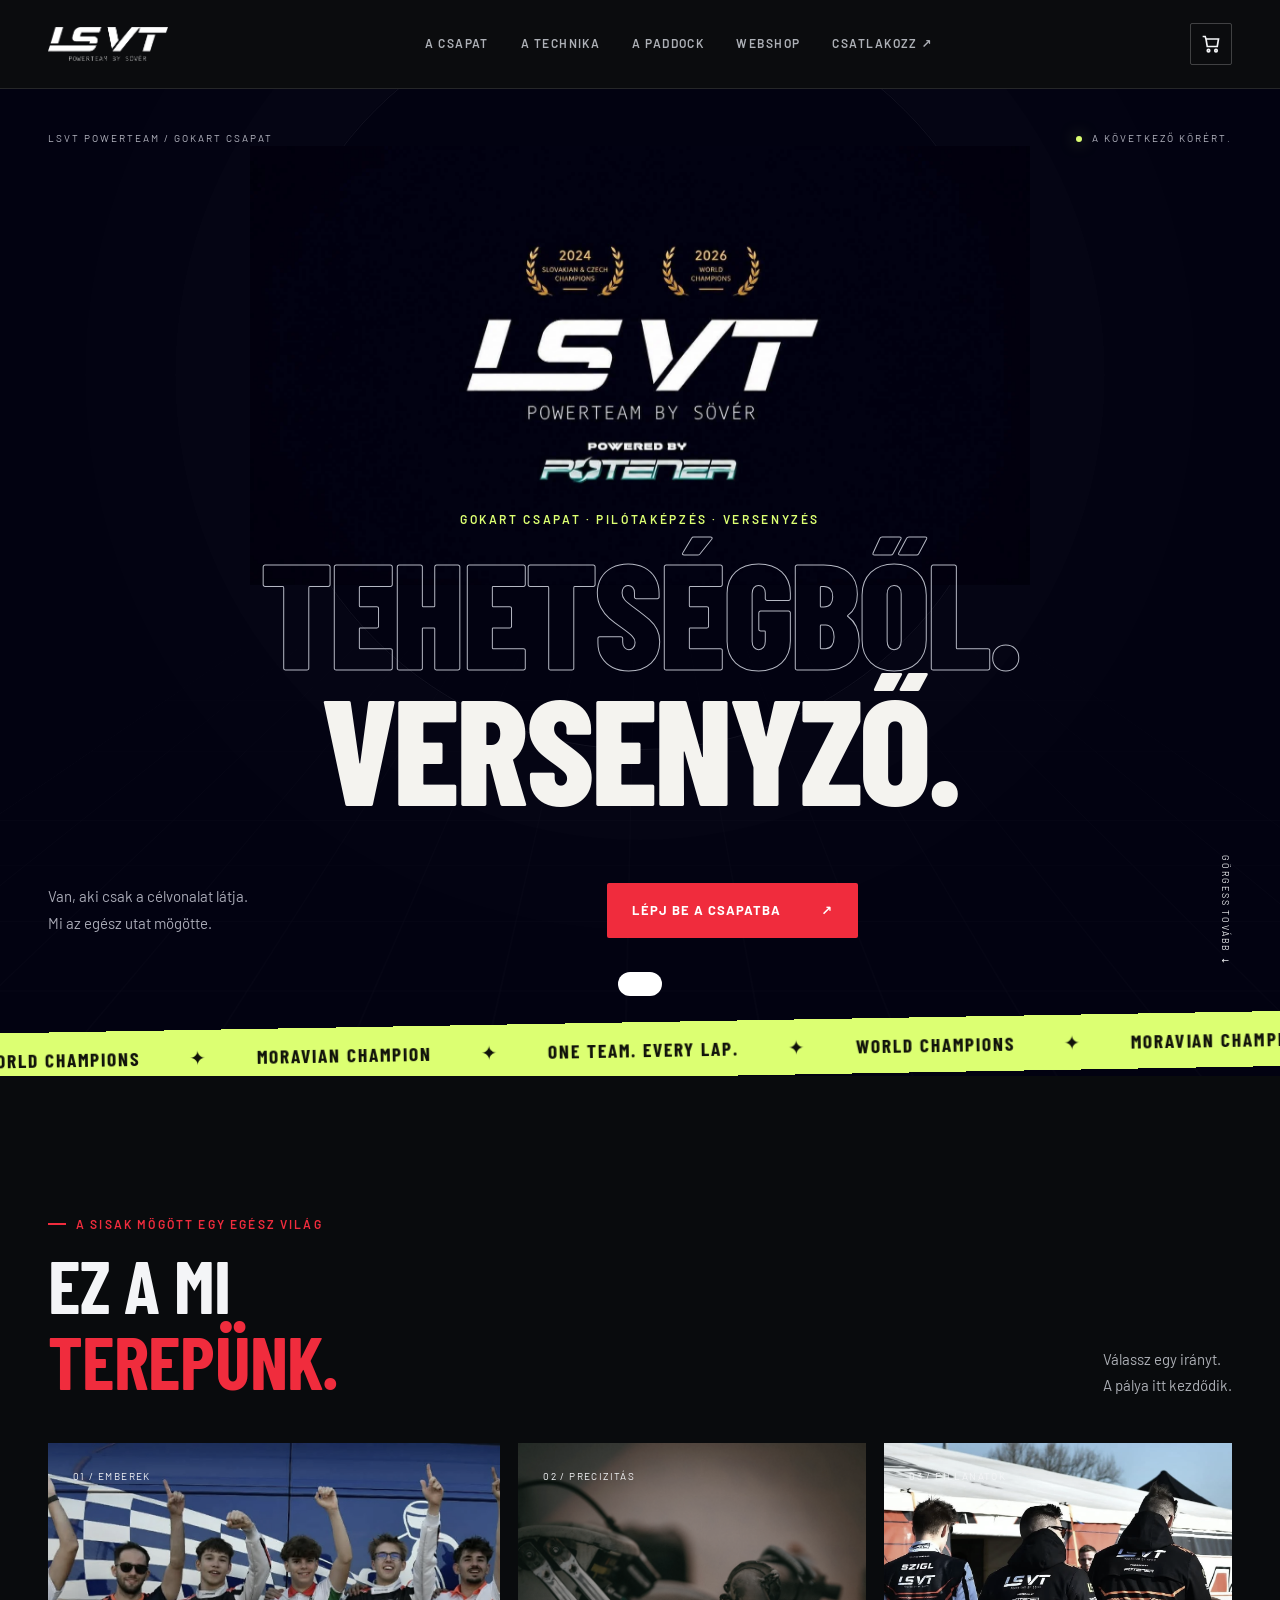
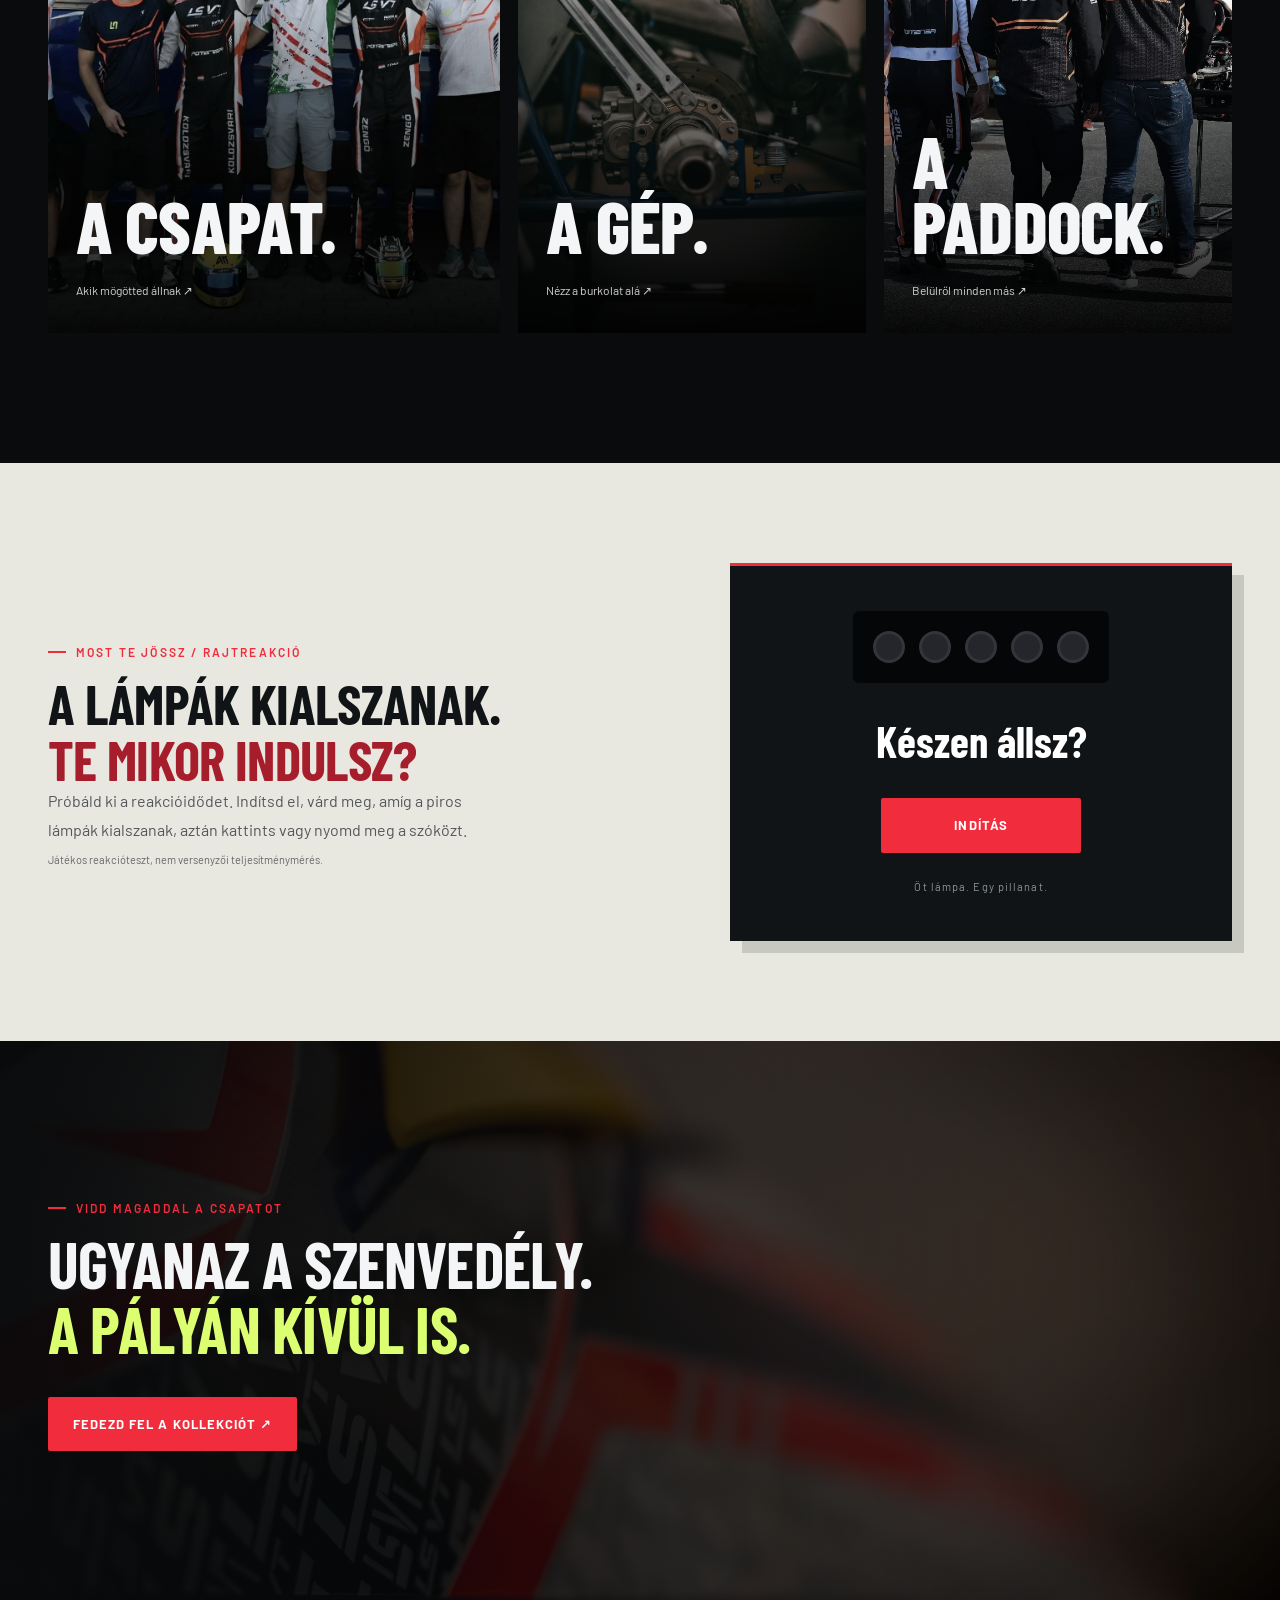
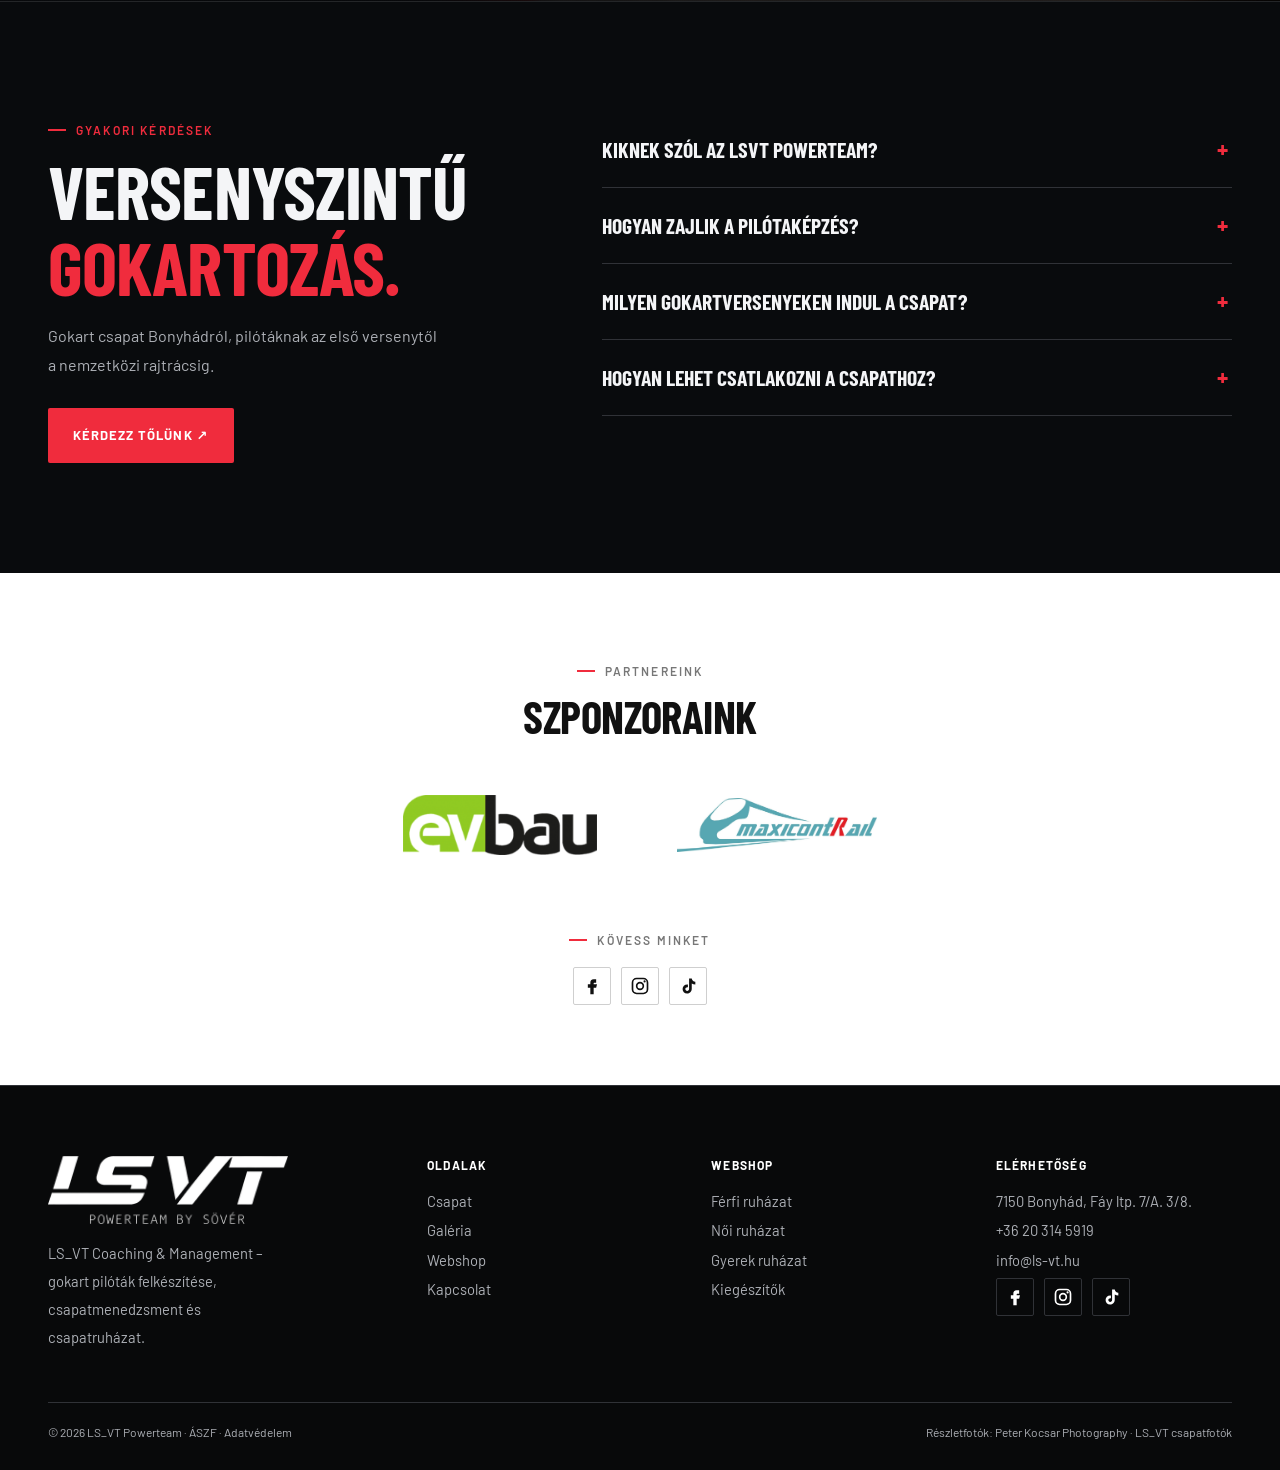
<file: index.html>
<!doctype html>
<html lang="hu">
<head>
<meta charset="utf-8">
<meta name="viewport" content="width=device-width,initial-scale=1">
<title>LSVT Powerteam – gokart csapat, pilótaképzés és versenyzés</title>
<meta name="description" content="Magyar gokart csapat: egyénre szabott pilótaképzés, gokart edzés és versenyfelkészítés a Rotax MAX Challenge versenyekre. Csatlakozz az LSVT Powerteamhez!">
<link rel="icon" href="assets/img/favicon-32.png" sizes="32x32"><link rel="icon" href="assets/img/favicon.svg" type="image/svg+xml"><link rel="apple-touch-icon" href="assets/img/apple-touch-icon.png">
<link rel="canonical" href="https://ls-vt.hu/">
<meta property="og:type" content="website"><meta property="og:locale" content="hu_HU"><meta property="og:site_name" content="LSVT Powerteam">
<meta property="og:title" content="LSVT Powerteam – gokart csapat, pilótaképzés és versenyzés"><meta property="og:description" content="Magyar gokart csapat: egyénre szabott pilótaképzés, gokart edzés és versenyfelkészítés a Rotax MAX Challenge versenyekre. Csatlakozz az LSVT Powerteamhez!">
<meta property="og:url" content="https://ls-vt.hu/"><meta property="og:image" content="https://ls-vt.hu/assets/img/og.jpg"><meta property="og:image:width" content="1200"><meta property="og:image:height" content="630">
<meta name="twitter:card" content="summary_large_image">
<link rel="preload" href="assets/fonts/barlow-condensed-latin-800-normal.woff2" as="font" type="font/woff2" crossorigin><link rel="stylesheet" href="assets/fonts.css">
<link rel="stylesheet" href="assets/style.css"><link rel="stylesheet" href="assets/experience.css">
<script type="application/ld+json">{"@context": "https://schema.org", "@graph": [{"@type": ["SportsTeam", "SportsOrganization"], "@id": "https://ls-vt.hu/#team", "name": "LSVT Powerteam", "alternateName": ["LS_VT Powerteam", "LS_VT Coaching & Management", "LSVT Powerteam by Sövér"], "sport": "Gokart (karting)", "url": "https://ls-vt.hu/", "logo": "https://ls-vt.hu/assets/img/logo-mark.png", "image": "https://ls-vt.hu/assets/img/og.jpg", "description": "Magyar gokart csapat: egyénre szabott pilótaképzés, versenyfelkészítés és csapatmenedzsment gokartversenyzőknek.", "coach": {"@type": "Person", "name": "Sövér László"}, "email": "info@ls-vt.hu", "telephone": "+36203816164", "address": {"@type": "PostalAddress", "streetAddress": "Fáy lakótelep 7/A. 3. em. 8.", "postalCode": "7150", "addressLocality": "Bonyhád", "addressCountry": "HU"}, "areaServed": "HU", "sameAs": ["https://www.facebook.com/lsvtcoachingmanagement", "https://www.instagram.com/ls_vt_powerteam/", "https://www.tiktok.com/@ls_vt_powerteam"], "parentOrganization": {"@type": "Organization", "@id": "https://ls-vt.hu/#org"}}, {"@type": "Organization", "@id": "https://ls-vt.hu/#org", "name": "LS-VT Kft.", "url": "https://ls-vt.hu/", "email": "info@ls-vt.hu", "telephone": "+36203145919", "taxID": "27753983-2-17", "logo": "https://ls-vt.hu/assets/img/logo-mark.png"}, {"@type": "WebSite", "@id": "https://ls-vt.hu/#site", "url": "https://ls-vt.hu/", "name": "LSVT Powerteam – gokart csapat", "inLanguage": "hu-HU", "publisher": {"@id": "https://ls-vt.hu/#org"}}]}</script><script type="application/ld+json">{"@context": "https://schema.org", "@type": "FAQPage", "mainEntity": [{"@type": "Question", "name": "Kiknek szól az LSVT Powerteam?", "acceptedAnswer": {"@type": "Answer", "text": "Gokartversenyzőknek és családjaiknak, akik versenyszerűen szeretnének gokartozni: kezdőknek, akik most lépnének a versenypályára, és tapasztalt pilótáknak, akik a következő szintre akarnak lépni."}}, {"@type": "Question", "name": "Hogyan zajlik a pilótaképzés?", "acceptedAnswer": {"@type": "Answer", "text": "Minden versenyzőt egyénileg felmérünk, és ehhez igazítjuk az edzésprogramot. Kiemeljük az erősségeket, pótoljuk a hiányosságokat, és a technikai mellett a mentális és fizikai felkészülésre is figyelünk."}}, {"@type": "Question", "name": "Milyen gokartversenyeken indul a csapat?", "acceptedAnswer": {"@type": "Answer", "text": "A csapat pilótái a Rotax MAX Challenge versenyein indulnak Magyarországon, Szlovákiában és Olaszországban. A versenysorozatot mindig a pilóta szintjéhez és céljaihoz igazítva választjuk ki."}}, {"@type": "Question", "name": "Hogyan lehet csatlakozni a csapathoz?", "acceptedAnswer": {"@type": "Answer", "text": "Írj nekünk a kapcsolat űrlapon, vagy hívd Sövér Lászlót a +36 20 381 6164-es számon. Egy kötetlen beszélgetéssel kezdünk, utána közösen döntjük el a következő lépést."}}]}</script>
</head>
<body data-page="home"><div id="hdr"></div><main id="main"><section class="race-hero"><div class="race-grid" aria-hidden="true"></div><div class="race-orbit" aria-hidden="true"></div><div class="wrap race-intro"><div class="race-top"><span>LSVT POWERTEAM / GOKART CSAPAT</span><span class="status-dot">A KÖVETKEZŐ KÖRÉRT.</span></div><div class="brand-stage"><img src="assets/img/brand.webp" alt="LSVT Powerteam by Sövér, powered by Potenza" fetchpriority="high"></div><h1 class="race-title"><small class="race-kicker">Gokart csapat · pilótaképzés · versenyzés</small><span>TEHETSÉGBŐL.</span><strong>VERSENYZŐ.</strong></h1><div class="race-bottom"><p>Van, aki csak a célvonalat látja.<br>Mi az egész utat mögötte.</p><a href="csapat.html" class="btn btn-red">Lépj be a csapatba <span>↗</span></a><a href="#paddock" class="scroll-cue">GÖRGESS TOVÁBB ↓</a></div></div><div class="race-ticker"><div>WORLD CHAMPIONS <b>✦</b> MORAVIAN CHAMPION <b>✦</b> ONE TEAM. EVERY LAP. <b>✦</b> WORLD CHAMPIONS <b>✦</b> MORAVIAN CHAMPION <b>✦</b> ONE TEAM. EVERY LAP. <b>✦</b></div></div></section>
<section id="paddock" class="portal-section wrap"><div class="head-row"><div><span class="eyebrow">A sisak mögött egy egész világ</span><h2>Ez a mi<br><em>terepünk.</em></h2></div><p>Válassz egy irányt.<br>A pálya itt kezdődik.</p></div><div class="portal-grid"><a class="portal" href="csapat.html"><img src="assets/img/team-new.webp" alt="Az LS_VT csapata" loading="lazy"><span class="portal-num">01 / EMBEREK</span><div><h3>A csapat.</h3><span>Akik mögötted állnak ↗</span></div></a><a class="portal" href="technika.html"><img src="assets/img/engine.webp" alt="A gokart technikája" loading="lazy"><span class="portal-num">02 / PRECIZITÁS</span><div><h3>A gép.</h3><span>Nézz a burkolat alá ↗</span></div></a><a class="portal" href="galeria.html"><img src="assets/img/paddock.webp" alt="Élet a paddockban" loading="lazy"><span class="portal-num">03 / PILLANATOK</span><div><h3>A paddock.</h3><span>Belülről minden más ↗</span></div></a></div></section>
<section class="reaction-section"><div class="wrap reaction-layout"><div><span class="eyebrow">Most te jössz / Rajtreakció</span><h2>A lámpák kialszanak.<br><em>Te mikor indulsz?</em></h2><p>Próbáld ki a reakcióidődet. Indítsd el, várd meg, amíg a piros lámpák kialszanak, aztán kattints vagy nyomd meg a szóközt.</p><small>Játékos reakcióteszt, nem versenyzői teljesítménymérés.</small></div><div class="reaction-console"><div class="start-lights" aria-hidden="true"><i></i><i></i><i></i><i></i><i></i></div><output id="reaction-result" aria-live="polite">Készen állsz?</output><button class="btn btn-red" id="reaction-button">Indítás</button><span id="reaction-best">Öt lámpa. Egy pillanat.</span></div></div></section>
<section class="shop-launch"><img src="assets/img/livery.webp" alt="LS_VT csapatszínek" loading="lazy"><div class="wrap"><span class="eyebrow">Vidd magaddal a csapatot</span><h2>Ugyanaz a szenvedély.<br><em>A pályán kívül is.</em></h2><a class="btn btn-red" href="webshop.html">Fedezd fel a kollekciót ↗</a></div></section><section class="faq-section" id="gyik"><div class="wrap faq-layout"><div><span class="eyebrow">Gyakori kérdések</span><h2>Versenyszintű<br><em>gokartozás.</em></h2><p>Gokart csapat Bonyhádról, pilótáknak az első versenytől a nemzetközi rajtrácsig.</p><a class="btn btn-red" href="csapat.html#kapcsolat">Kérdezz tőlünk ↗</a></div><div class="faq-list"><details><summary>Kiknek szól az LSVT Powerteam?</summary><p>Gokartversenyzőknek és családjaiknak, akik versenyszerűen szeretnének gokartozni: kezdőknek, akik most lépnének a versenypályára, és tapasztalt pilótáknak, akik a következő szintre akarnak lépni.</p></details><details><summary>Hogyan zajlik a pilótaképzés?</summary><p>Minden versenyzőt egyénileg felmérünk, és ehhez igazítjuk az edzésprogramot. Kiemeljük az erősségeket, pótoljuk a hiányosságokat, és a technikai mellett a mentális és fizikai felkészülésre is figyelünk.</p></details><details><summary>Milyen gokartversenyeken indul a csapat?</summary><p>A csapat pilótái a Rotax MAX Challenge versenyein indulnak Magyarországon, Szlovákiában és Olaszországban. A versenysorozatot mindig a pilóta szintjéhez és céljaihoz igazítva választjuk ki.</p></details><details><summary>Hogyan lehet csatlakozni a csapathoz?</summary><p>Írj nekünk a kapcsolat űrlapon, vagy hívd Sövér Lászlót a +36 20 381 6164-es számon. Egy kötetlen beszélgetéssel kezdünk, utána közösen döntjük el a következő lépést.</p></details></div></div></section><section id="szponzorok">
  <div class="wrap" style="text-align:center">
    <span class="eyebrow">Partnereink</span><h2>Szponzoraink</h2>
    <div class="spons">
      <a href="https://evbau.hu/" target="_blank" rel="noopener"><img src="assets/img/sp-evbau.png" alt="EVBAU" loading="lazy"></a>
      <a href="https://maxicontrail.hu/" target="_blank" rel="noopener"><img src="assets/img/sp-rail.jpg" alt="Maxi Con Trail" loading="lazy"></a>
    </div>
    <p class="eyebrow" style="margin-top:56px">Kövess minket</p><div data-social class="social-center"></div>
  </div>
</section></main><div id="ftr"></div><script src="assets/app.js"></script><script src="assets/experience.js"></script></body></html>
</file>
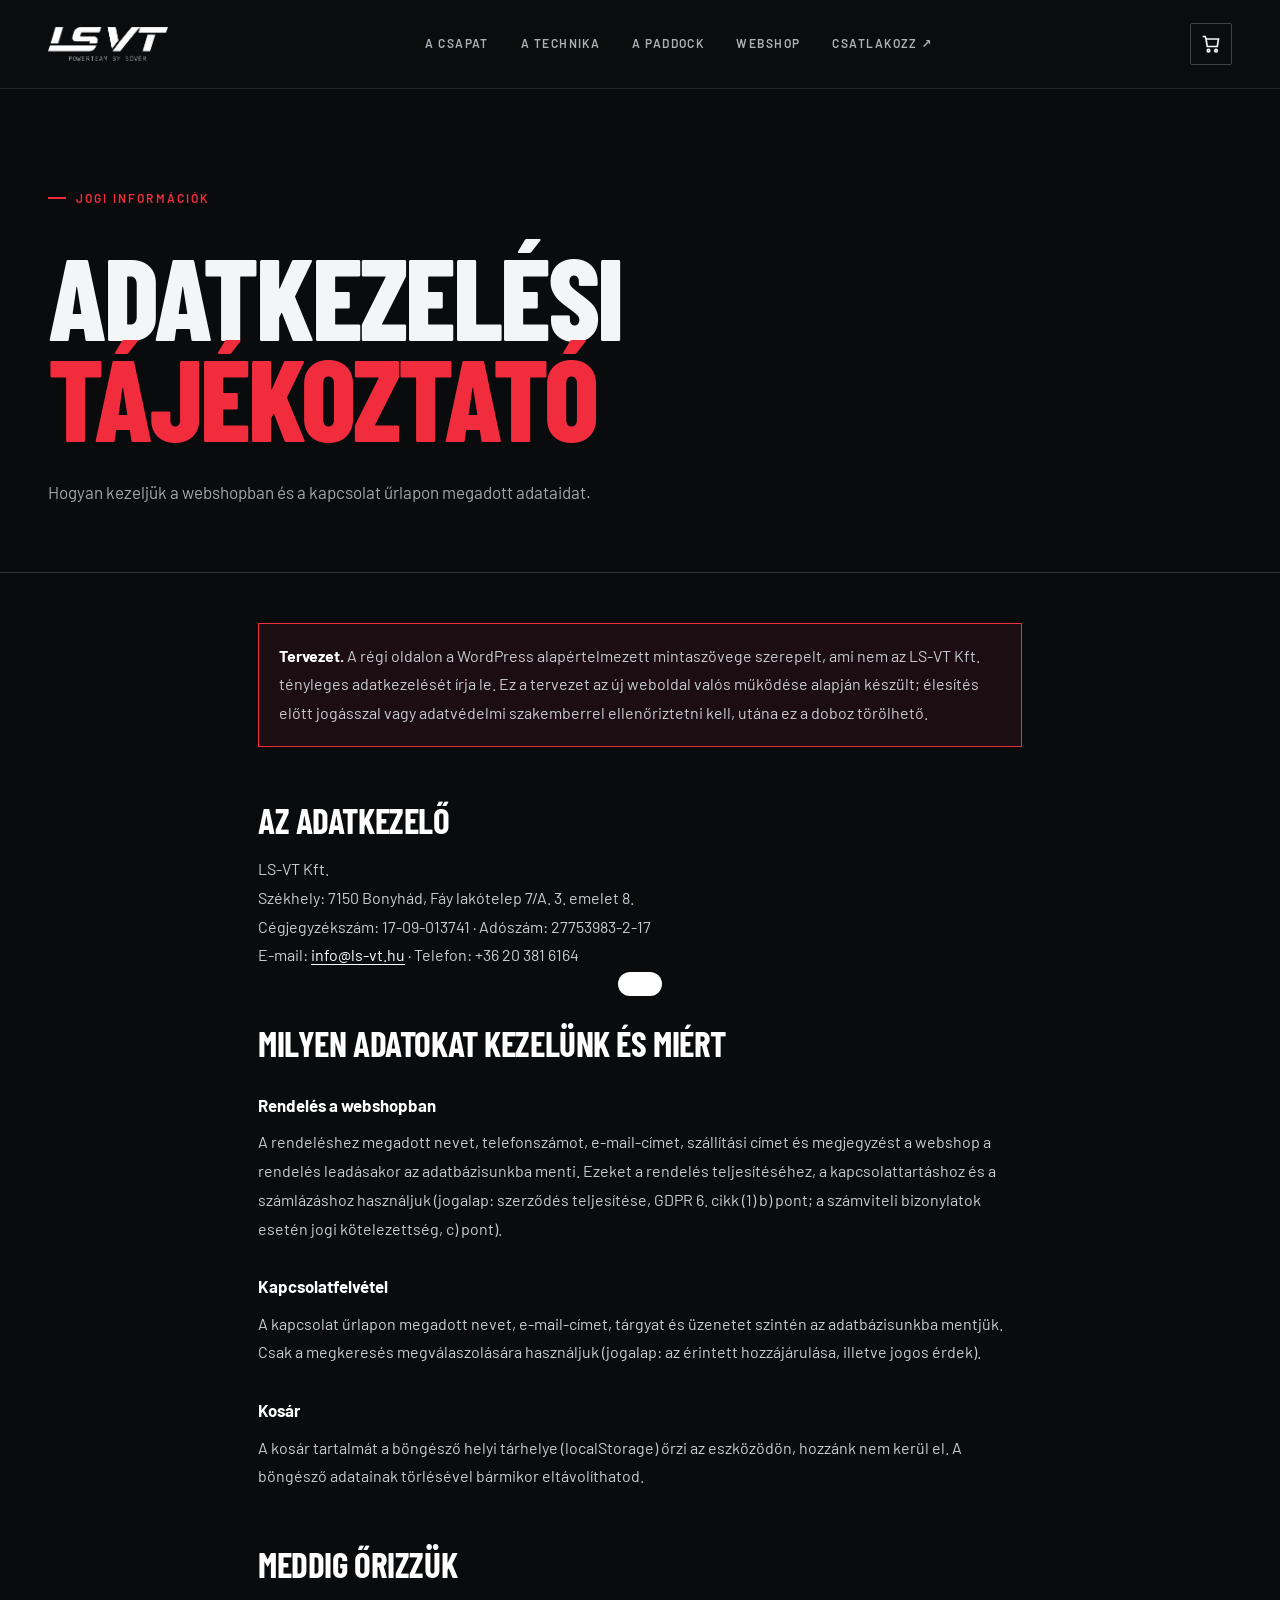
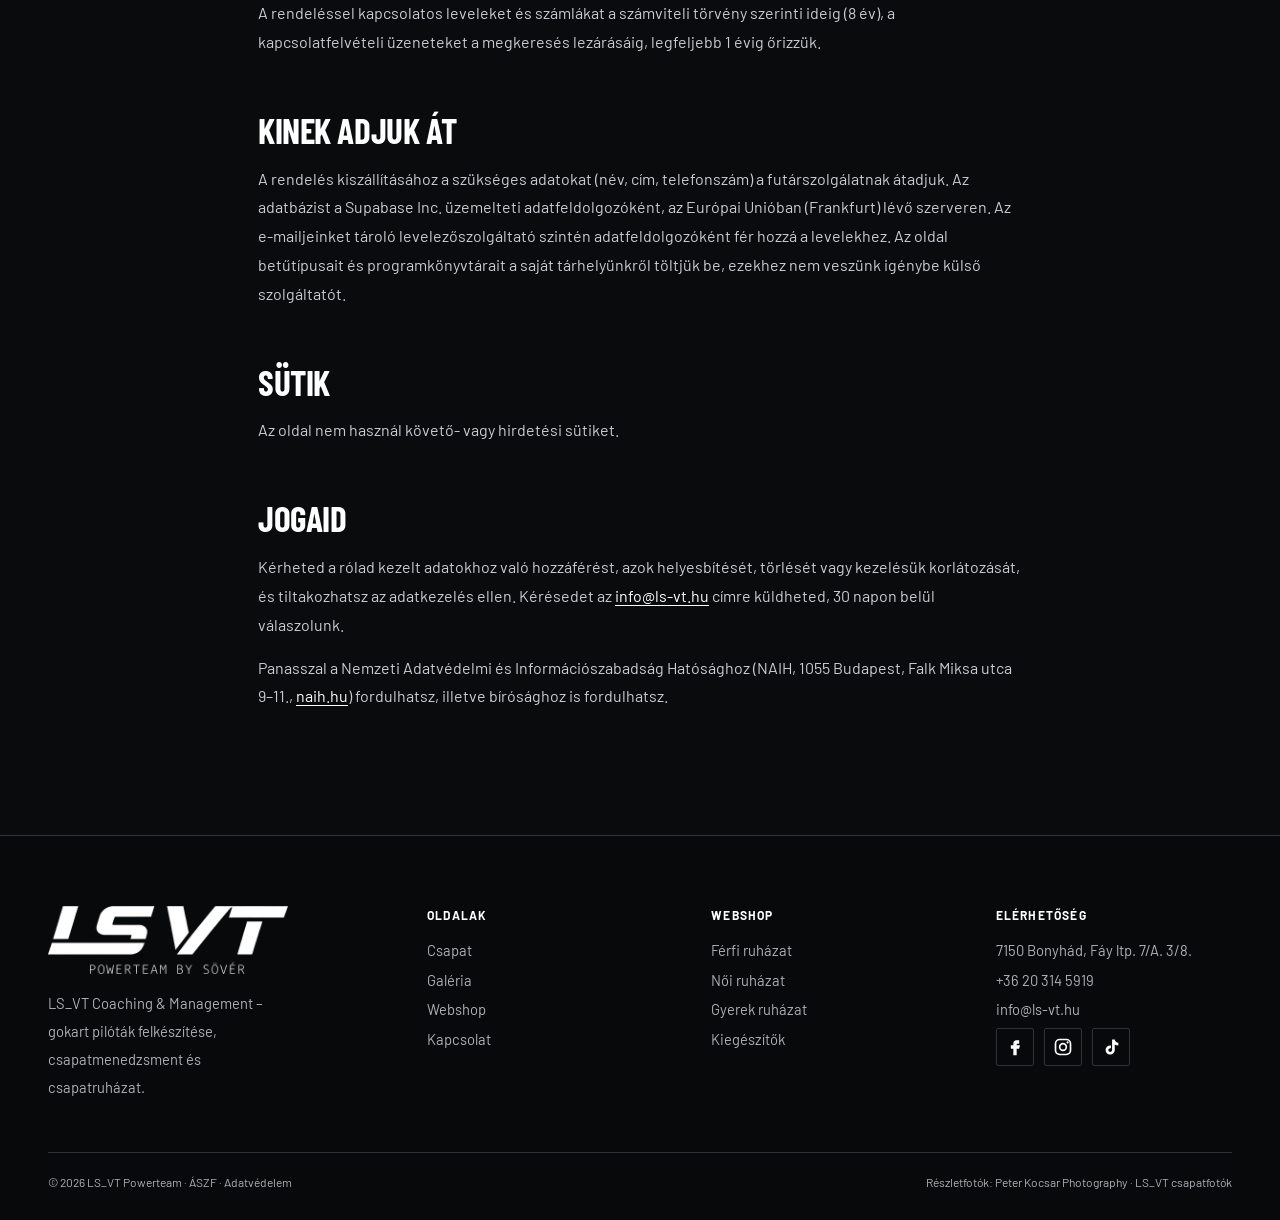
<file: adatvedelem.html>
<!doctype html>
<html lang="hu">
<head>
<meta charset="utf-8">
<meta name="viewport" content="width=device-width,initial-scale=1">
<title>Adatkezelési tájékoztató – LSVT Powerteam</title>
<meta name="description" content="Az LS-VT Kft. adatkezelési tájékoztatója.">
<link rel="icon" href="assets/img/favicon-32.png" sizes="32x32"><link rel="icon" href="assets/img/favicon.svg" type="image/svg+xml"><link rel="apple-touch-icon" href="assets/img/apple-touch-icon.png">
<link rel="canonical" href="https://ls-vt.hu/adatvedelem">
<meta property="og:type" content="website"><meta property="og:locale" content="hu_HU"><meta property="og:site_name" content="LSVT Powerteam">
<meta property="og:title" content="Adatkezelési tájékoztató – LSVT Powerteam"><meta property="og:description" content="Az LS-VT Kft. adatkezelési tájékoztatója.">
<meta property="og:url" content="https://ls-vt.hu/adatvedelem"><meta property="og:image" content="https://ls-vt.hu/assets/img/og.jpg"><meta property="og:image:width" content="1200"><meta property="og:image:height" content="630">
<meta name="twitter:card" content="summary_large_image">
<link rel="preload" href="assets/fonts/barlow-condensed-latin-800-normal.woff2" as="font" type="font/woff2" crossorigin><link rel="stylesheet" href="assets/fonts.css">
<link rel="stylesheet" href="assets/style.css"><link rel="stylesheet" href="assets/experience.css">
</head>
<body data-page="legal"><div id="hdr"></div><main id="main">
<header class="chapter-head wrap"><span class="eyebrow">Jogi információk</span><h1>Adatkezelési<br><em>tájékoztató</em></h1><p>Hogyan kezeljük a webshopban és a kapcsolat űrlapon megadott adataidat.</p></header>
<article class="wrap legal">
<div class="legal-note"><strong>Tervezet.</strong> A régi oldalon a WordPress alapértelmezett mintaszövege szerepelt, ami nem az LS-VT Kft. tényleges adatkezelését írja le. Ez a tervezet az új weboldal valós működése alapján készült; élesítés előtt jogásszal vagy adatvédelmi szakemberrel ellenőriztetni kell, utána ez a doboz törölhető.</div>
<h2>Az adatkezelő</h2>
<p>LS-VT Kft.<br>Székhely: 7150 Bonyhád, Fáy lakótelep 7/A. 3. emelet 8.<br>Cégjegyzékszám: 17-09-013741 · Adószám: 27753983-2-17<br>E-mail: <a href="mailto:info@ls-vt.hu">info@ls-vt.hu</a> · Telefon: +36 20 381 6164</p>
<h2>Milyen adatokat kezelünk és miért</h2>
<h4>Rendelés a webshopban</h4>
<p>A rendeléshez megadott nevet, telefonszámot, e-mail-címet, szállítási címet és megjegyzést a webshop a rendelés leadásakor az adatbázisunkba menti. Ezeket a rendelés teljesítéséhez, a kapcsolattartáshoz és a számlázáshoz használjuk (jogalap: szerződés teljesítése, GDPR 6. cikk (1) b) pont; a számviteli bizonylatok esetén jogi kötelezettség, c) pont).</p>
<h4>Kapcsolatfelvétel</h4>
<p>A kapcsolat űrlapon megadott nevet, e-mail-címet, tárgyat és üzenetet szintén az adatbázisunkba mentjük. Csak a megkeresés megválaszolására használjuk (jogalap: az érintett hozzájárulása, illetve jogos érdek).</p>
<h4>Kosár</h4>
<p>A kosár tartalmát a böngésző helyi tárhelye (localStorage) őrzi az eszközödön, hozzánk nem kerül el. A böngésző adatainak törlésével bármikor eltávolíthatod.</p>
<h2>Meddig őrizzük</h2>
<p>A rendeléssel kapcsolatos leveleket és számlákat a számviteli törvény szerinti ideig (8 év), a kapcsolatfelvételi üzeneteket a megkeresés lezárásáig, legfeljebb 1 évig őrizzük.</p>
<h2>Kinek adjuk át</h2>
<p>A rendelés kiszállításához a szükséges adatokat (név, cím, telefonszám) a futárszolgálatnak átadjuk. Az adatbázist a Supabase Inc. üzemelteti adatfeldolgozóként, az Európai Unióban (Frankfurt) lévő szerveren. Az e-mailjeinket tároló levelezőszolgáltató szintén adatfeldolgozóként fér hozzá a levelekhez. Az oldal betűtípusait és programkönyvtárait a saját tárhelyünkről töltjük be, ezekhez nem veszünk igénybe külső szolgáltatót.</p>
<h2>Sütik</h2>
<p>Az oldal nem használ követő- vagy hirdetési sütiket.</p>
<h2>Jogaid</h2>
<p>Kérheted a rólad kezelt adatokhoz való hozzáférést, azok helyesbítését, törlését vagy kezelésük korlátozását, és tiltakozhatsz az adatkezelés ellen. Kérésedet az <a href="mailto:info@ls-vt.hu">info@ls-vt.hu</a> címre küldheted, 30 napon belül válaszolunk.</p>
<p>Panasszal a Nemzeti Adatvédelmi és Információszabadság Hatósághoz (NAIH, 1055 Budapest, Falk Miksa utca 9–11., <a href="https://naih.hu" target="_blank" rel="noopener">naih.hu</a>) fordulhatsz, illetve bírósághoz is fordulhatsz.</p>
</article></main><div id="ftr"></div><script src="assets/app.js"></script><script src="assets/experience.js"></script></body></html>
</file>
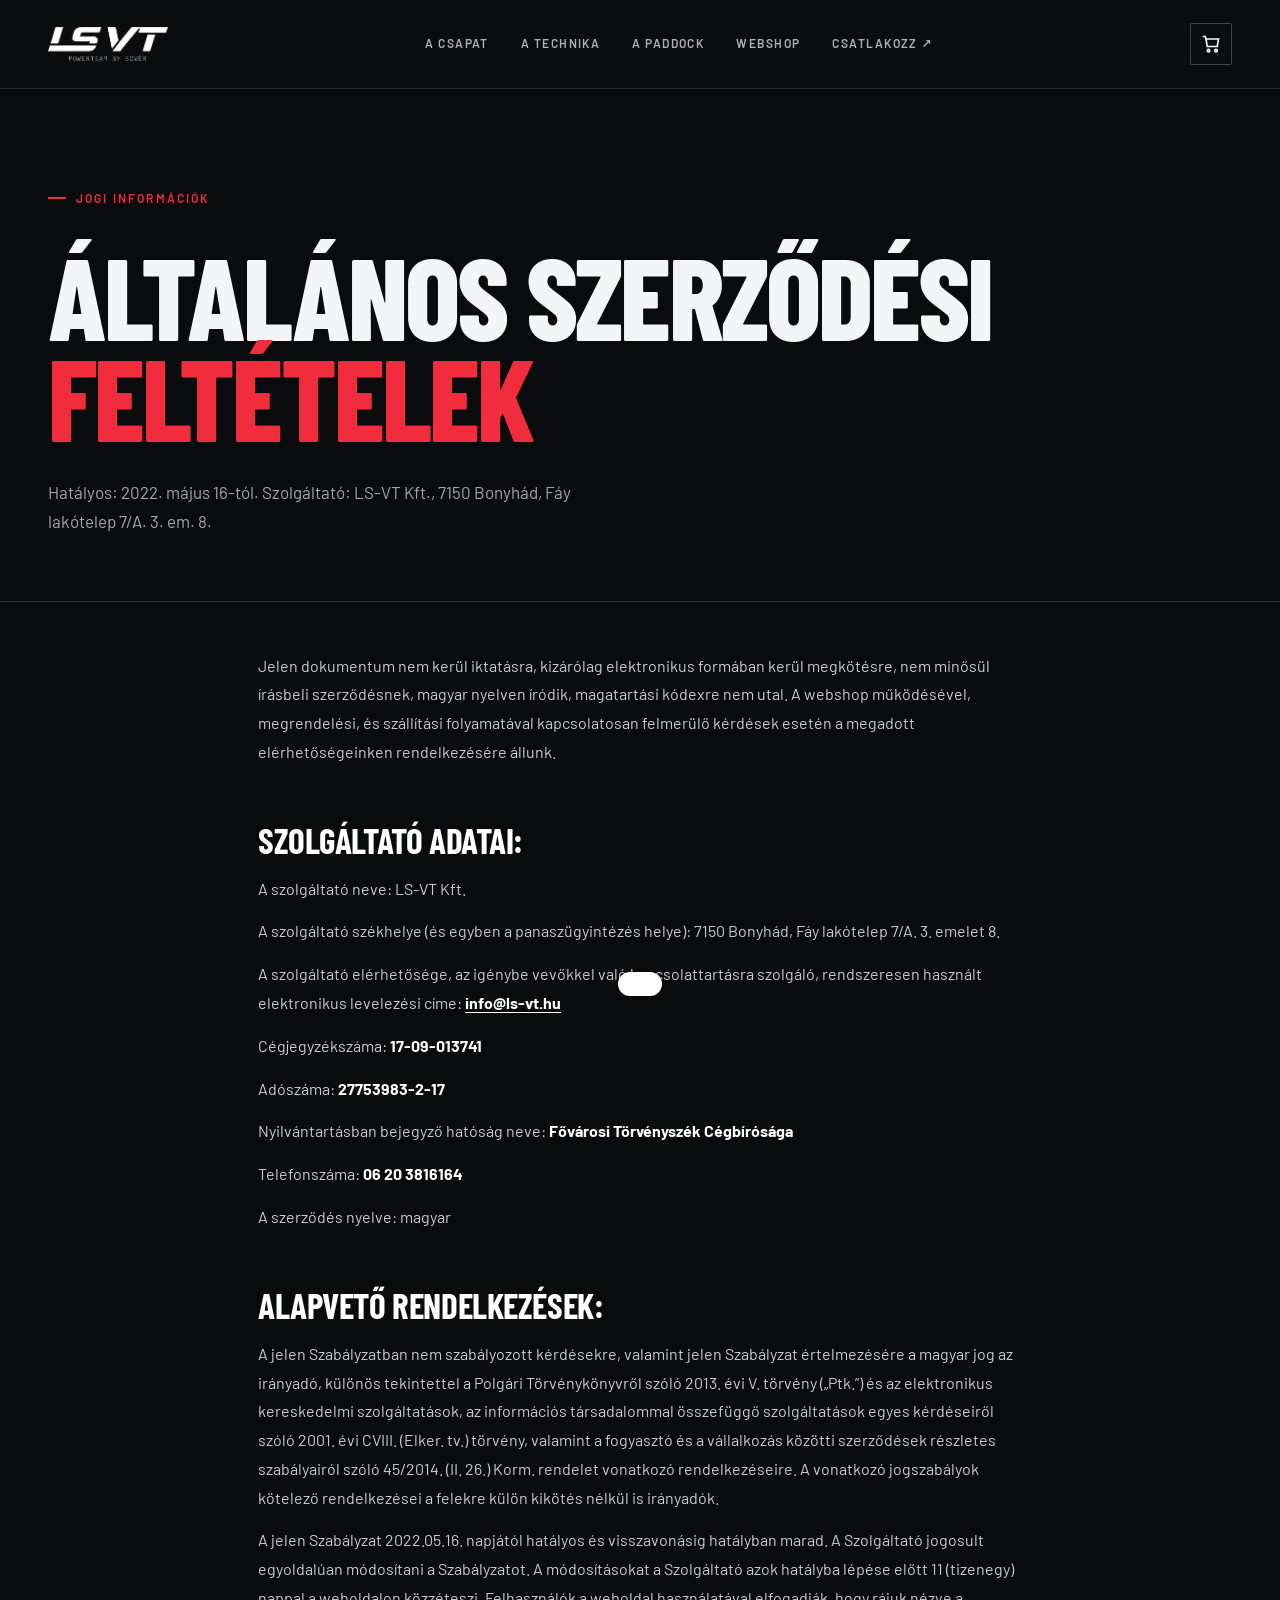
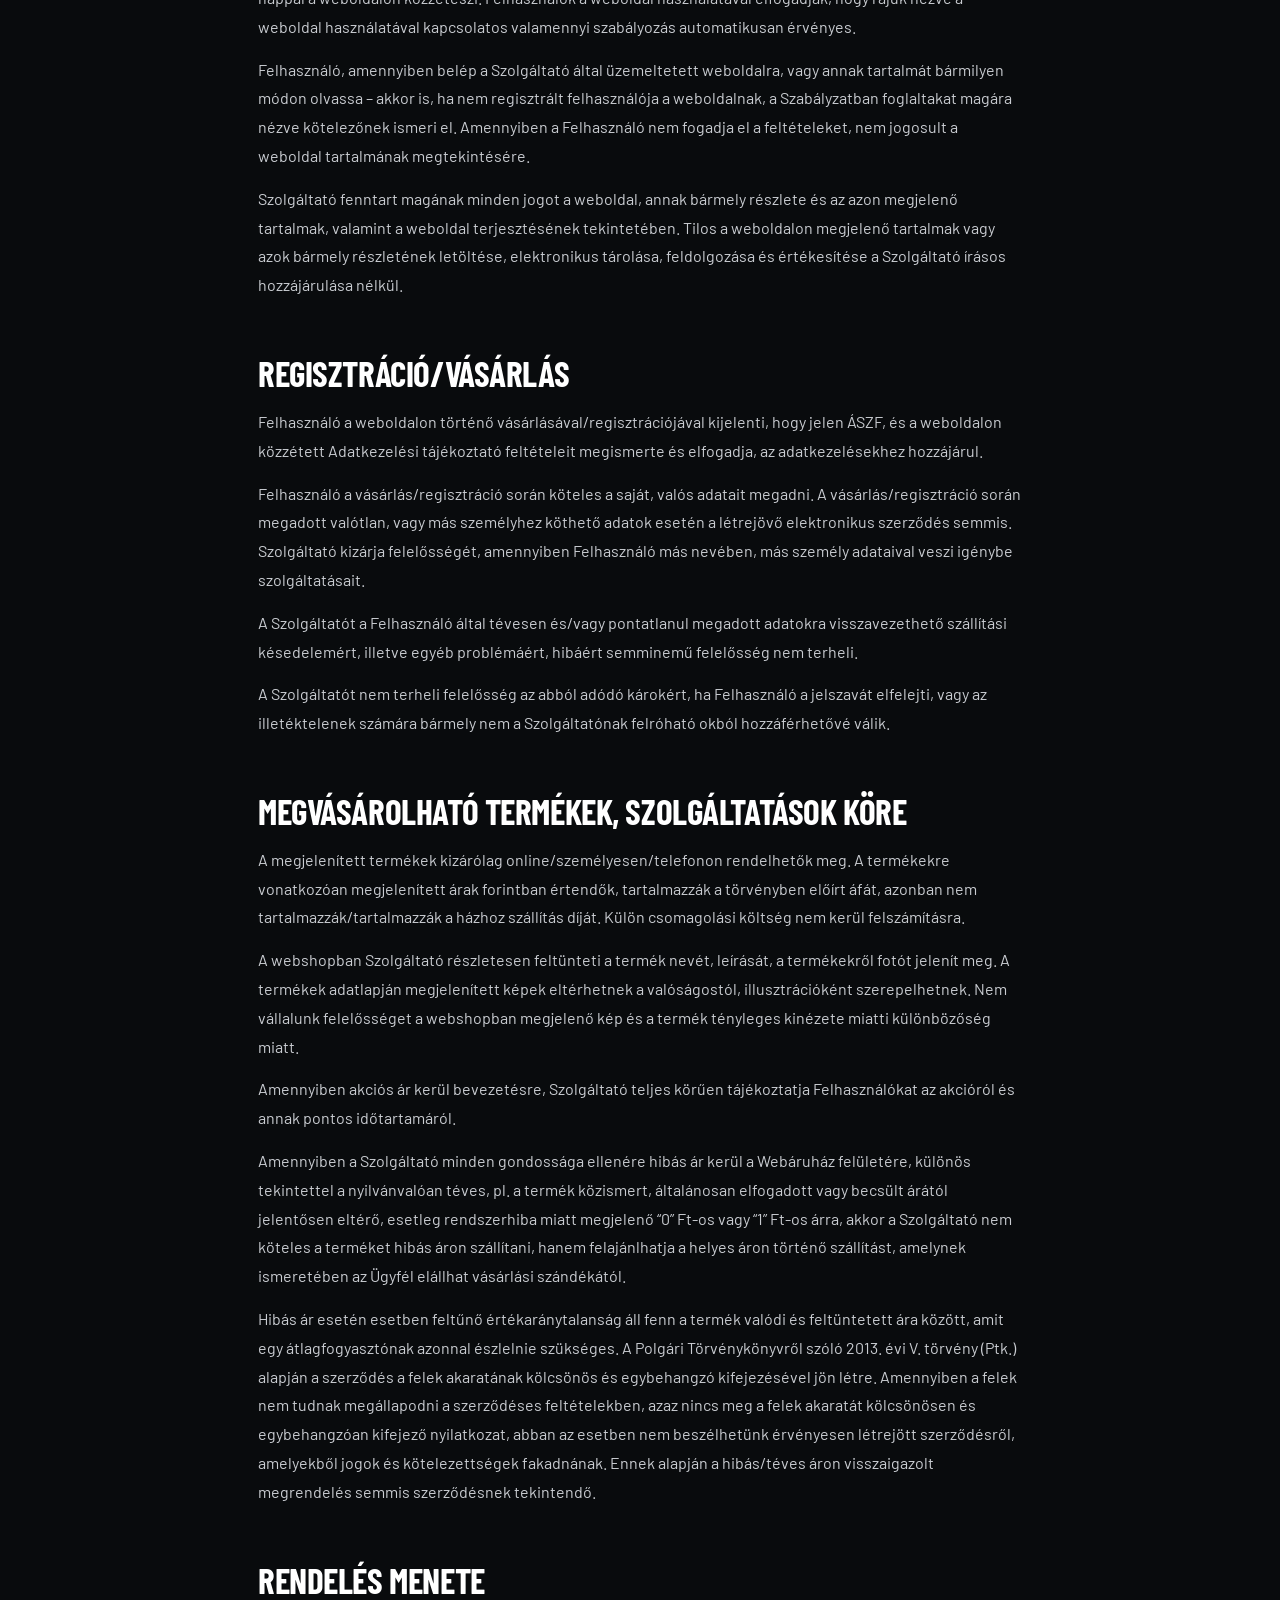
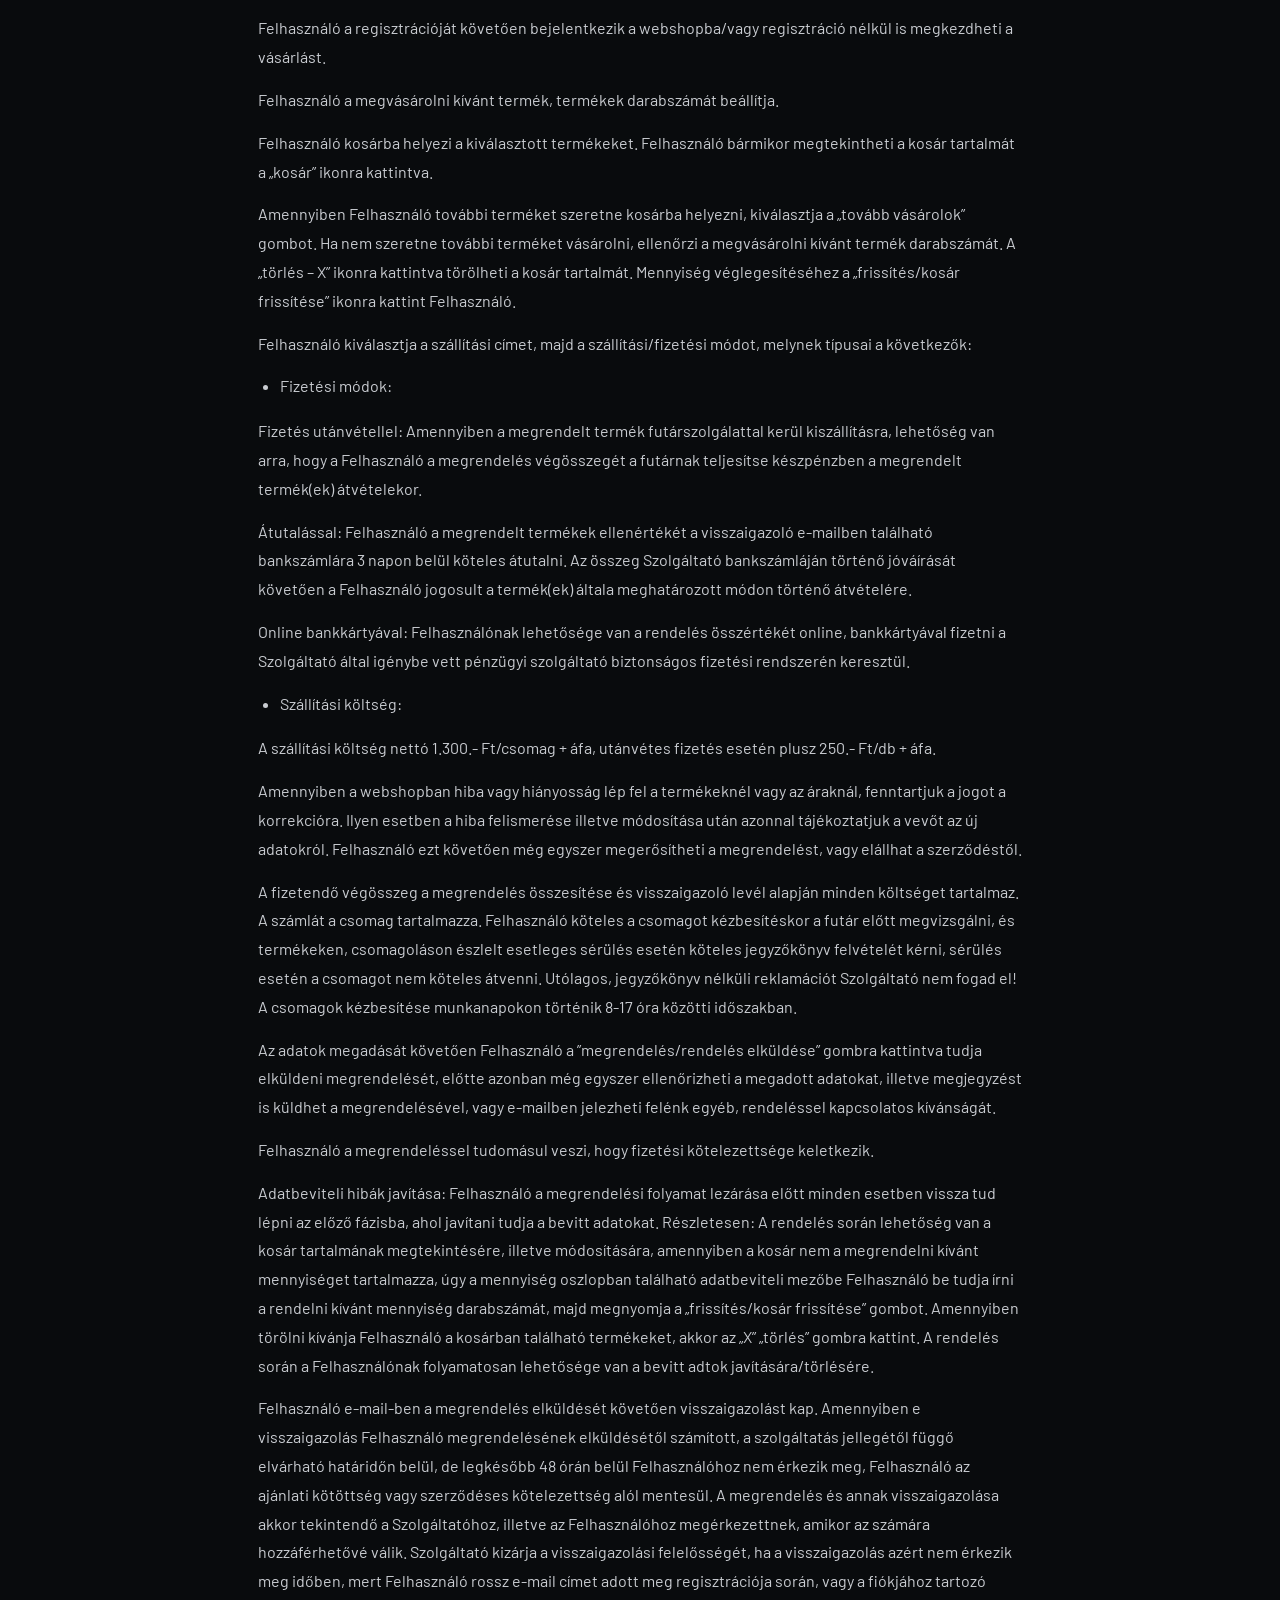
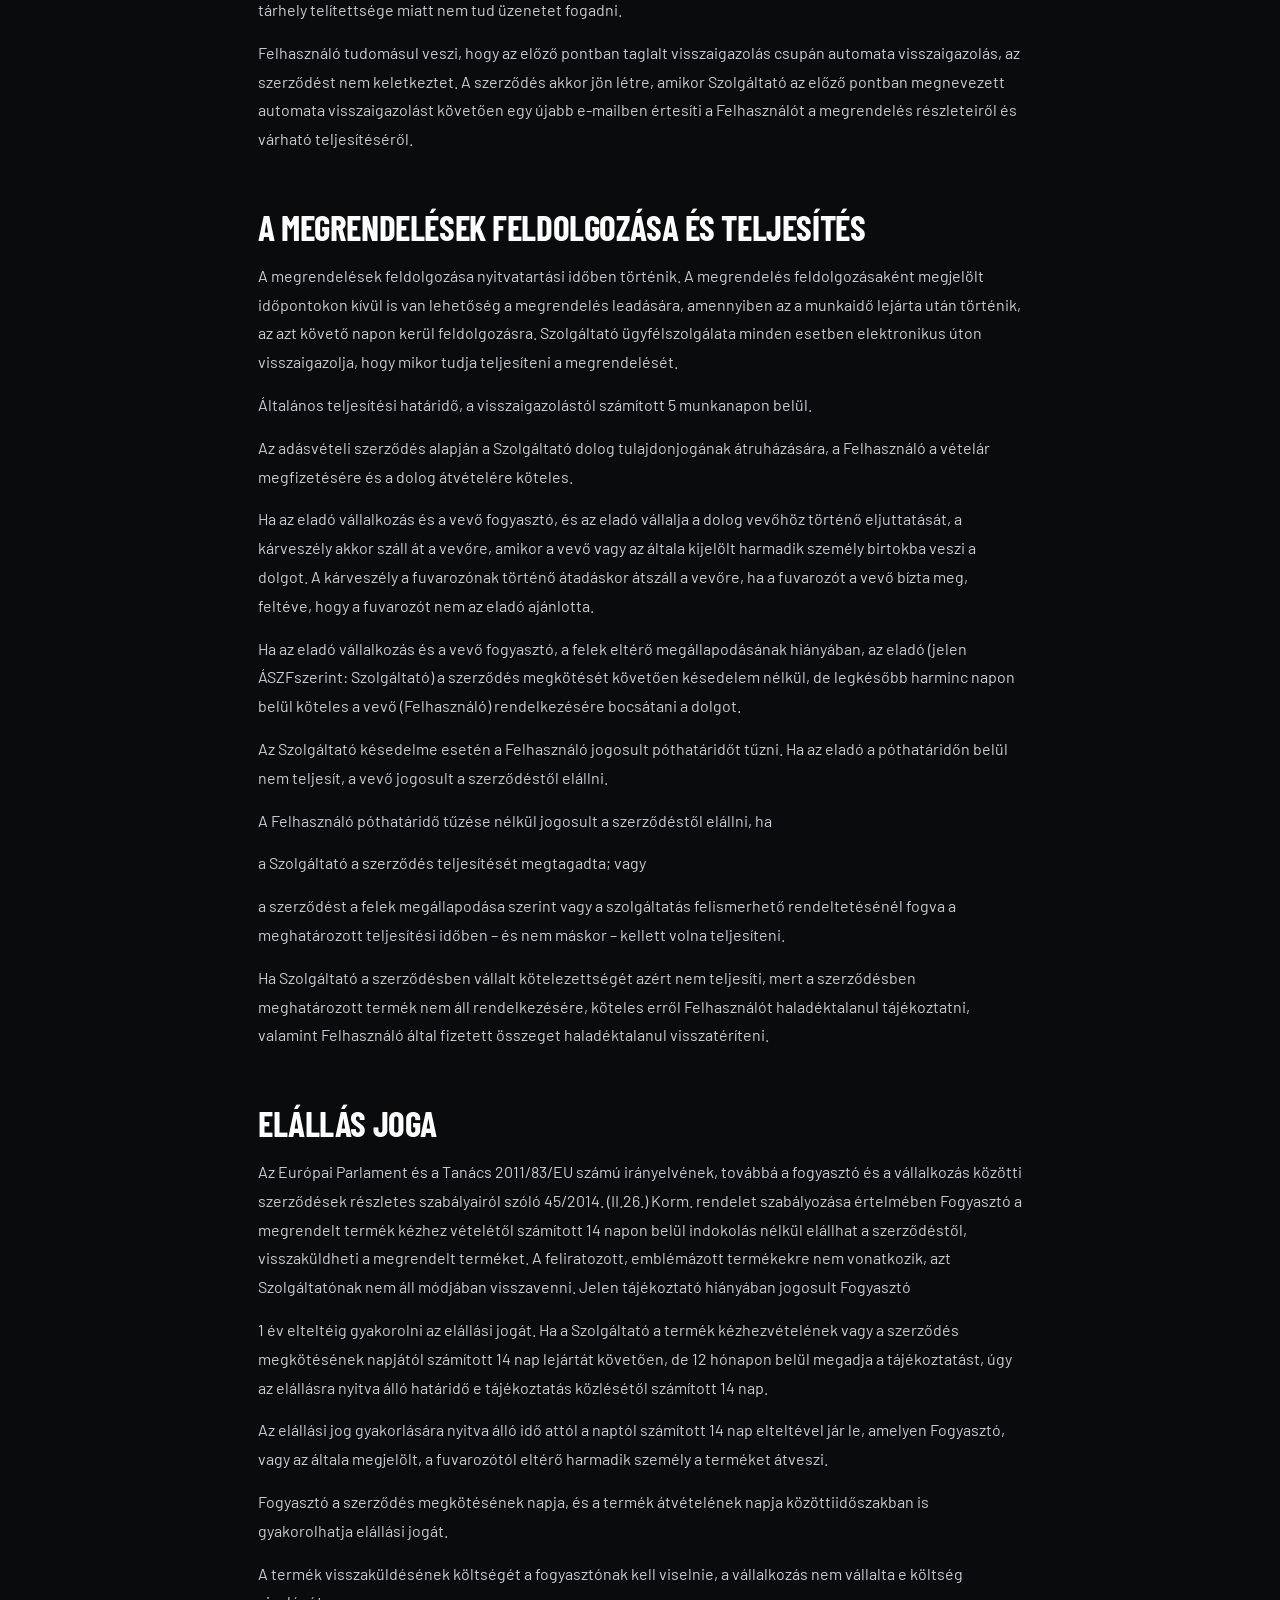
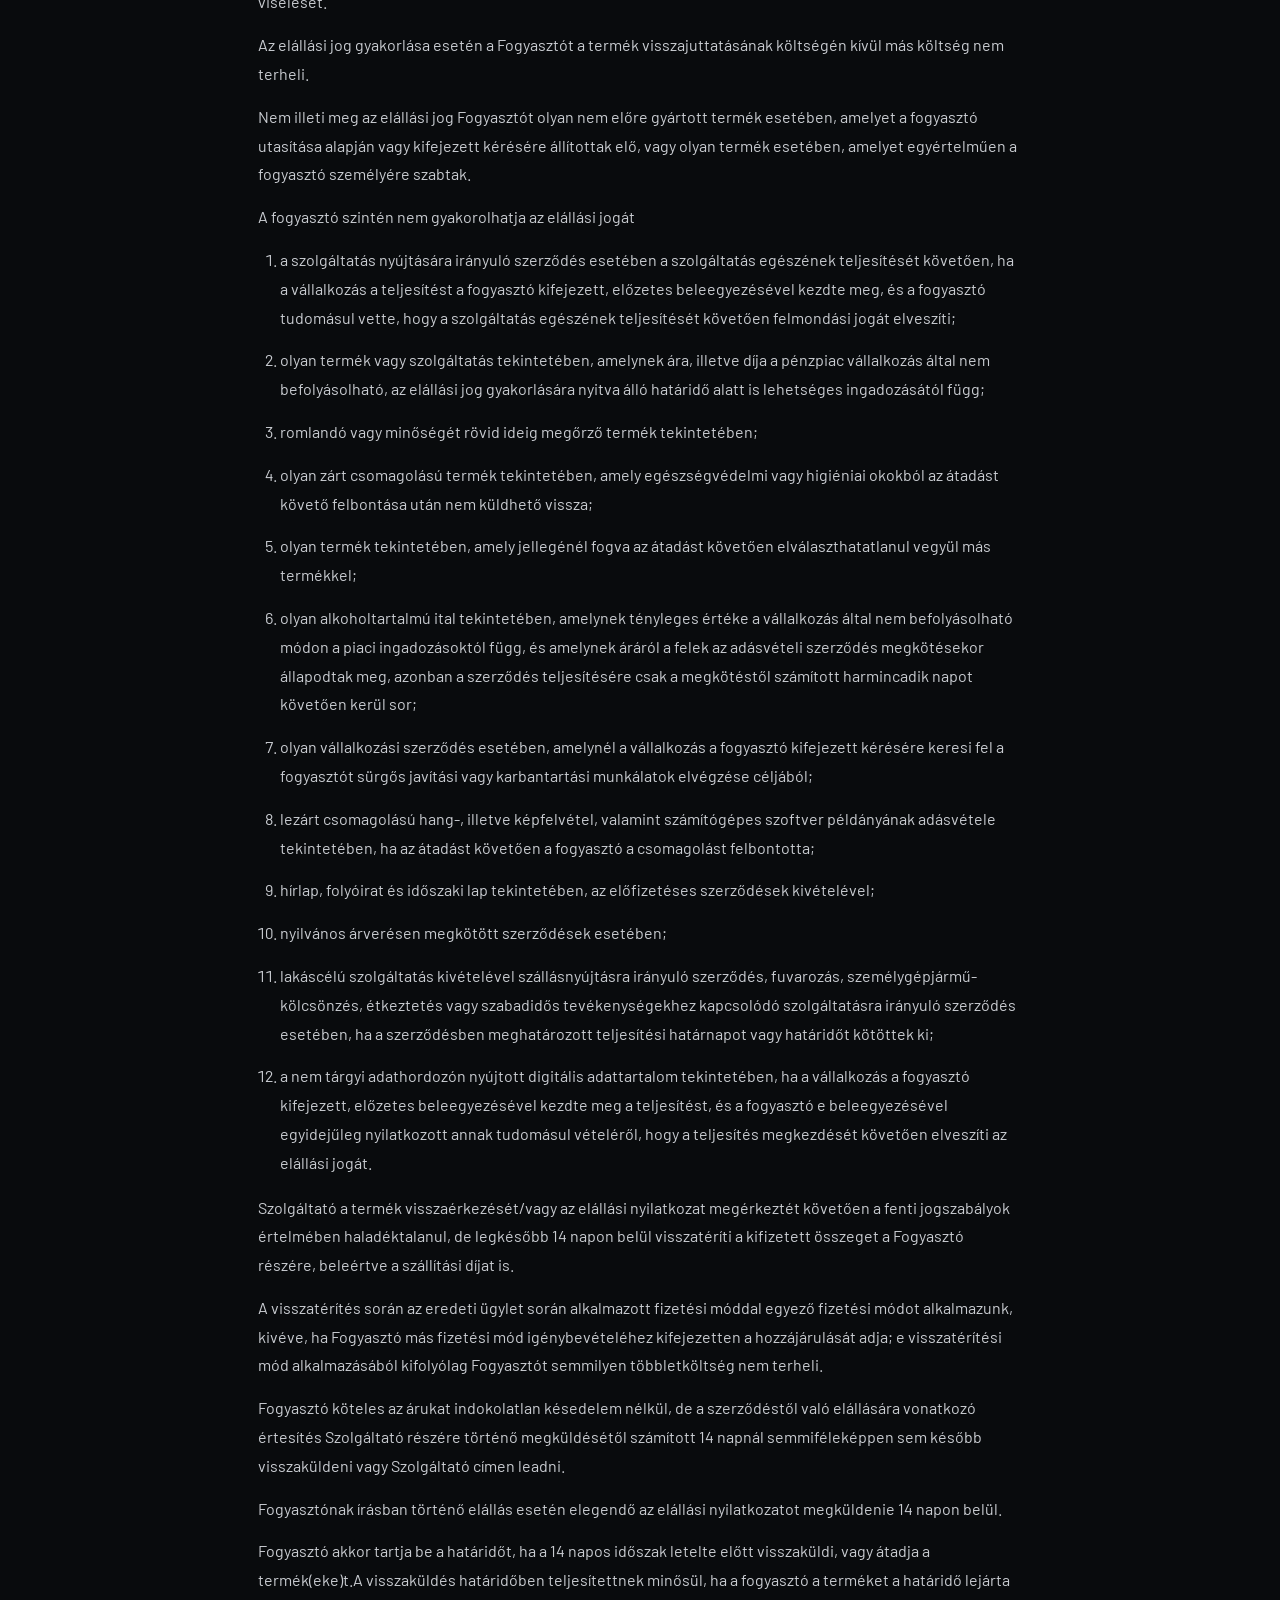
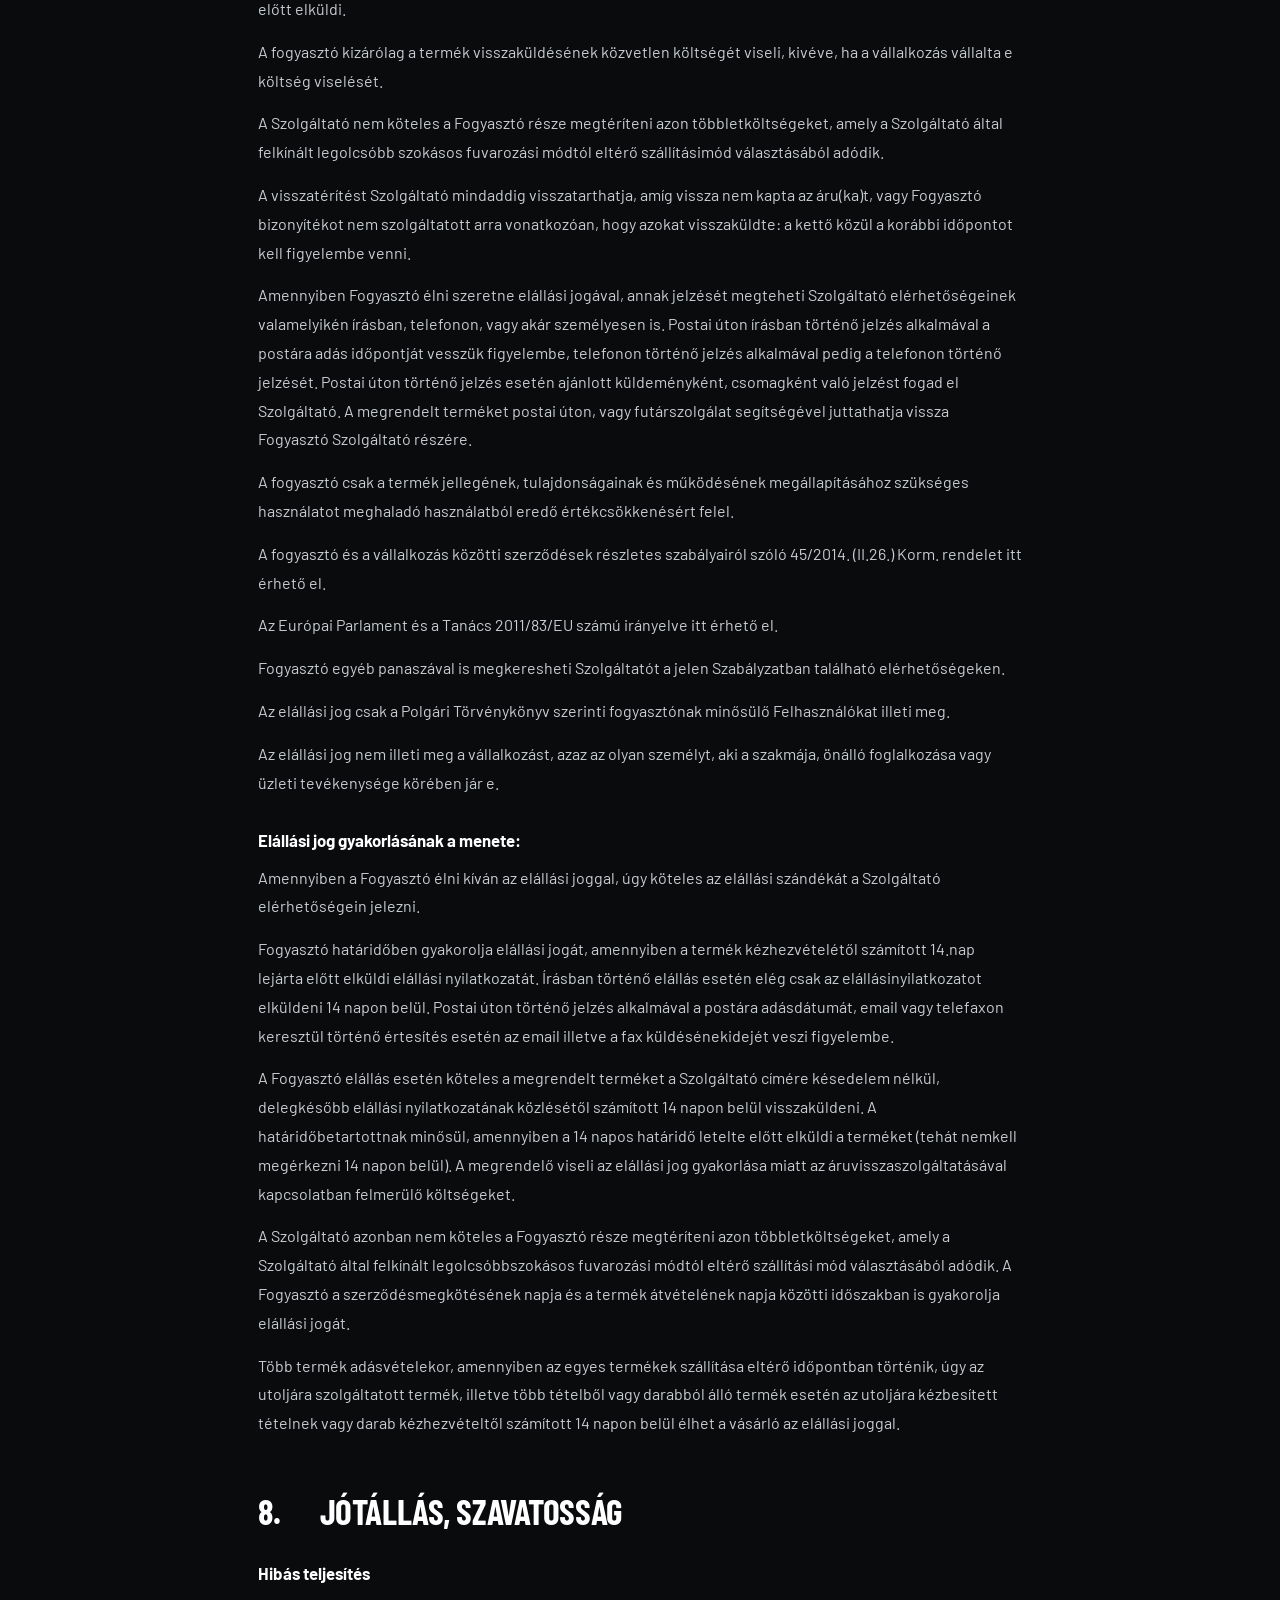
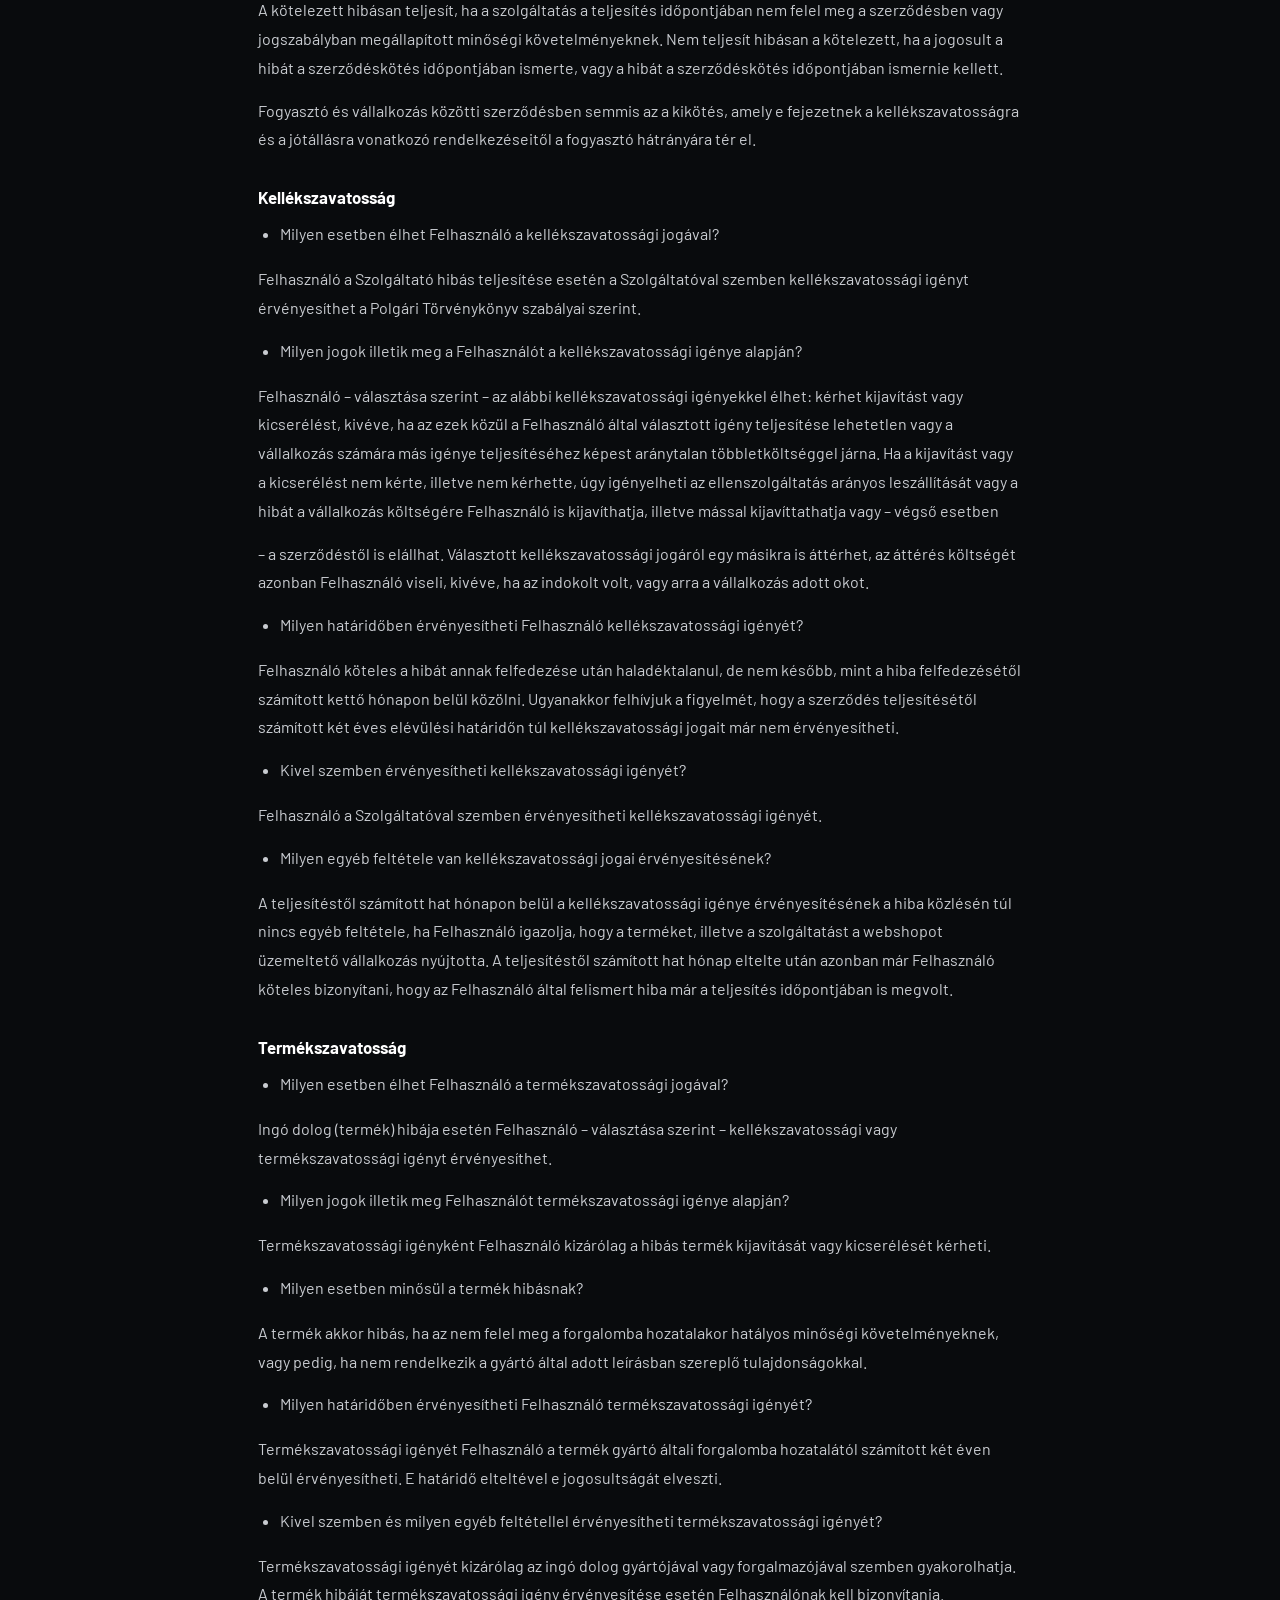
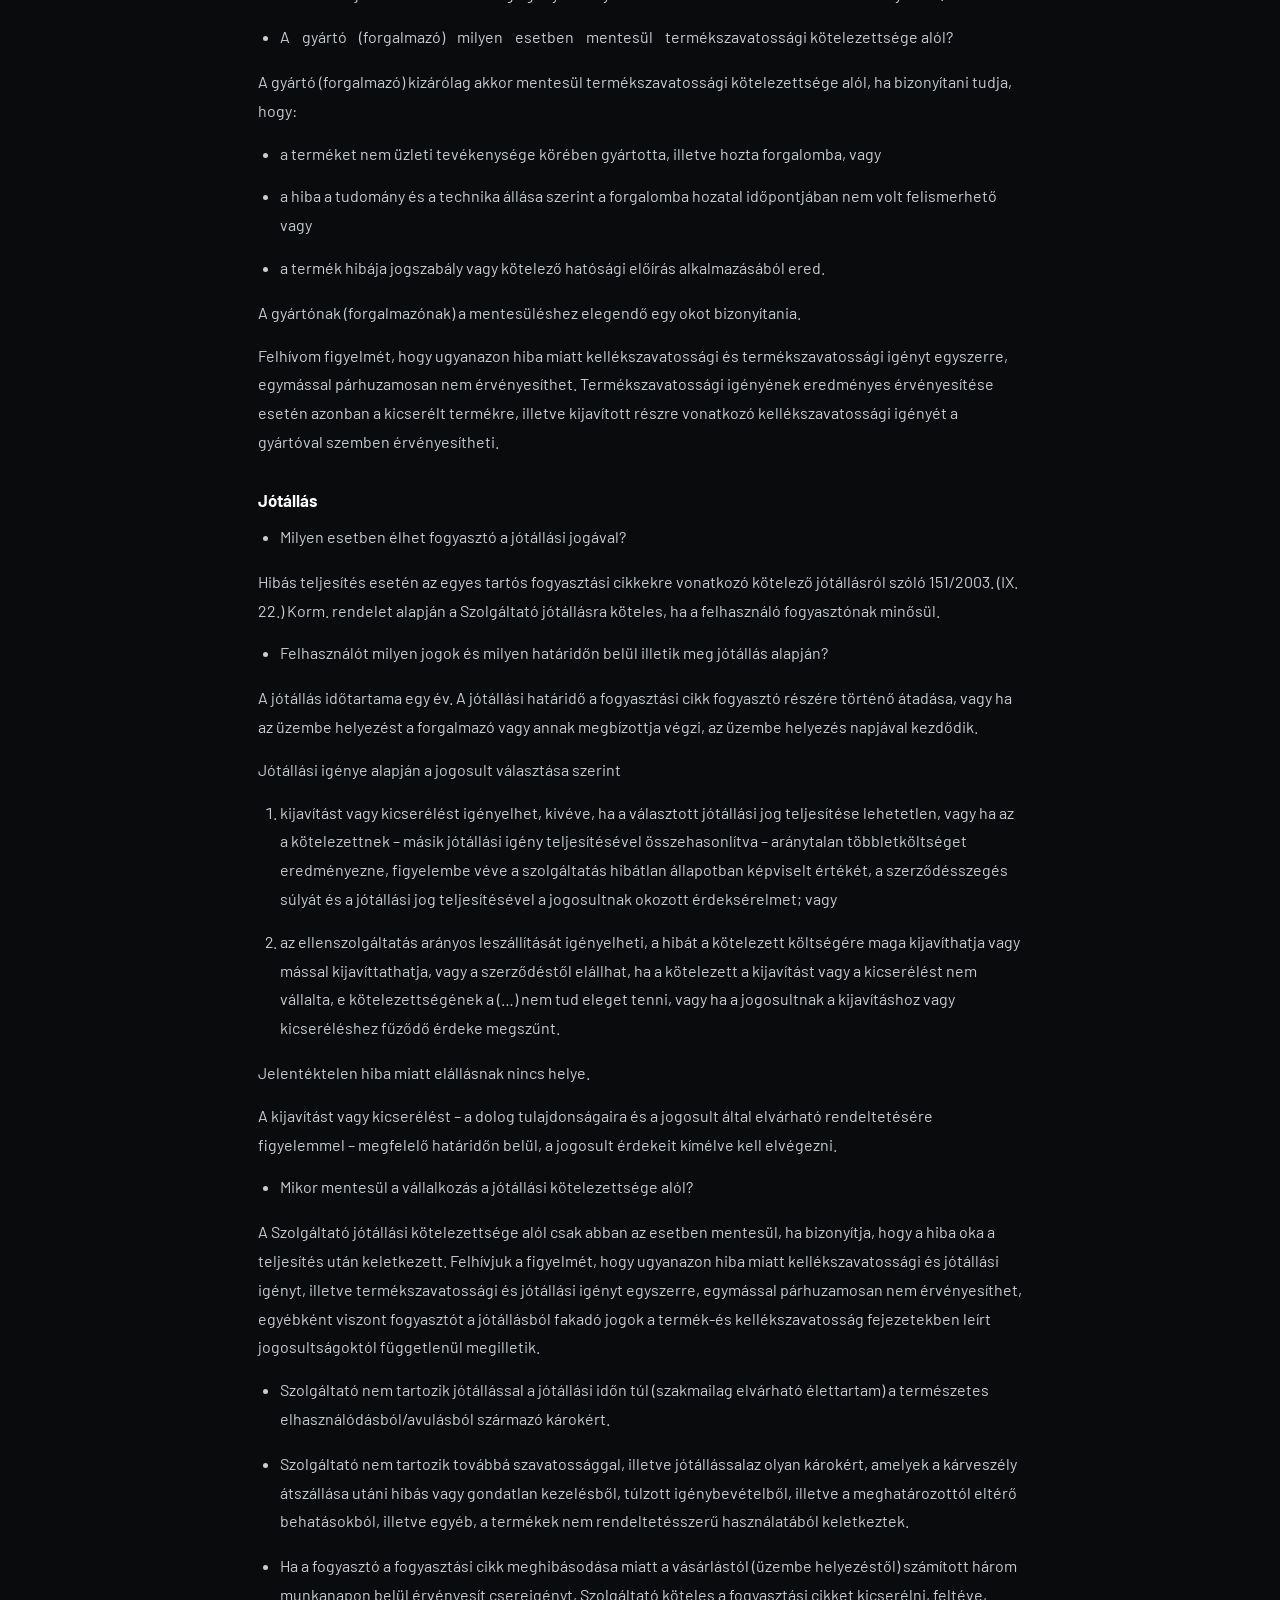
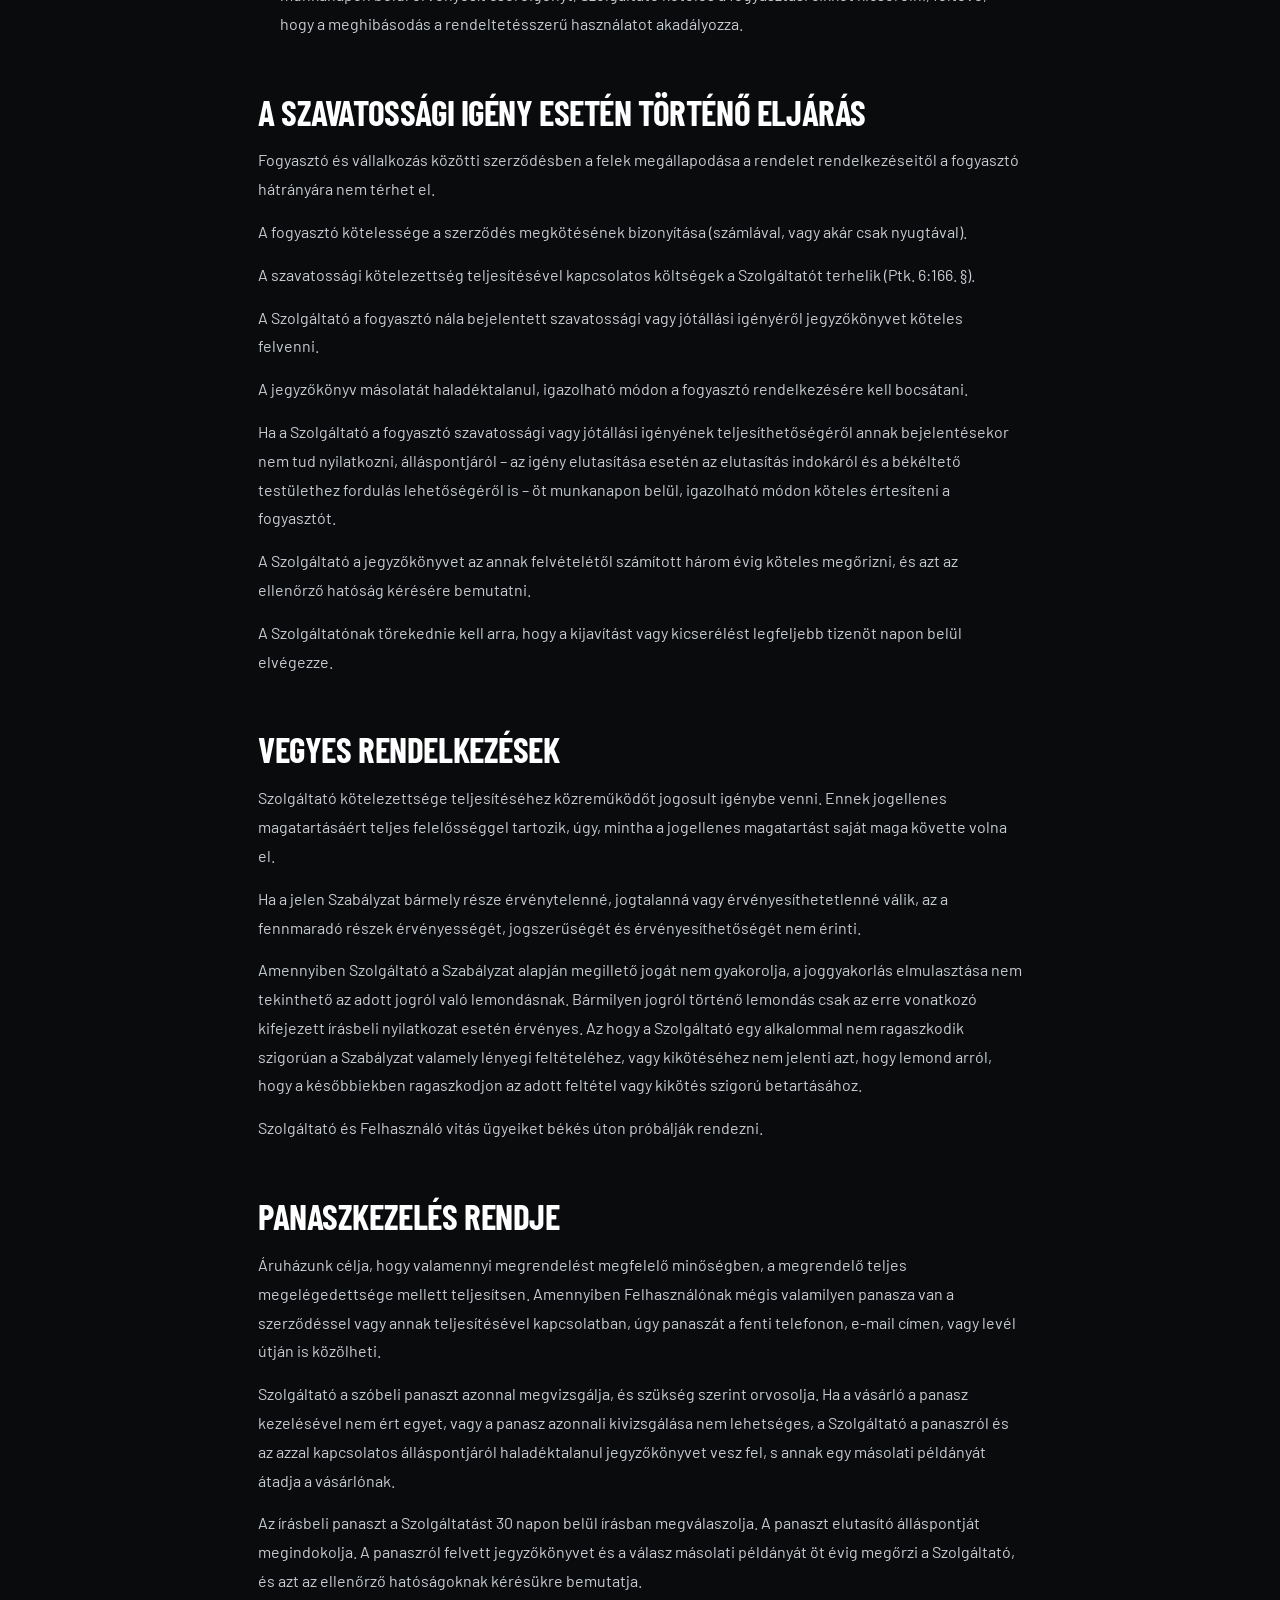
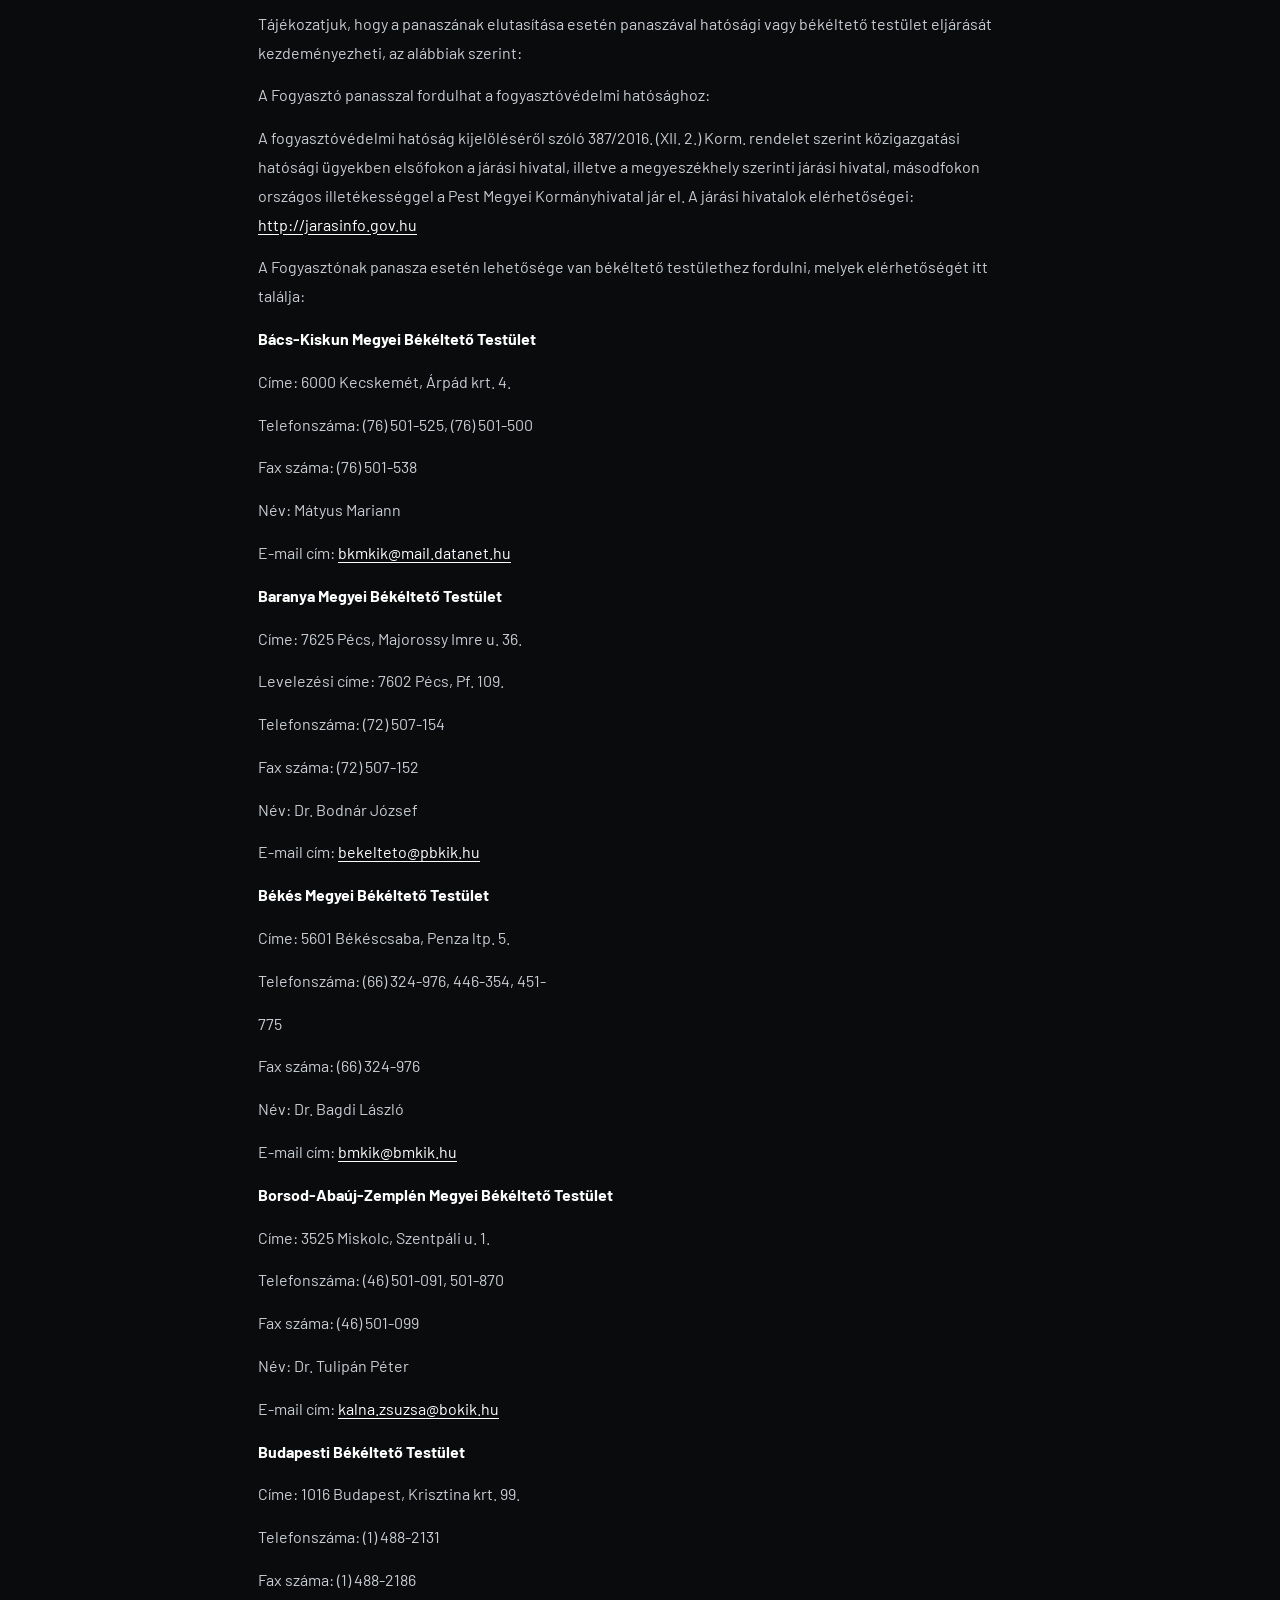
<file: aszf.html>
<!doctype html>
<html lang="hu">
<head>
<meta charset="utf-8">
<meta name="viewport" content="width=device-width,initial-scale=1">
<title>ÁSZF – LSVT Powerteam webshop</title>
<meta name="description" content="Az LS-VT Kft. webáruházának általános szerződési feltételei.">
<link rel="icon" href="assets/img/favicon-32.png" sizes="32x32"><link rel="icon" href="assets/img/favicon.svg" type="image/svg+xml"><link rel="apple-touch-icon" href="assets/img/apple-touch-icon.png">
<link rel="canonical" href="https://ls-vt.hu/aszf">
<meta property="og:type" content="website"><meta property="og:locale" content="hu_HU"><meta property="og:site_name" content="LSVT Powerteam">
<meta property="og:title" content="ÁSZF – LSVT Powerteam webshop"><meta property="og:description" content="Az LS-VT Kft. webáruházának általános szerződési feltételei.">
<meta property="og:url" content="https://ls-vt.hu/aszf"><meta property="og:image" content="https://ls-vt.hu/assets/img/og.jpg"><meta property="og:image:width" content="1200"><meta property="og:image:height" content="630">
<meta name="twitter:card" content="summary_large_image">
<link rel="preload" href="assets/fonts/barlow-condensed-latin-800-normal.woff2" as="font" type="font/woff2" crossorigin><link rel="stylesheet" href="assets/fonts.css">
<link rel="stylesheet" href="assets/style.css"><link rel="stylesheet" href="assets/experience.css">
</head>
<body data-page="legal"><div id="hdr"></div><main id="main">
<header class="chapter-head wrap"><span class="eyebrow">Jogi információk</span><h1>Általános szerződési<br><em>feltételek</em></h1><p>Hatályos: 2022. május 16-tól. Szolgáltató: LS-VT Kft., 7150 Bonyhád, Fáy lakótelep 7/A. 3. em. 8.</p></header>
<article class="wrap legal">
<p>Jelen dokumentum nem kerül iktatásra, kizárólag elektronikus formában kerül megkötésre, nem minősül írásbeli szerződésnek, magyar nyelven íródik, magatartási kódexre nem utal. A webshop működésével, megrendelési, és szállítási folyamatával kapcsolatosan felmerülő kérdések esetén a megadott elérhetőségeinken rendelkezésére állunk.</p>
<h2><strong>S</strong><strong>ZOLGÁLTATÓ ADATAI</strong><strong>:</strong></h2>
<p>A szolgáltató neve: LS-VT Kft.</p>
<p>A szolgáltató székhelye (és egyben a panaszügyintézés helye): 7150 Bonyhád, Fáy lakótelep 7/A. 3. emelet 8.</p>
<p>A szolgáltató elérhetősége, az igénybe vevőkkel való kapcsolattartásra szolgáló, rendszeresen használt elektronikus levelezési címe: <a href="mailto:info@ls-vt.hu"><strong>info@ls-vt.hu</strong></a><strong> </strong></p>
<p>Cégjegyzékszáma: <strong>17-09-013741 </strong></p>
<p>Adószáma: <strong>27753983-2-17</strong></p>
<p>Nyilvántartásban bejegyző hatóság neve: <strong>Fővárosi Törvényszék Cégbírósága</strong></p>
<p>Telefonszáma: <strong>06 20 3816164</strong></p>
<p>A szerződés nyelve: magyar</p>
<h2><strong>A</strong><strong>LAPVETŐ RENDELKEZÉSEK</strong><strong>:</strong></h2>
<p>A jelen Szabályzatban nem szabályozott kérdésekre, valamint jelen Szabályzat értelmezésére a magyar jog az irányadó, különös tekintettel a Polgári Törvénykönyvről szóló 2013. évi V. törvény („Ptk.”) és az elektronikus kereskedelmi szolgáltatások, az információs társadalommal összefüggő szolgáltatások egyes kérdéseiről szóló 2001. évi CVIII. (Elker. tv.) törvény, valamint a fogyasztó és a vállalkozás közötti szerződések részletes szabályairól szóló 45/2014. (II. 26.) Korm. rendelet vonatkozó rendelkezéseire. A vonatkozó jogszabályok kötelező rendelkezései a felekre külön kikötés nélkül is irányadók.</p>
<p>A jelen Szabályzat 2022.05.16. napjától hatályos és visszavonásig hatályban marad. A Szolgáltató jogosult egyoldalúan módosítani a Szabályzatot. A módosításokat a Szolgáltató azok hatályba lépése előtt 11 (tizenegy) nappal a weboldalon közzéteszi. Felhasználók a weboldal használatával elfogadják, hogy rájuk nézve a weboldal használatával kapcsolatos valamennyi szabályozás automatikusan érvényes.</p>
<p>Felhasználó, amennyiben belép a Szolgáltató által üzemeltetett weboldalra, vagy annak tartalmát bármilyen módon olvassa – akkor is, ha nem regisztrált felhasználója a weboldalnak, a Szabályzatban foglaltakat magára nézve kötelezőnek ismeri el. Amennyiben a Felhasználó nem fogadja el a feltételeket, nem jogosult a weboldal tartalmának megtekintésére.</p>
<p>Szolgáltató fenntart magának minden jogot a weboldal, annak bármely részlete és az azon megjelenő tartalmak, valamint a weboldal terjesztésének tekintetében. Tilos a weboldalon megjelenő tartalmak vagy azok bármely részletének letöltése, elektronikus tárolása, feldolgozása és értékesítése a Szolgáltató írásos hozzájárulása nélkül.</p>
<h2><strong>R</strong><strong>EGISZTRÁCIÓ</strong><strong>/</strong><strong>VÁSÁRLÁS</strong></h2>
<p>Felhasználó a weboldalon történő vásárlásával/regisztrációjával kijelenti, hogy jelen ÁSZF, és a weboldalon közzétett Adatkezelési tájékoztató feltételeit megismerte és elfogadja, az adatkezelésekhez hozzájárul.</p>
<p>Felhasználó a vásárlás/regisztráció során köteles a saját, valós adatait megadni. A vásárlás/regisztráció során megadott valótlan, vagy más személyhez köthető adatok esetén a létrejövő elektronikus szerződés semmis. Szolgáltató kizárja felelősségét, amennyiben Felhasználó más nevében, más személy adataival veszi igénybe szolgáltatásait.</p>
<p>A Szolgáltatót a Felhasználó által tévesen és/vagy pontatlanul megadott adatokra visszavezethető szállítási késedelemért, illetve egyéb problémáért, hibáért semminemű felelősség nem terheli.</p>
<p>A Szolgáltatót nem terheli felelősség az abból adódó károkért, ha Felhasználó a jelszavát elfelejti, vagy az illetéktelenek számára bármely nem a Szolgáltatónak felróható okból hozzáférhetővé válik.</p>
<h2><strong>M</strong><strong>EGVÁSÁROLHATÓ</strong><strong> </strong><strong>TERMÉKEK</strong><strong>, </strong><strong>SZOLGÁLTATÁSOK KÖRE</strong></h2>
<p>A megjelenített termékek kizárólag online/személyesen/telefonon rendelhetők meg. A termékekre vonatkozóan megjelenített árak forintban értendők, tartalmazzák a törvényben előírt áfát, azonban nem tartalmazzák/tartalmazzák a házhoz szállítás díját. Külön csomagolási költség nem kerül felszámításra.</p>
<p>A webshopban Szolgáltató részletesen feltünteti a termék nevét, leírását, a termékekről fotót jelenít meg. A termékek adatlapján megjelenített képek eltérhetnek a valóságostól, illusztrációként szerepelhetnek. Nem vállalunk felelősséget a webshopban megjelenő kép és a termék tényleges kinézete miatti különbözőség miatt.</p>
<p>Amennyiben akciós ár kerül bevezetésre, Szolgáltató teljes körűen tájékoztatja Felhasználókat az akcióról és annak pontos időtartamáról.</p>
<p>Amennyiben a Szolgáltató minden gondossága ellenére hibás ár kerül a Webáruház felületére, különös tekintettel a nyilvánvalóan téves, pl. a termék közismert, általánosan elfogadott vagy becsült árától jelentősen eltérő, esetleg rendszerhiba miatt megjelenő “0” Ft-os vagy “1” Ft-os árra, akkor a Szolgáltató nem köteles a terméket hibás áron szállítani, hanem felajánlhatja a helyes áron történő szállítást, amelynek ismeretében az Ügyfél elállhat vásárlási szándékától.</p>
<p>Hibás ár esetén esetben feltűnő értékaránytalanság áll fenn a termék valódi és feltüntetett ára között, amit egy átlagfogyasztónak azonnal észlelnie szükséges. A Polgári Törvénykönyvről szóló 2013. évi V. törvény (Ptk.) alapján a szerződés a felek akaratának kölcsönös és egybehangzó kifejezésével jön létre. Amennyiben a felek nem tudnak megállapodni a szerződéses feltételekben, azaz nincs meg a felek akaratát kölcsönösen és egybehangzóan kifejező nyilatkozat, abban az esetben nem beszélhetünk érvényesen létrejött szerződésről, amelyekből jogok és kötelezettségek fakadnának. Ennek alapján a hibás/téves áron visszaigazolt megrendelés semmis szerződésnek tekintendő.</p>
<h2><strong>R</strong><strong>ENDELÉS MENETE</strong></h2>
<p>Felhasználó a regisztrációját követően bejelentkezik a webshopba/vagy regisztráció nélkül is megkezdheti a vásárlást.</p>
<p>Felhasználó a megvásárolni kívánt termék, termékek darabszámát beállítja.</p>
<p>Felhasználó kosárba helyezi a kiválasztott termékeket. Felhasználó bármikor megtekintheti a kosár tartalmát a „kosár” ikonra kattintva.</p>
<p>Amennyiben Felhasználó további terméket szeretne kosárba helyezni, kiválasztja a „tovább vásárolok” gombot. Ha nem szeretne további terméket vásárolni, ellenőrzi a megvásárolni kívánt termék darabszámát. A „törlés &#8211; X” ikonra kattintva törölheti a kosár tartalmát. Mennyiség véglegesítéséhez a „frissítés/kosár frissítése” ikonra kattint Felhasználó.</p>
<p>Felhasználó kiválasztja a szállítási címet, majd a szállítási/fizetési módot, melynek típusai a következők:</p>
<ul>
<li>Fizetési módok:</li>
</ul>
<p>Fizetés utánvétellel: Amennyiben a megrendelt termék futárszolgálattal kerül kiszállításra, lehetőség van arra, hogy a Felhasználó a megrendelés végösszegét a futárnak teljesítse készpénzben a megrendelt termék(ek) átvételekor.</p>
<p>Átutalással: Felhasználó a megrendelt termékek ellenértékét a visszaigazoló e-mailben található bankszámlára 3 napon belül köteles átutalni. Az összeg Szolgáltató bankszámláján történő jóváírását követően a Felhasználó jogosult a termék(ek) általa meghatározott módon történő átvételére.</p>
<p>Online bankkártyával: Felhasználónak lehetősége van a rendelés összértékét online, bankkártyával fizetni a Szolgáltató által igénybe vett pénzügyi szolgáltató biztonságos fizetési rendszerén keresztül.</p>
<ul>
<li>Szállítási költség:</li>
</ul>
<p>A szállítási költség nettó 1.300.- Ft/csomag + áfa, utánvétes fizetés esetén plusz 250.- Ft/db + áfa.</p>
<p>Amennyiben a webshopban hiba vagy hiányosság lép fel a termékeknél vagy az áraknál, fenntartjuk a jogot a korrekcióra. Ilyen esetben a hiba felismerése illetve módosítása után azonnal tájékoztatjuk a vevőt az új adatokról. Felhasználó ezt követően még egyszer megerősítheti a megrendelést, vagy elállhat a szerződéstől.</p>
<p>A fizetendő végösszeg a megrendelés összesítése és visszaigazoló levél alapján minden költséget tartalmaz. A számlát a csomag tartalmazza. Felhasználó köteles a csomagot kézbesítéskor a futár előtt megvizsgálni, és termékeken, csomagoláson észlelt esetleges sérülés esetén köteles jegyzőkönyv felvételét kérni, sérülés esetén a csomagot nem köteles átvenni. Utólagos, jegyzőkönyv nélküli reklamációt Szolgáltató nem fogad el! A csomagok kézbesítése munkanapokon történik 8-17 óra közötti időszakban.</p>
<p>Az adatok megadását követően Felhasználó a ”megrendelés/rendelés elküldése” gombra kattintva tudja elküldeni megrendelését, előtte azonban még egyszer ellenőrizheti a megadott adatokat, illetve megjegyzést is küldhet a megrendelésével, vagy e-mailben jelezheti felénk egyéb, rendeléssel kapcsolatos kívánságát.</p>
<p>Felhasználó a megrendeléssel tudomásul veszi, hogy fizetési kötelezettsége keletkezik.</p>
<p>Adatbeviteli hibák javítása: Felhasználó a megrendelési folyamat lezárása előtt minden esetben vissza tud lépni az előző fázisba, ahol javítani tudja a bevitt adatokat. Részletesen: A rendelés során lehetőség van a kosár tartalmának megtekintésére, illetve módosítására, amennyiben a kosár nem a megrendelni kívánt mennyiséget tartalmazza, úgy a mennyiség oszlopban található adatbeviteli mezőbe Felhasználó be tudja írni a rendelni kívánt mennyiség darabszámát, majd megnyomja a „frissítés/kosár frissítése” gombot. Amennyiben törölni kívánja Felhasználó a kosárban található termékeket, akkor az „X” „törlés” gombra kattint. A rendelés során a Felhasználónak folyamatosan lehetősége van a bevitt adtok javítására/törlésére.</p>
<p>Felhasználó e-mail-ben a megrendelés elküldését követően visszaigazolást kap. Amennyiben e visszaigazolás Felhasználó megrendelésének elküldésétől számított, a szolgáltatás jellegétől függő elvárható határidőn belül, de legkésőbb 48 órán belül Felhasználóhoz nem érkezik meg, Felhasználó az ajánlati kötöttség vagy szerződéses kötelezettség alól mentesül. A megrendelés és annak visszaigazolása akkor tekintendő a Szolgáltatóhoz, illetve az Felhasználóhoz megérkezettnek, amikor az számára hozzáférhetővé válik. Szolgáltató kizárja a visszaigazolási felelősségét, ha a visszaigazolás azért nem érkezik meg időben, mert Felhasználó rossz e-mail címet adott meg regisztrációja során, vagy a fiókjához tartozó tárhely telítettsége miatt nem tud üzenetet fogadni.</p>
<p>Felhasználó tudomásul veszi, hogy az előző pontban taglalt visszaigazolás csupán automata visszaigazolás, az szerződést nem keletkeztet. A szerződés akkor jön létre, amikor Szolgáltató az előző pontban megnevezett automata visszaigazolást követően egy újabb e-mailben értesíti a Felhasználót a megrendelés részleteiről és várható teljesítéséről.</p>
<h2><strong>A </strong><strong>MEGRENDELÉSEK FELDOLGOZÁSA ÉS TELJESÍTÉS</strong></h2>
<p>A megrendelések feldolgozása nyitvatartási időben történik. A megrendelés feldolgozásaként megjelölt időpontokon kívül is van lehetőség a megrendelés leadására, amennyiben az a munkaidő lejárta után történik, az azt követő napon kerül feldolgozásra. Szolgáltató ügyfélszolgálata minden esetben elektronikus úton visszaigazolja, hogy mikor tudja teljesíteni a megrendelését.</p>
<p>Általános teljesítési határidő, a visszaigazolástól számított 5 munkanapon belül.</p>
<p>Az adásvételi szerződés alapján a Szolgáltató dolog tulajdonjogának átruházására, a Felhasználó a vételár megfizetésére és a dolog átvételére köteles.</p>
<p>Ha az eladó vállalkozás és a vevő fogyasztó, és az eladó vállalja a dolog vevőhöz történő eljuttatását, a kárveszély akkor száll át a vevőre, amikor a vevő vagy az általa kijelölt harmadik személy birtokba veszi a dolgot. A kárveszély a fuvarozónak történő átadáskor átszáll a vevőre, ha a fuvarozót a vevő bízta meg, feltéve, hogy a fuvarozót nem az eladó ajánlotta.</p>
<p>Ha az eladó vállalkozás és a vevő fogyasztó, a felek eltérő megállapodásának hiányában, az eladó (jelen ÁSZFszerint: Szolgáltató) a szerződés megkötését követően késedelem nélkül, de legkésőbb harminc napon belül köteles a vevő (Felhasználó) rendelkezésére bocsátani a dolgot.</p>
<p>Az Szolgáltató késedelme esetén a Felhasználó jogosult póthatáridőt tűzni. Ha az eladó a póthatáridőn belül nem teljesít, a vevő jogosult a szerződéstől elállni.</p>
<p>A Felhasználó póthatáridő tűzése nélkül jogosult a szerződéstől elállni, ha</p>
<p>a Szolgáltató a szerződés teljesítését megtagadta; vagy</p>
<p>a szerződést a felek megállapodása szerint vagy a szolgáltatás felismerhető rendeltetésénél fogva a meghatározott teljesítési időben &#8211; és nem máskor &#8211; kellett volna teljesíteni.</p>
<p>Ha Szolgáltató a szerződésben vállalt kötelezettségét azért nem teljesíti, mert a szerződésben meghatározott termék nem áll rendelkezésére, köteles erről Felhasználót haladéktalanul tájékoztatni, valamint Felhasználó által fizetett összeget haladéktalanul visszatéríteni.</p>
<h2><strong>E</strong><strong>LÁLLÁS JOGA</strong></h2>
<p>Az Európai Parlament és a Tanács 2011/83/EU számú irányelvének, továbbá a fogyasztó és a vállalkozás közötti szerződések részletes szabályairól szóló 45/2014. (II.26.) Korm. rendelet szabályozása értelmében Fogyasztó a megrendelt termék kézhez vételétől számított 14 napon belül indokolás nélkül elállhat a szerződéstől, visszaküldheti a megrendelt terméket. A feliratozott, emblémázott termékekre nem vonatkozik, azt Szolgáltatónak nem áll módjában visszavenni. Jelen tájékoztató hiányában jogosult Fogyasztó</p>
<p>1 év elteltéig gyakorolni az elállási jogát. Ha a Szolgáltató a termék kézhezvételének vagy a szerződés megkötésének napjától számított 14 nap lejártát követően, de 12 hónapon belül megadja a tájékoztatást, úgy az elállásra nyitva álló határidő e tájékoztatás közlésétől számított 14 nap.</p>
<p>Az elállási jog gyakorlására nyitva álló idő attól a naptól számított 14 nap elteltével jár le, amelyen Fogyasztó, vagy az általa megjelölt, a fuvarozótól eltérő harmadik személy a terméket átveszi.</p>
<p>Fogyasztó a szerződés megkötésének napja, és a termék átvételének napja közöttiidőszakban is gyakorolhatja elállási jogát.</p>
<p>A termék visszaküldésének költségét a fogyasztónak kell viselnie, a vállalkozás nem vállalta e költség viselését.</p>
<p>Az elállási jog gyakorlása esetén a Fogyasztót a termék visszajuttatásának költségén kívül más költség nem terheli.</p>
<p>Nem illeti meg az elállási jog Fogyasztót olyan nem előre gyártott termék esetében, amelyet a fogyasztó utasítása alapján vagy kifejezett kérésére állítottak elő, vagy olyan termék esetében, amelyet egyértelműen a fogyasztó személyére szabtak.</p>
<p>A fogyasztó szintén nem gyakorolhatja az elállási jogát</p>
<ol>
<li>a szolgáltatás nyújtására irányuló szerződés esetében a szolgáltatás egészének teljesítését követően, ha a vállalkozás a teljesítést a fogyasztó kifejezett, előzetes beleegyezésével kezdte meg, és a fogyasztó tudomásul vette, hogy a szolgáltatás egészének teljesítését követően felmondási jogát elveszíti;</li>
<li>olyan termék vagy szolgáltatás tekintetében, amelynek ára, illetve díja a pénzpiac vállalkozás által nem befolyásolható, az elállási jog gyakorlására nyitva álló határidő alatt is lehetséges ingadozásától függ;</li>
<li>romlandó vagy minőségét rövid ideig megőrző termék tekintetében;</li>
<li>olyan zárt csomagolású termék tekintetében, amely egészségvédelmi vagy higiéniai okokból az átadást követő felbontása után nem küldhető vissza;</li>
<li>olyan termék tekintetében, amely jellegénél fogva az átadást követően elválaszthatatlanul vegyül más termékkel;</li>
<li>olyan alkoholtartalmú ital tekintetében, amelynek tényleges értéke a vállalkozás által nem befolyásolható módon a piaci ingadozásoktól függ, és amelynek áráról a felek az adásvételi szerződés megkötésekor állapodtak meg, azonban a szerződés teljesítésére csak a megkötéstől számított harmincadik napot követően kerül sor;</li>
<li>olyan vállalkozási szerződés esetében, amelynél a vállalkozás a fogyasztó kifejezett kérésére keresi fel a fogyasztót sürgős javítási vagy karbantartási munkálatok elvégzése céljából;</li>
<li>lezárt csomagolású hang-, illetve képfelvétel, valamint számítógépes szoftver példányának adásvétele tekintetében, ha az átadást követően a fogyasztó a csomagolást felbontotta;</li>
<li>hírlap, folyóirat és időszaki lap tekintetében, az előfizetéses szerződések kivételével;</li>
<li>nyilvános árverésen megkötött szerződések esetében;</li>
<li>lakáscélú szolgáltatás kivételével szállásnyújtásra irányuló szerződés, fuvarozás, személygépjármű-kölcsönzés, étkeztetés vagy szabadidős tevékenységekhez kapcsolódó szolgáltatásra irányuló szerződés esetében, ha a szerződésben meghatározott teljesítési határnapot vagy határidőt kötöttek ki;</li>
<li>a nem tárgyi adathordozón nyújtott digitális adattartalom tekintetében, ha a vállalkozás a fogyasztó kifejezett, előzetes beleegyezésével kezdte meg a teljesítést, és a fogyasztó e beleegyezésével egyidejűleg nyilatkozott annak tudomásul vételéről, hogy a teljesítés megkezdését követően elveszíti az elállási jogát.</li>
</ol>
<p>Szolgáltató a termék visszaérkezését/vagy az elállási nyilatkozat megérkeztét követően a fenti jogszabályok értelmében haladéktalanul, de legkésőbb 14 napon belül visszatéríti a kifizetett összeget a Fogyasztó részére, beleértve a szállítási díjat is.</p>
<p>A visszatérítés során az eredeti ügylet során alkalmazott fizetési móddal egyező fizetési módot alkalmazunk, kivéve, ha Fogyasztó más fizetési mód igénybevételéhez kifejezetten a hozzájárulását adja; e visszatérítési mód alkalmazásából kifolyólag Fogyasztót semmilyen többletköltség nem terheli.</p>
<p>Fogyasztó köteles az árukat indokolatlan késedelem nélkül, de a szerződéstől való elállására vonatkozó értesítés Szolgáltató részére történő megküldésétől számított 14 napnál semmiféleképpen sem később visszaküldeni vagy Szolgáltató címen leadni.</p>
<p>Fogyasztónak írásban történő elállás esetén elegendő az elállási nyilatkozatot megküldenie 14 napon belül.</p>
<p>Fogyasztó akkor tartja be a határidőt, ha a 14 napos időszak letelte előtt visszaküldi, vagy átadja a termék(eke)t.A visszaküldés határidőben teljesítettnek minősül, ha a fogyasztó a terméket a határidő lejárta előtt elküldi.</p>
<p>A fogyasztó kizárólag a termék visszaküldésének közvetlen költségét viseli, kivéve, ha a vállalkozás vállalta e költség viselését.</p>
<p>A Szolgáltató nem köteles a Fogyasztó része megtéríteni azon többletköltségeket, amely a Szolgáltató által felkínált legolcsóbb szokásos fuvarozási módtól eltérő szállításimód választásából adódik.</p>
<p>A visszatérítést Szolgáltató mindaddig visszatarthatja, amíg vissza nem kapta az áru(ka)t, vagy Fogyasztó bizonyítékot nem szolgáltatott arra vonatkozóan, hogy azokat visszaküldte: a kettő közül a korábbi időpontot kell figyelembe venni.</p>
<p>Amennyiben Fogyasztó élni szeretne elállási jogával, annak jelzését megteheti Szolgáltató elérhetőségeinek valamelyikén írásban, telefonon, vagy akár személyesen is. Postai úton írásban történő jelzés alkalmával a postára adás időpontját vesszük figyelembe, telefonon történő jelzés alkalmával pedig a telefonon történő jelzését. Postai úton történő jelzés esetén ajánlott küldeményként, csomagként való jelzést fogad el Szolgáltató. A megrendelt terméket postai úton, vagy futárszolgálat segítségével juttathatja vissza Fogyasztó Szolgáltató részére.</p>
<p>A fogyasztó csak a termék jellegének, tulajdonságainak és működésének megállapításához szükséges használatot meghaladó használatból eredő értékcsökkenésért felel.</p>
<p>A fogyasztó és a vállalkozás közötti szerződések részletes szabályairól szóló 45/2014. (II.26.) Korm. rendelet itt érhető el.</p>
<p>Az Európai Parlament és a Tanács 2011/83/EU számú irányelve itt érhető el.</p>
<p>Fogyasztó egyéb panaszával is megkeresheti Szolgáltatót a jelen Szabályzatban található elérhetőségeken.</p>
<p>Az elállási jog csak a Polgári Törvénykönyv szerinti fogyasztónak minősülő Felhasználókat illeti meg.</p>
<p>Az elállási jog nem illeti meg a vállalkozást, azaz az olyan személyt, aki a szakmája, önálló foglalkozása vagy üzleti tevékenysége körében jár e.</p>
<h4>Elállási jog gyakorlásának a menete:</h4>
<p>Amennyiben a Fogyasztó élni kíván az elállási joggal, úgy köteles az elállási szándékát a Szolgáltató elérhetőségein jelezni.</p>
<p>Fogyasztó határidőben gyakorolja elállási jogát, amennyiben a termék kézhezvételétől számított 14.nap lejárta előtt elküldi elállási nyilatkozatát. Írásban történő elállás esetén elég csak az elállásinyilatkozatot elküldeni 14 napon belül. Postai úton történő jelzés alkalmával a postára adásdátumát, email vagy telefaxon keresztül történő értesítés esetén az email illetve a fax küldésénekidejét veszi figyelembe.</p>
<p>A Fogyasztó elállás esetén köteles a megrendelt terméket a Szolgáltató címére késedelem nélkül, delegkésőbb elállási nyilatkozatának közlésétől számított 14 napon belül visszaküldeni. A határidőbetartottnak minősül, amennyiben a 14 napos határidő letelte előtt elküldi a terméket (tehát nemkell megérkezni 14 napon belül). A megrendelő viseli az elállási jog gyakorlása miatt az áruvisszaszolgáltatásával kapcsolatban felmerülő költségeket.</p>
<p>A Szolgáltató azonban nem köteles a Fogyasztó része megtéríteni azon többletköltségeket, amely a Szolgáltató által felkínált legolcsóbbszokásos fuvarozási módtól eltérő szállítási mód választásából adódik. A Fogyasztó a szerződésmegkötésének napja és a termék átvételének napja közötti időszakban is gyakorolja elállási jogát.</p>
<p>Több termék adásvételekor, amennyiben az egyes termékek szállítása eltérő időpontban történik, úgy az utoljára szolgáltatott termék, illetve több tételből vagy darabból álló termék esetén az utoljára kézbesített tételnek vagy darab kézhezvételtől számított 14 napon belül élhet a vásárló az elállási joggal.</p>
<h2>8.&nbsp;&nbsp;&nbsp;&nbsp;&nbsp; Jótállás, szavatosság</h2>
<h4>Hibás teljesítés</h4>
<p>A kötelezett hibásan teljesít, ha a szolgáltatás a teljesítés időpontjában nem felel meg a szerződésben vagy jogszabályban megállapított minőségi követelményeknek. Nem teljesít hibásan a kötelezett, ha a jogosult a hibát a szerződéskötés időpontjában ismerte, vagy a hibát a szerződéskötés időpontjában ismernie kellett.</p>
<p>Fogyasztó és vállalkozás közötti szerződésben semmis az a kikötés, amely e fejezetnek a kellékszavatosságra és a jótállásra vonatkozó rendelkezéseitől a fogyasztó hátrányára tér el.</p>
<h4>Kellékszavatosság</h4>
<ul>
<li>Milyen esetben élhet Felhasználó a kellékszavatossági jogával?</li>
</ul>
<p>Felhasználó a Szolgáltató hibás teljesítése esetén a Szolgáltatóval szemben kellékszavatossági igényt érvényesíthet a Polgári Törvénykönyv szabályai szerint.</p>
<ul>
<li>Milyen jogok illetik meg a Felhasználót a kellékszavatossági igénye alapján?</li>
</ul>
<p>Felhasználó – választása szerint – az alábbi kellékszavatossági igényekkel élhet: kérhet kijavítást vagy kicserélést, kivéve, ha az ezek közül a Felhasználó által választott igény teljesítése lehetetlen vagy a vállalkozás számára más igénye teljesítéséhez képest aránytalan többletköltséggel járna. Ha a kijavítást vagy a kicserélést nem kérte, illetve nem kérhette, úgy igényelheti az ellenszolgáltatás arányos leszállítását vagy a hibát a vállalkozás költségére Felhasználó is kijavíthatja, illetve mással kijavíttathatja vagy – végső esetben</p>
<p>– a szerződéstől is elállhat. Választott kellékszavatossági jogáról egy másikra is áttérhet, az áttérés költségét azonban Felhasználó viseli, kivéve, ha az indokolt volt, vagy arra a vállalkozás adott okot.</p>
<ul>
<li>Milyen határidőben érvényesítheti Felhasználó kellékszavatossági igényét?</li>
</ul>
<p>Felhasználó köteles a hibát annak felfedezése után haladéktalanul, de nem később, mint a hiba felfedezésétől számított kettő hónapon belül közölni. Ugyanakkor felhívjuk a figyelmét, hogy a szerződés teljesítésétől számított két éves elévülési határidőn túl kellékszavatossági jogait már nem érvényesítheti.</p>
<ul>
<li>Kivel szemben érvényesítheti kellékszavatossági igényét?</li>
</ul>
<p>Felhasználó a Szolgáltatóval szemben érvényesítheti kellékszavatossági igényét.</p>
<ul>
<li>Milyen egyéb feltétele van kellékszavatossági jogai érvényesítésének?</li>
</ul>
<p>A teljesítéstől számított hat hónapon belül a kellékszavatossági igénye érvényesítésének a hiba közlésén túl nincs egyéb feltétele, ha Felhasználó igazolja, hogy a terméket, illetve a szolgáltatást a webshopot üzemeltető vállalkozás nyújtotta. A teljesítéstől számított hat hónap eltelte után azonban már Felhasználó köteles bizonyítani, hogy az Felhasználó által felismert hiba már a teljesítés időpontjában is megvolt.</p>
<h4>Termékszavatosság</h4>
<ul>
<li>Milyen esetben élhet Felhasználó a termékszavatossági jogával?</li>
</ul>
<p>Ingó dolog (termék) hibája esetén Felhasználó – választása szerint – kellékszavatossági vagy termékszavatossági igényt érvényesíthet.</p>
<ul>
<li>Milyen jogok illetik meg Felhasználót termékszavatossági igénye alapján?</li>
</ul>
<p>Termékszavatossági igényként Felhasználó kizárólag a hibás termék kijavítását vagy kicserélését kérheti.</p>
<ul>
<li>Milyen esetben minősül a termék hibásnak?</li>
</ul>
<p>A termék akkor hibás, ha az nem felel meg a forgalomba hozatalakor hatályos minőségi követelményeknek, vagy pedig, ha nem rendelkezik a gyártó által adott leírásban szereplő tulajdonságokkal.</p>
<ul>
<li>Milyen határidőben érvényesítheti Felhasználó termékszavatossági igényét?</li>
</ul>
<p>Termékszavatossági igényét Felhasználó a termék gyártó általi forgalomba hozatalától számított két éven belül érvényesítheti. E határidő elteltével e jogosultságát elveszti.</p>
<ul>
<li>Kivel szemben és milyen egyéb feltétellel érvényesítheti termékszavatossági igényét?</li>
</ul>
<p>Termékszavatossági igényét kizárólag az ingó dolog gyártójával vagy forgalmazójával szemben gyakorolhatja. A termék hibáját termékszavatossági igény érvényesítése esetén Felhasználónak kell bizonyítania.</p>
<ul>
<li>A&nbsp;&nbsp;&nbsp; gyártó&nbsp;&nbsp;&nbsp; (forgalmazó)&nbsp;&nbsp;&nbsp; milyen&nbsp;&nbsp;&nbsp; esetben&nbsp;&nbsp;&nbsp; mentesül&nbsp;&nbsp;&nbsp; termékszavatossági kötelezettsége alól?</li>
</ul>
<p>A gyártó (forgalmazó) kizárólag akkor mentesül termékszavatossági kötelezettsége alól, ha bizonyítani tudja, hogy:</p>
<ul>
<li>a terméket nem üzleti tevékenysége körében gyártotta, illetve hozta forgalomba, vagy</li>
<li>a hiba a tudomány és a technika állása szerint a forgalomba hozatal időpontjában nem volt felismerhető vagy</li>
<li>a termék hibája jogszabály vagy kötelező hatósági előírás alkalmazásából ered.</li>
</ul>
<p>A gyártónak (forgalmazónak) a mentesüléshez elegendő egy okot bizonyítania.</p>
<p>Felhívom figyelmét, hogy ugyanazon hiba miatt kellékszavatossági és termékszavatossági igényt egyszerre, egymással párhuzamosan nem érvényesíthet. Termékszavatossági igényének eredményes érvényesítése esetén azonban a kicserélt termékre, illetve kijavított részre vonatkozó kellékszavatossági igényét a gyártóval szemben érvényesítheti.</p>
<h4>Jótállás</h4>
<ul>
<li>Milyen esetben élhet fogyasztó a jótállási jogával?</li>
</ul>
<p>Hibás teljesítés esetén az egyes tartós fogyasztási cikkekre vonatkozó kötelező jótállásról szóló 151/2003. (IX. 22.) Korm. rendelet alapján a Szolgáltató jótállásra köteles, ha a felhasználó fogyasztónak minősül.</p>
<ul>
<li>Felhasználót milyen jogok és milyen határidőn belül illetik meg jótállás alapján?</li>
</ul>
<p>A jótállás időtartama egy év. A jótállási határidő a fogyasztási cikk fogyasztó részére történő átadása, vagy ha az üzembe helyezést a forgalmazó vagy annak megbízottja végzi, az üzembe helyezés napjával kezdődik.</p>
<p>Jótállási igénye alapján a jogosult választása szerint</p>
<ol>
<li>kijavítást vagy kicserélést igényelhet, kivéve, ha a választott jótállási jog teljesítése lehetetlen, vagy ha az a kötelezettnek &#8211; másik jótállási igény teljesítésével összehasonlítva &#8211; aránytalan többletköltséget eredményezne, figyelembe véve a szolgáltatás hibátlan állapotban képviselt értékét, a szerződésszegés súlyát és a jótállási jog teljesítésével a jogosultnak okozott érdeksérelmet; vagy</li>
<li>az ellenszolgáltatás arányos leszállítását igényelheti, a hibát a kötelezett költségére maga kijavíthatja vagy mással kijavíttathatja, vagy a szerződéstől elállhat, ha a kötelezett a kijavítást vagy a kicserélést nem vállalta, e kötelezettségének a (&#8230;) nem tud eleget tenni, vagy ha a jogosultnak a kijavításhoz vagy kicseréléshez fűződő érdeke megszűnt.</li>
</ol>
<p>Jelentéktelen hiba miatt elállásnak nincs helye.</p>
<p>A kijavítást vagy kicserélést &#8211; a dolog tulajdonságaira és a jogosult által elvárható rendeltetésére figyelemmel &#8211; megfelelő határidőn belül, a jogosult érdekeit kímélve kell elvégezni.</p>
<ul>
<li>Mikor mentesül a vállalkozás a jótállási kötelezettsége alól?</li>
</ul>
<p>A Szolgáltató jótállási kötelezettsége alól csak abban az esetben mentesül, ha bizonyítja, hogy a hiba oka a teljesítés után keletkezett. Felhívjuk a figyelmét, hogy ugyanazon hiba miatt kellékszavatossági és jótállási igényt, illetve termékszavatossági és jótállási igényt egyszerre, egymással párhuzamosan nem érvényesíthet, egyébként viszont fogyasztót a jótállásból fakadó jogok a termék-és kellékszavatosság fejezetekben leírt jogosultságoktól függetlenül megilletik.</p>
<ul>
<li>Szolgáltató nem tartozik jótállással a jótállási időn túl (szakmailag elvárható élettartam) a természetes elhasználódásból/avulásból származó károkért.</li>
</ul>
<ul>
<li>Szolgáltató nem tartozik továbbá szavatossággal, illetve jótállássalaz olyan károkért, amelyek a kárveszély átszállása utáni hibás vagy gondatlan kezelésből, túlzott igénybevételből, illetve a meghatározottól eltérő behatásokból, illetve egyéb, a termékek nem rendeltetésszerű használatából keletkeztek.</li>
</ul>
<ul>
<li>Ha a fogyasztó a fogyasztási cikk meghibásodása miatt a vásárlástól (üzembe helyezéstől) számított három munkanapon belül érvényesít csereigényt, Szolgáltató köteles a fogyasztási cikket kicserélni, feltéve, hogy a meghibásodás a rendeltetésszerű használatot akadályozza.</li>
</ul>
<h2><strong>A </strong><strong>SZAVATOSSÁGI IGÉNY ESETÉN TÖRTÉNŐ ELJÁRÁS</strong></h2>
<p>Fogyasztó és vállalkozás közötti szerződésben a felek megállapodása a rendelet rendelkezéseitől a fogyasztó hátrányára nem térhet el.</p>
<p>A fogyasztó kötelessége a szerződés megkötésének bizonyítása (számlával, vagy akár csak nyugtával).</p>
<p>A szavatossági kötelezettség teljesítésével kapcsolatos költségek a Szolgáltatót terhelik (Ptk. 6:166. §).</p>
<p>A Szolgáltató a fogyasztó nála bejelentett szavatossági vagy jótállási igényéről jegyzőkönyvet köteles felvenni.</p>
<p>A jegyzőkönyv másolatát haladéktalanul, igazolható módon a fogyasztó rendelkezésére kell bocsátani.</p>
<p>Ha a Szolgáltató a fogyasztó szavatossági vagy jótállási igényének teljesíthetőségéről annak bejelentésekor nem tud nyilatkozni, álláspontjáról – az igény elutasítása esetén az elutasítás indokáról és a békéltető testülethez fordulás lehetőségéről is – öt munkanapon belül, igazolható módon köteles értesíteni a fogyasztót.</p>
<p>A Szolgáltató a jegyzőkönyvet az annak felvételétől számított három évig köteles megőrizni, és azt az ellenőrző hatóság kérésére bemutatni.</p>
<p>A Szolgáltatónak törekednie kell arra, hogy a kijavítást vagy kicserélést legfeljebb tizenöt napon belül elvégezze.</p>
<h2><strong>V</strong><strong>EGYES </strong><strong>R</strong><strong>ENDELKEZÉSEK</strong></h2>
<p>Szolgáltató kötelezettsége teljesítéséhez közreműködőt jogosult igénybe venni. Ennek jogellenes magatartásáért teljes felelősséggel tartozik, úgy, mintha a jogellenes magatartást saját maga követte volna el.</p>
<p>Ha a jelen Szabályzat bármely része érvénytelenné, jogtalanná vagy érvényesíthetetlenné válik, az a fennmaradó részek érvényességét, jogszerűségét és érvényesíthetőségét nem érinti.</p>
<p>Amennyiben Szolgáltató a Szabályzat alapján megillető jogát nem gyakorolja, a joggyakorlás elmulasztása nem tekinthető az adott jogról való lemondásnak. Bármilyen jogról történő lemondás csak az erre vonatkozó kifejezett írásbeli nyilatkozat esetén érvényes. Az hogy a Szolgáltató egy alkalommal nem ragaszkodik szigorúan a Szabályzat valamely lényegi feltételéhez, vagy kikötéséhez nem jelenti azt, hogy lemond arról, hogy a későbbiekben ragaszkodjon az adott feltétel vagy kikötés szigorú betartásához.</p>
<p>Szolgáltató és Felhasználó vitás ügyeiket békés úton próbálják rendezni.</p>
<h2><strong>P</strong><strong>ANASZKEZELÉS RENDJE</strong></h2>
<p>Áruházunk célja, hogy valamennyi megrendelést megfelelő minőségben, a megrendelő teljes megelégedettsége mellett teljesítsen. Amennyiben Felhasználónak mégis valamilyen panasza van a szerződéssel vagy annak teljesítésével kapcsolatban, úgy panaszát a fenti telefonon, e-mail címen, vagy levél útján is közölheti.</p>
<p>Szolgáltató a szóbeli panaszt azonnal megvizsgálja, és szükség szerint orvosolja. Ha a vásárló a panasz kezelésével nem ért egyet, vagy a panasz azonnali kivizsgálása nem lehetséges, a Szolgáltató a panaszról és az azzal kapcsolatos álláspontjáról haladéktalanul jegyzőkönyvet vesz fel, s annak egy másolati példányát átadja a vásárlónak.</p>
<p>Az írásbeli panaszt a Szolgáltatást 30 napon belül írásban megválaszolja. A panaszt elutasító álláspontját megindokolja. A panaszról felvett jegyzőkönyvet és a válasz másolati példányát öt évig megőrzi a Szolgáltató, és azt az ellenőrző hatóságoknak kérésükre bemutatja.</p>
<p>Tájékozatjuk, hogy a panaszának elutasítása esetén panaszával hatósági vagy békéltető testület eljárását kezdeményezheti, az alábbiak szerint:</p>
<p>A Fogyasztó panasszal fordulhat a fogyasztóvédelmi hatósághoz:</p>
<p>A fogyasztóvédelmi hatóság kijelöléséről szóló 387/2016. (XII. 2.) Korm. rendelet szerint közigazgatási hatósági ügyekben elsőfokon a járási hivatal, illetve a megyeszékhely szerinti járási hivatal, másodfokon országos illetékességgel a Pest Megyei Kormányhivatal jár el. A járási hivatalok elérhetőségei: <a href="https://jarasinfo.gov.hu/" target="_blank" rel="noopener">http://jarasinfo.gov.hu</a></p>
<p>A Fogyasztónak panasza esetén lehetősége van békéltető testülethez fordulni, melyek elérhetőségét itt találja:</p>
<p><strong>Bács-Kiskun Megyei Békéltető Testület</strong> </p>
<p>Címe: 6000 Kecskemét, Árpád krt. 4.</p>
<p>Telefonszáma: (76) 501-525, (76) 501-500</p>
<p>Fax száma: (76) 501-538 </p>
<p>Név: Mátyus Mariann</p>
<p>E-mail cím: <a href="mailto:bkmkik@mail.datanet.hu">bkmkik@mail.datanet.hu</a> </p>
<p><strong>Baranya Megyei Békéltető Testület</strong></p>
<p>Címe: 7625 Pécs, Majorossy Imre u. 36. </p>
<p>Levelezési címe: 7602 Pécs, Pf. 109.</p>
<p>Telefonszáma: (72) 507-154</p>
<p>Fax száma: (72) 507-152 </p>
<p>Név: Dr. Bodnár József</p>
<p>E-mail cím: <a href="mailto:bekelteto@pbkik.hu">bekelteto@pbkik.hu</a> </p>
<p><strong>Békés Megyei Békéltető Testület</strong></p>
<p>Címe: 5601 Békéscsaba, Penza ltp. 5.</p>
<p>Telefonszáma: (66) 324-976, 446-354, 451-</p>
<p>775</p>
<p>Fax száma: (66) 324-976 </p>
<p>Név: Dr. Bagdi László</p>
<p>E-mail cím: <a href="mailto:bmkik@bmkik.hu">bmkik@bmkik.hu</a></p>
<p><strong>Borsod-Abaúj-Zemplén Megyei Békéltető Testület</strong></p>
<p>Címe: 3525 Miskolc, Szentpáli u. 1.</p>
<p>Telefonszáma: (46) 501-091, 501-870</p>
<p>Fax száma: (46) 501-099 </p>
<p>Név: Dr. Tulipán Péter</p>
<p>E-mail cím: <a href="mailto:kalna.zsuzsa@bokik.hu">kalna.zsuzsa@bokik.hu</a></p>
<p><strong>Budapesti Békéltető Testület</strong></p>
<p>Címe: 1016 Budapest, Krisztina krt. 99.</p>
<p>Telefonszáma: (1) 488-2131</p>
<p>Fax száma: (1) 488-2186 </p>
<p>Név: Dr. Baranovszky György</p>
<p>E-mail cím: <a href="mailto:bekelteto.testulet@bkik.hu">bekelteto.testulet@bkik.hu</a></p>
<p><strong>Csongrád Megyei Békéltető Testület</strong> </p>
<p>Címe: 6721 Szeged, Párizsi krt. 8-12. </p>
<p>Telefonszáma: (62) 554-250/118 mellék </p>
<p>Fax száma: (62) 426-149</p>
<p>Név: Dékány László, Jerney Zoltán</p>
<p>E-mail cím: bekelteto.testulet@csmkik.hu</p>
<p><strong>Fejér Megyei Békéltető Testület</strong></p>
<p>Címe: 8000 Székesfehérvár, Hosszúsétatér 4-6.</p>
<p>Telefonszáma: (22) 510-310</p>
<p>Fax száma: (22) 510-312 </p>
<p>Név: Kirst László</p>
<p>E-mail cím: <a href="mailto:fmkik@fmkik.hu">fmkik@fmkik.hu</a></p>
<p><strong>Győr-Moson-Sopron Megyei Békéltető Testület</strong></p>
<p>Címe: 9021 Győr, Szent István út 10/a. Telefonszáma: (96) 520-202; 520-217</p>
<p>Fax száma: (96) 520-218 </p>
<p>Név: Horváth László</p>
<p>E-mail cím: <a href="mailto:bekeltetotestulet@gymskik.hu">bekeltetotestulet@gymskik.hu</a></p>
<p><strong>Hajdú-Bihar Megyei Békéltető Testület </strong></p>
<p>Címe: 4025 Debrecen, Petőfi tér 10.</p>
<p>Telefonszáma: (52) 500-749</p>
<p>Fax száma: (52) 500-720 </p>
<p>Név: Dr. Hajnal Zsolt</p>
<p>E-mail cím: <a href="mailto:info@hbkik.hu">info@hbkik.hu</a></p>
<p><strong>Heves Megyei Békéltető Testület</strong> </p>
<p>Címe: 3300 Eger, Faiskola út 15.</p>
<p>Levelezési címe: 3301 Eger, Pf. 440. </p>
<p>Telefonszáma: (36) 416-660/105 mellék </p>
<p>Fax száma: (36) 323-615</p>
<p>Név: Pintérné Dobó Tünde </p>
<p>E-mail cím: <a href="mailto:tunde@hkik.hu">tunde@hkik.hu</a></p>
<p><strong>Jász-Nagykun-Szolnok Megyei Békéltető Testület</strong></p>
<p>Címe: 5000 Szolnok, Verseghy park 8.</p>
<p>Telefonszáma: (56) 510-610</p>
<p>Fax száma: (56) 370-005</p>
<p>Név: Dr. Lajkóné dr. Vígh Judit</p>
<p>E-mail cím: <a href="mailto:kamara@jnszmkik.hu">kamara@jnszmkik.hu</a></p>
<p><strong>Komárom-Esztergom Megyei Békéltető Testület</strong></p>
<p>Címe: 2800 Tatabánya, Fő tér 36.</p>
<p>Telefonszáma: (34) 513-010</p>
<p>Fax száma: (34) 316-259 </p>
<p>Név: Dr. Rozsnyói György</p>
<p>E-mail cím: <a href="mailto:kemkik@kemkik.hu">kemkik@kemkik.hu</a></p>
<p><strong>Nógrád Megyei Békéltető Testület</strong></p>
<p>Címe: 3100 Salgótarján, Alkotmány út 9/a Telefonszám: (32) 520-860</p>
<p>Fax száma: (32) 520-862 Név: Dr. Pongó Erik</p>
<p>E-mail cím: <a href="mailto:nkik@nkik.hu">nkik@nkik.hu</a></p>
<p><strong>Pest Megyei Békéltető Testület</strong></p>
<p>Címe: 1119 Budapest, Etele út 59-61. 2. em.</p>
<p>240.</p>
<p>Telefonszáma: (1)-269-0703</p>
<p>Fax száma: (1)-269-0703 </p>
<p>Név: dr. Csanádi Károly</p>
<p>E-mail cím: <a href="mailto:pmbekelteto@pmkik.hu">pmbekelteto@pmkik.hu</a> </p>
<p>Honlap cím: <a href="http://www.panaszrendezes.hu/" target="_blank" rel="noopener">www.panaszrendezes.hu</a></p>
<p><strong>Somogy Megyei Békéltető Testület</strong> </p>
<p>Címe: 7400 Kaposvár, Anna utca 6.</p>
<p>Telefonszáma: (82) 501-000</p>
<p>Fax száma: (82) 501-046 Név: Dr. Novák Ferenc</p>
<p>E-mail cím: <a href="mailto:skik@skik.hu">skik@skik.hu</a></p>
<p><strong>Szabolcs-Szatmár-Bereg Megyei Békéltető Testület</strong></p>
<p>Címe: 4400 Nyíregyháza, Széchenyi u. 2.</p>
<p>Telefonszáma: (42) 311-544, (42) 420-180</p>
<p>Fax száma: (42) 311-750</p>
<p>Név: Görömbeiné dr. Balmaz Katalin </p>
<p>E-mail cím: <a href="mailto:bekelteto@szabkam.hu">bekelteto@szabkam.hu</a></p>
<p><strong>Tolna Megyei Békéltető Testület</strong></p>
<p>Címe: 7100 Szekszárd, Arany J. u. 23-25. Telefonszáma: (74) 411-661</p>
<p>Fax száma: (74) 411-456 Név: Mátyás Tibor</p>
<p>E-mail cím: <a href="mailto:kamara@tmkik.hu">kamara@tmkik.hu</a></p>
<p><strong>Vas Megyei Békéltető Testület</strong></p>
<p>Címe: 9700 Szombathely, Honvéd tér 2.</p>
<p>Telefonszáma: (94) 312-356</p>
<p>Fax száma: (94) 316-936 </p>
<p>Név: Dr. Kövesdi Zoltán</p>
<p>E-mail cím: <a href="mailto:pergel.bea@vmkik.hu">pergel.bea@vmkik.hu</a></p>
<p><strong>Veszprém Megyei Békéltető Testület</strong> </p>
<p>Címe: 8200 Veszprém, Budapest u. 3.</p>
<p>Telefonszáma: (88) 429-008</p>
<p>Fax száma: (88) 412-150 Név: </p>
<p>Dr. Óvári László</p>
<p>E-mail cím: <a href="mailto:vkik@veszpremikamara.hu">vkik@veszpremikamara.hu</a></p>
<p><strong>Zala Megyei Békéltető Testület</strong></p>
<p>Címe: 8900 Zalaegerszeg, Petőfi utca 24.</p>
<p>Telefonszáma: (92) 550-513</p>
<p>Fax száma: (92) 550-525</p>
<p>Név: dr. Koczka Csaba</p>
<p>E-mail cím: <a href="mailto:zmbekelteto@zmkik.hu">zmbekelteto@zmkik.hu</a></p>
<p>A békéltető testület hatáskörébe tartozik a fogyasztói jogvita bírósági eljáráson kívüli rendezése. A békéltető testület feladata, hogy megkísérelje a fogyasztói jogvita rendezése céljából egyezség létrehozását a felek között, ennek eredménytelensége esetén az ügyben döntést hoz a fogyasztói jogok egyszerű, gyors, hatékony és költségkímélő érvényesítésének biztosítása érdekében. A békéltető testület a fogyasztó vagy a Szolgáltató kérésére tanácsot ad a fogyasztót megillető jogokkal és a fogyasztót terhelő kötelezettségekkel kapcsolatban.</p>
<p>Online adásvételi vagy online szolgáltatási szerződéssel összefüggő határon átnyúló fogyasztói jogvita esetén az eljárásra kizárólag a fővárosi kereskedelmi és iparkamara mellett működő békéltető testület illetékes.</p>
<p>A Fogyasztó panasza esetén igénybe veheti az Uniós online vitarendezési platformot. A platform igénybe vétele egy egyszerű regisztrációt igényel az Európai Bizottság rendszerében, ide kattintva. Ezt követően pedig bejelentkezés után nyújthatja be panaszát a fogyasztó az online honlapon keresztül, amelynek címe: <a href="http://ec.europa.eu/odr" target="_blank" rel="noopener">http://ec.europa.eu/odr</a></p>
<p>Szolgáltatót a békéltető testületi eljárásban együttműködési kötelezettség terheli. Ennek keretében köteles a válasziratát megküldeni a békéltető testület számára és a meghallgatáson egyezség létrehozatalára feljogosított személy részvételét biztosítani. Amennyiben a vállalkozás székhelye vagy telephelye nem a területileg illetékes békéltető testületet működtető kamara szerinti megyébe van bejegyezve, a vállalkozás együttműködési kötelezettsége a fogyasztó igényének megfelelő írásbeli egyezségkötés lehetőségének felajánlására terjed ki.</p>
<p>Amennyiben a fogyasztó nem fordul békéltető testülethez, vagy az eljárás nem vezetett eredményre, úgy a fogyasztónak a jogvita rendezése érdekében lehetősége van bírósághoz fordulni.A pert keresetlevéllel kell megindítani, amelyben az alábbi információkat kell feltüntetni:</p>
<p>az eljáró bíróságot;</p>
<p>a feleknek, valamint a felek képviselőinek nevét, lakóhelyét és perbeli állását;</p>
<p>az érvényesíteni kívánt jogot, az annak alapjául szolgáló tényeknek és azok bizonyítékainakelőadásával;</p>
<p>azokat az adatokat, amelyekből a bíróság hatásköre és illetékessége megállapítható;</p>
<p>a bíróság döntésére irányuló határozott kérelmet .</p>
<p>A keresetlevélhez csatolni kell azt az okiratot, illetve annak másolatát amelynek tartalmárabizonyítékként hivatkozik.</p>
<h2><strong>A</strong><strong>DATVÉDELEM</strong></h2>
<p>A weboldal adatkezelési tájékoztatója elérhető a következő oldalon: <a href="adatvedelem.html">adatvedelem.html</a></p>
<p><strong>Budapest, 2022.05.16</strong></p>
</article></main><div id="ftr"></div><script src="assets/app.js"></script><script src="assets/experience.js"></script></body></html>
</file>
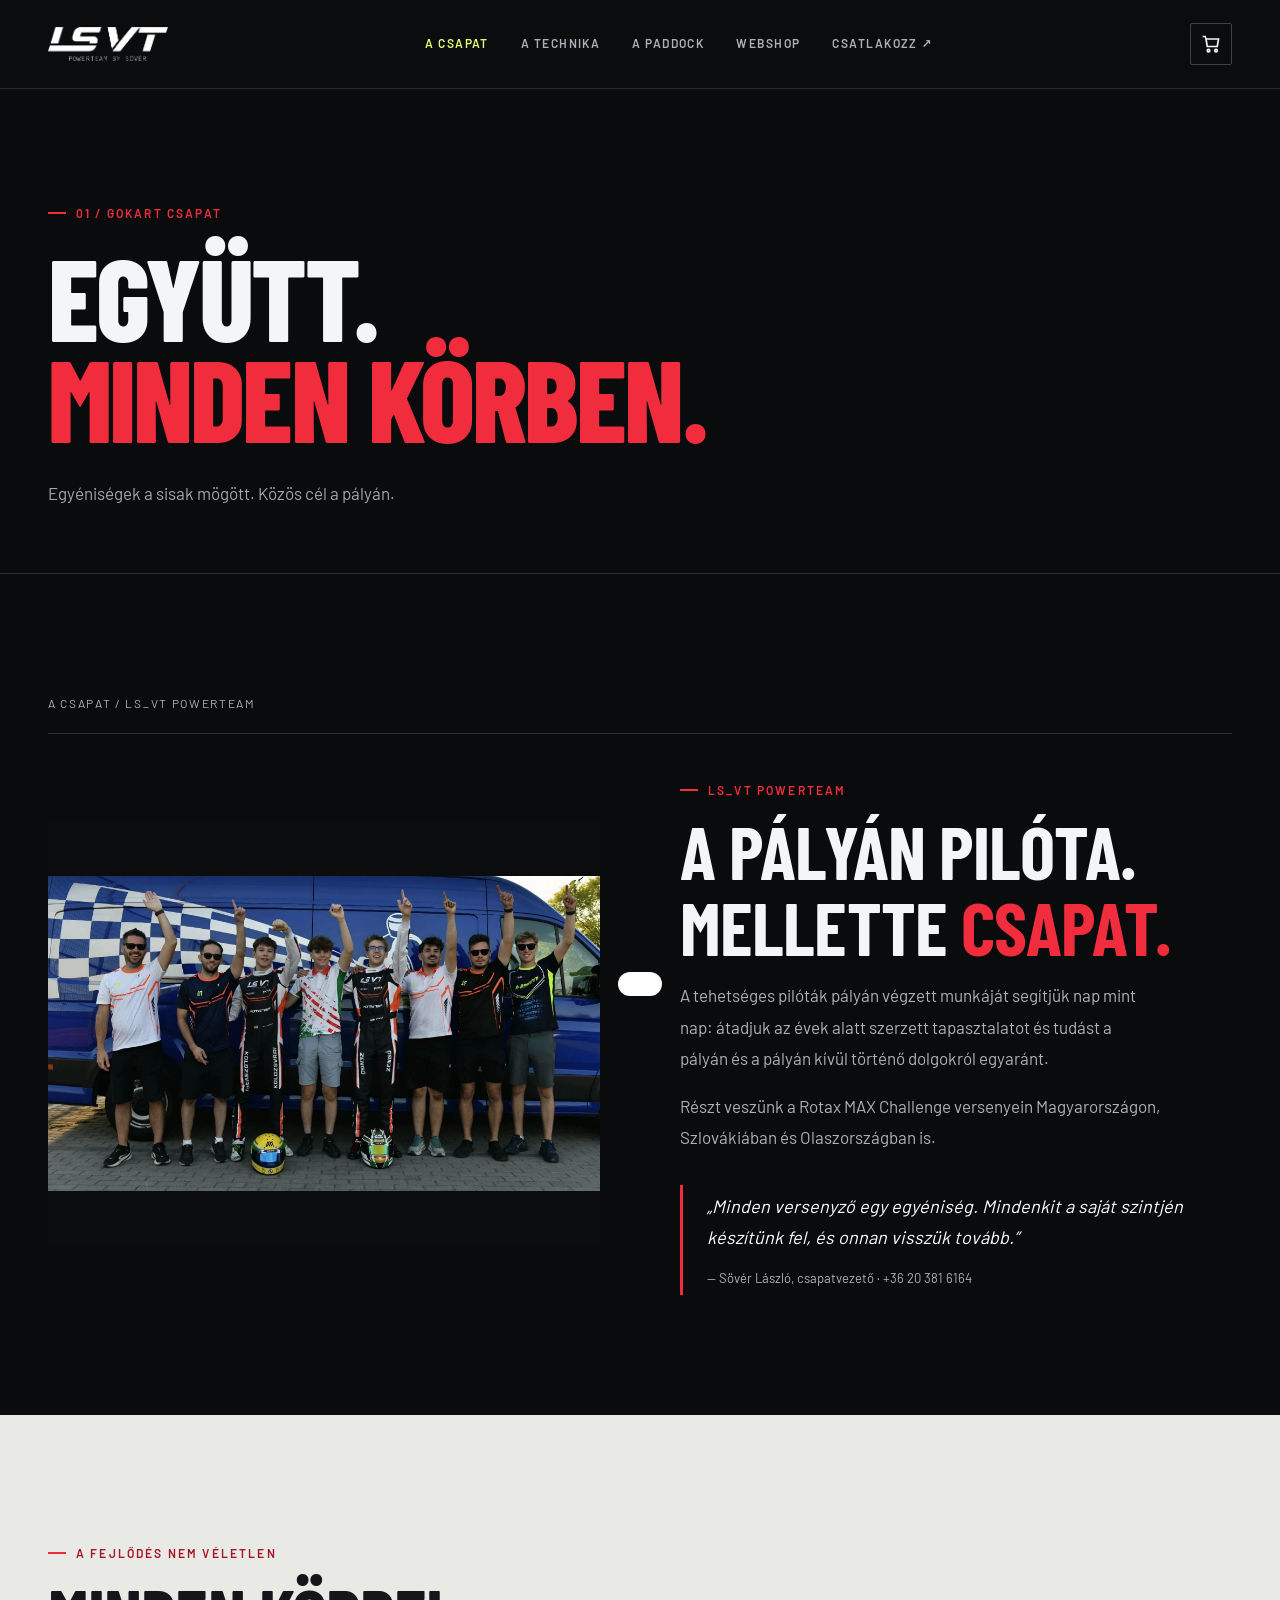
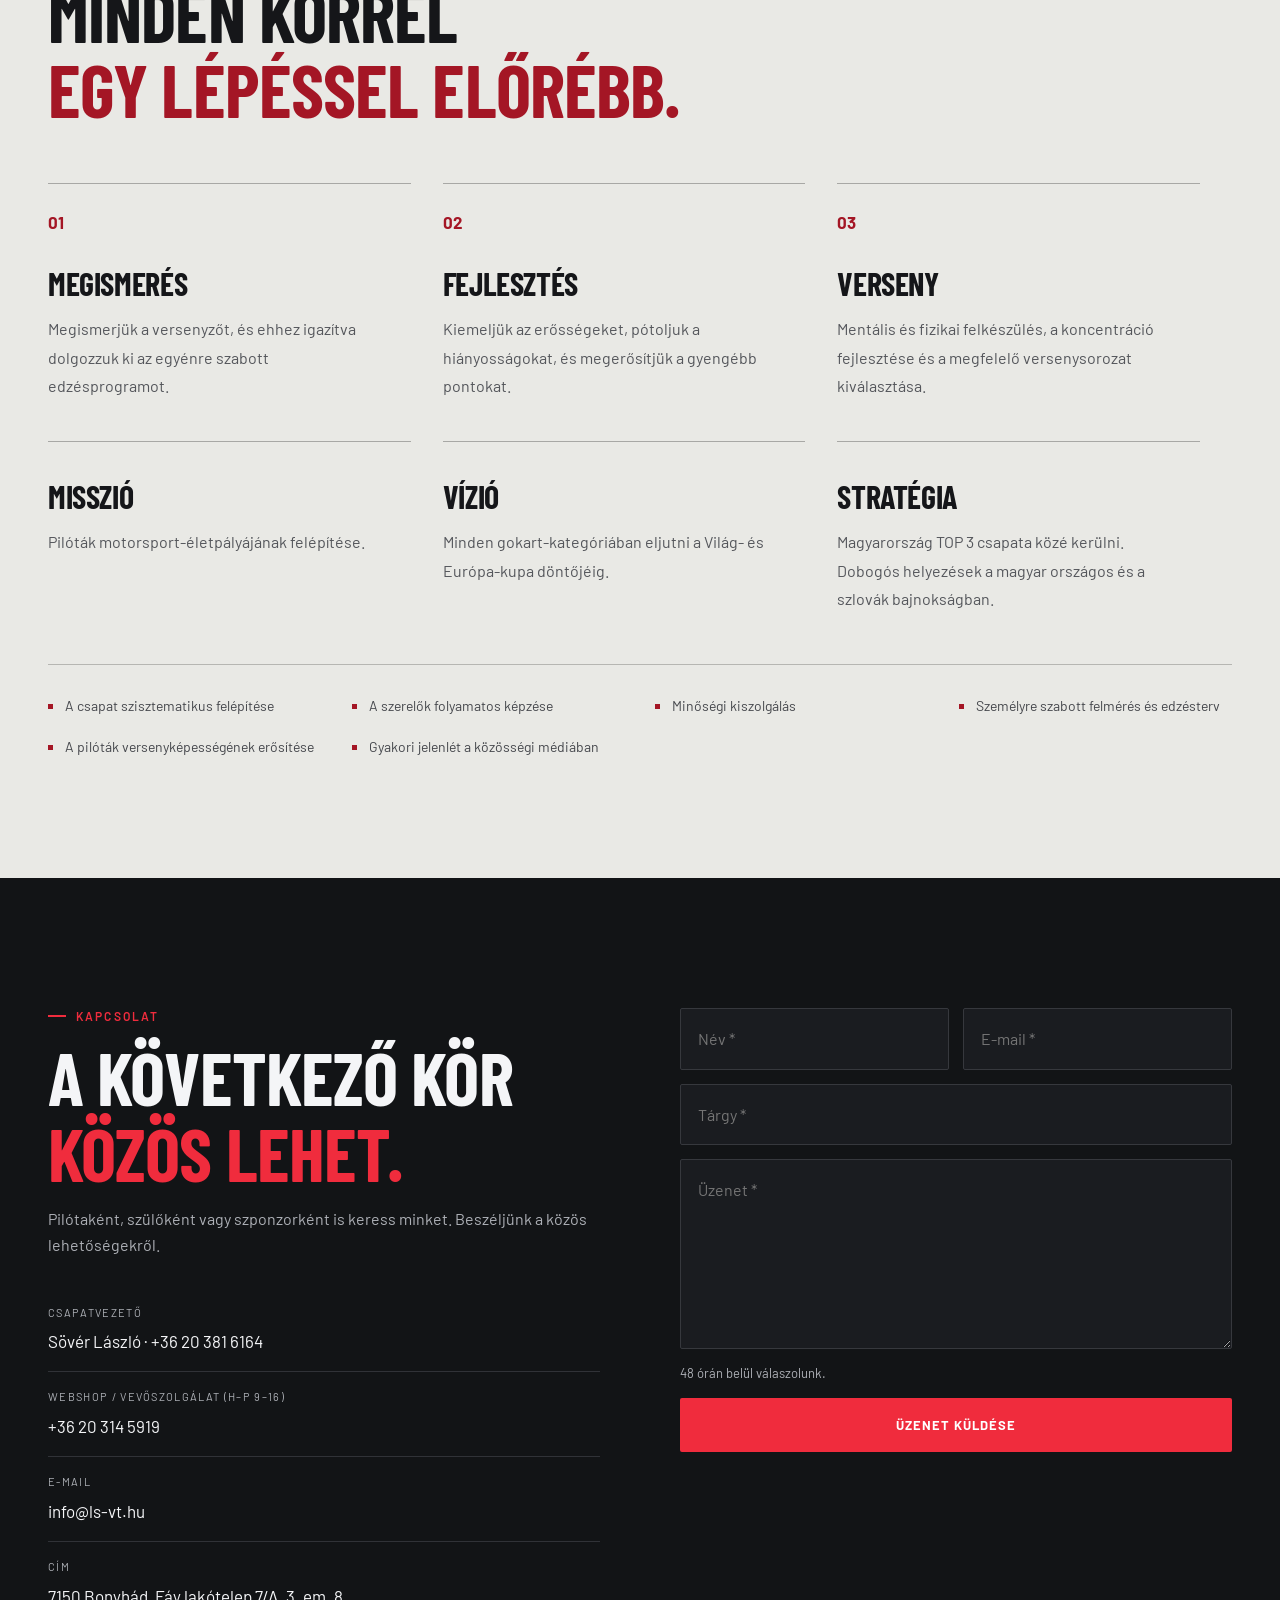
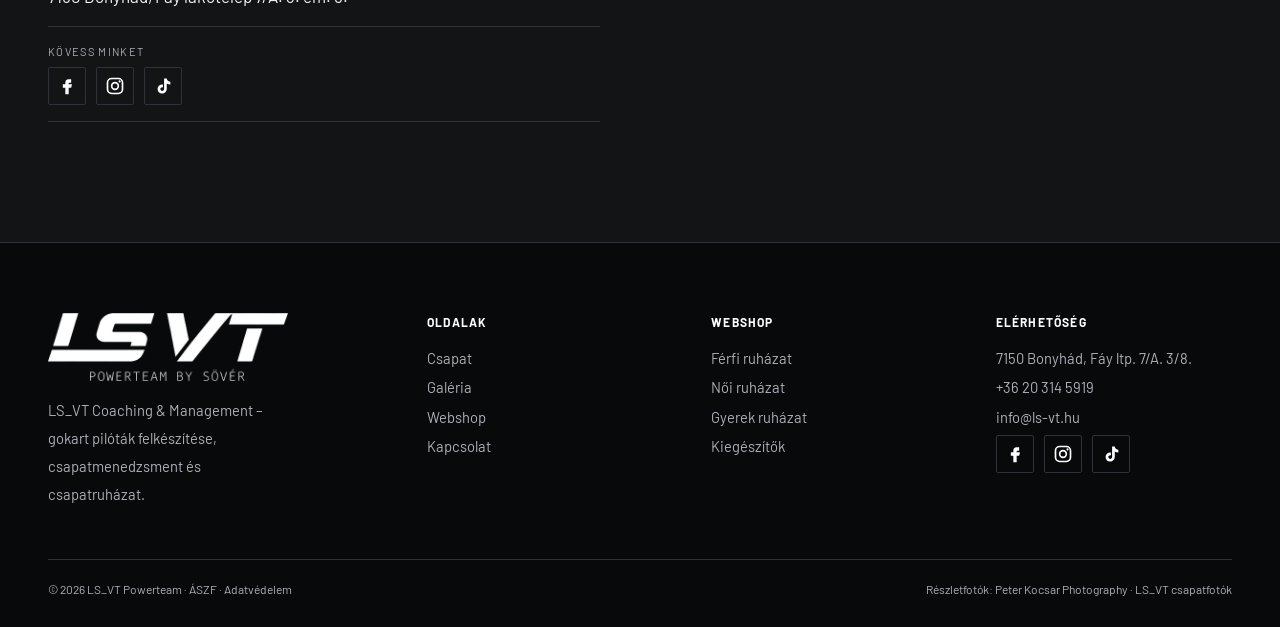
<file: csapat.html>
<!doctype html>
<html lang="hu">
<head>
<meta charset="utf-8">
<meta name="viewport" content="width=device-width,initial-scale=1">
<title>Gokart csapat és pilótaképzés – LSVT Powerteam</title>
<meta name="description" content="Ismerd meg az LSVT Powerteam gokart csapatot: egyénre szabott edzés, mentális és fizikai felkészítés, szerelők és csapatmenedzsment. Vedd fel velünk a kapcsolatot!">
<link rel="icon" href="assets/img/favicon-32.png" sizes="32x32"><link rel="icon" href="assets/img/favicon.svg" type="image/svg+xml"><link rel="apple-touch-icon" href="assets/img/apple-touch-icon.png">
<link rel="canonical" href="https://ls-vt.hu/csapat">
<meta property="og:type" content="website"><meta property="og:locale" content="hu_HU"><meta property="og:site_name" content="LSVT Powerteam">
<meta property="og:title" content="Gokart csapat és pilótaképzés – LSVT Powerteam"><meta property="og:description" content="Ismerd meg az LSVT Powerteam gokart csapatot: egyénre szabott edzés, mentális és fizikai felkészítés, szerelők és csapatmenedzsment. Vedd fel velünk a kapcsolatot!">
<meta property="og:url" content="https://ls-vt.hu/csapat"><meta property="og:image" content="https://ls-vt.hu/assets/img/og.jpg"><meta property="og:image:width" content="1200"><meta property="og:image:height" content="630">
<meta name="twitter:card" content="summary_large_image">
<link rel="preload" href="assets/fonts/barlow-condensed-latin-800-normal.woff2" as="font" type="font/woff2" crossorigin><link rel="stylesheet" href="assets/fonts.css">
<link rel="stylesheet" href="assets/style.css"><link rel="stylesheet" href="assets/experience.css">
</head>
<body data-page="team"><div id="hdr"></div><main id="main"><header class="chapter-head wrap"><h1><span class="eyebrow">01 / Gokart csapat</span>EGYÜTT.<br><em>MINDEN KÖRBEN.</em></h1><p>Egyéniségek a sisak mögött. Közös cél a pályán.</p></header><section id="csapat">
  <div class="wrap split"><div class="section-index">A csapat / LS_VT Powerteam</div>
    <img src="assets/img/team-new.webp" alt="Az LS_VT csapat közös fotója a csapatbusz előtt" loading="lazy">
    <div>
      <span class="eyebrow">LS_VT Powerteam</span>
      <h2>A pályán pilóta.<br>Mellette <em>csapat.</em></h2>
      <p>A tehetséges pilóták pályán végzett munkáját segítjük nap mint nap: átadjuk az évek alatt szerzett tapasztalatot és tudást a pályán és a pályán kívül történő dolgokról egyaránt.</p>
      <p>Részt veszünk a Rotax MAX Challenge versenyein Magyarországon, Szlovákiában és Olaszországban is.</p>
      <div class="quote">„Minden versenyző egy egyéniség. Mindenkit a saját szintjén készítünk fel, és onnan visszük tovább.”<small>— Sövér László, csapatvezető · <a href="tel:+36203816164">+36 20 381 6164</a></small></div>
    </div>
  </div>
</section><section id="filozofia" class="alt">
  <div class="wrap">
    <span class="eyebrow">A fejlődés nem véletlen</span>
    <h2>Minden körrel<br><em>egy lépéssel előrébb.</em></h2>
    <div class="grid3">
      <div class="pill"><div class="n">01</div><h3>Megismerés</h3><p>Megismerjük a versenyzőt, és ehhez igazítva dolgozzuk ki az egyénre szabott edzésprogramot.</p></div>
      <div class="pill"><div class="n">02</div><h3>Fejlesztés</h3><p>Kiemeljük az erősségeket, pótoljuk a hiányosságokat, és megerősítjük a gyengébb pontokat.</p></div>
      <div class="pill"><div class="n">03</div><h3>Verseny</h3><p>Mentális és fizikai felkészülés, a koncentráció fejlesztése és a megfelelő versenysorozat kiválasztása.</p></div>
    </div>
    <div class="grid3" style="margin-top:20px">
      <div class="pill"><h3>Misszió</h3><p>Pilóták motorsport-életpályájának felépítése.</p></div>
      <div class="pill"><h3>Vízió</h3><p>Minden gokart-kategóriában eljutni a Világ- és Európa-kupa döntőjéig.</p></div>
      <div class="pill"><h3>Stratégia</h3><p>Magyarország TOP 3 csapata közé kerülni. Dobogós helyezések a magyar országos és a szlovák bajnokságban.</p></div>
    </div>
    <ul class="goals">
      <li>A csapat szisztematikus felépítése</li><li>A szerelők folyamatos képzése</li><li>Minőségi kiszolgálás</li>
      <li>Személyre szabott felmérés és edzésterv</li><li>A pilóták versenyképességének erősítése</li><li>Gyakori jelenlét a közösségi médiában</li>
    </ul>
  </div>
</section><section id="kapcsolat" class="alt">
  <div class="wrap contact">
    <div>
      <span class="eyebrow">Kapcsolat</span><h2>A következő kör<br><em>közös lehet.</em></h2>
      <p style="color:var(--mut);margin:16px 0 10px">Pilótaként, szülőként vagy szponzorként is keress minket. Beszéljünk a közös lehetőségekről.</p>
      <ul class="cinfo">
        <li><small>Csapatvezető</small>Sövér László · <a href="tel:+36203816164">+36 20 381 6164</a></li>
        <li><small>Webshop / vevőszolgálat (H–P 9–16)</small><a href="tel:+36203145919">+36 20 314 5919</a></li>
        <li><small>E-mail</small><a href="mailto:info@ls-vt.hu">info@ls-vt.hu</a></li>
        <li><small>Cím</small>7150 Bonyhád, Fáy lakótelep 7/A. 3. em. 8.</li>
        <li><small>Kövess minket</small><div data-social></div></li>
      </ul>
    </div>
    <form class="f" id="kf">
      <div class="row"><input aria-label="Név" name="nev" placeholder="Név *" required><input aria-label="E-mail-cím" name="email" type="email" placeholder="E-mail *" required></div>
      <input aria-label="Tárgy" name="targy" placeholder="Tárgy *" required>
      <textarea aria-label="Üzenet" name="uzenet" rows="6" placeholder="Üzenet *" required></textarea>
      <p class="form-note" aria-live="polite">48 órán belül válaszolunk.</p><button class="btn btn-red" style="justify-content:center">Üzenet küldése</button>
    </form>
  </div>
</section></main><div id="ftr"></div><script src="assets/app.js"></script><script src="assets/experience.js"></script></body></html>
</file>
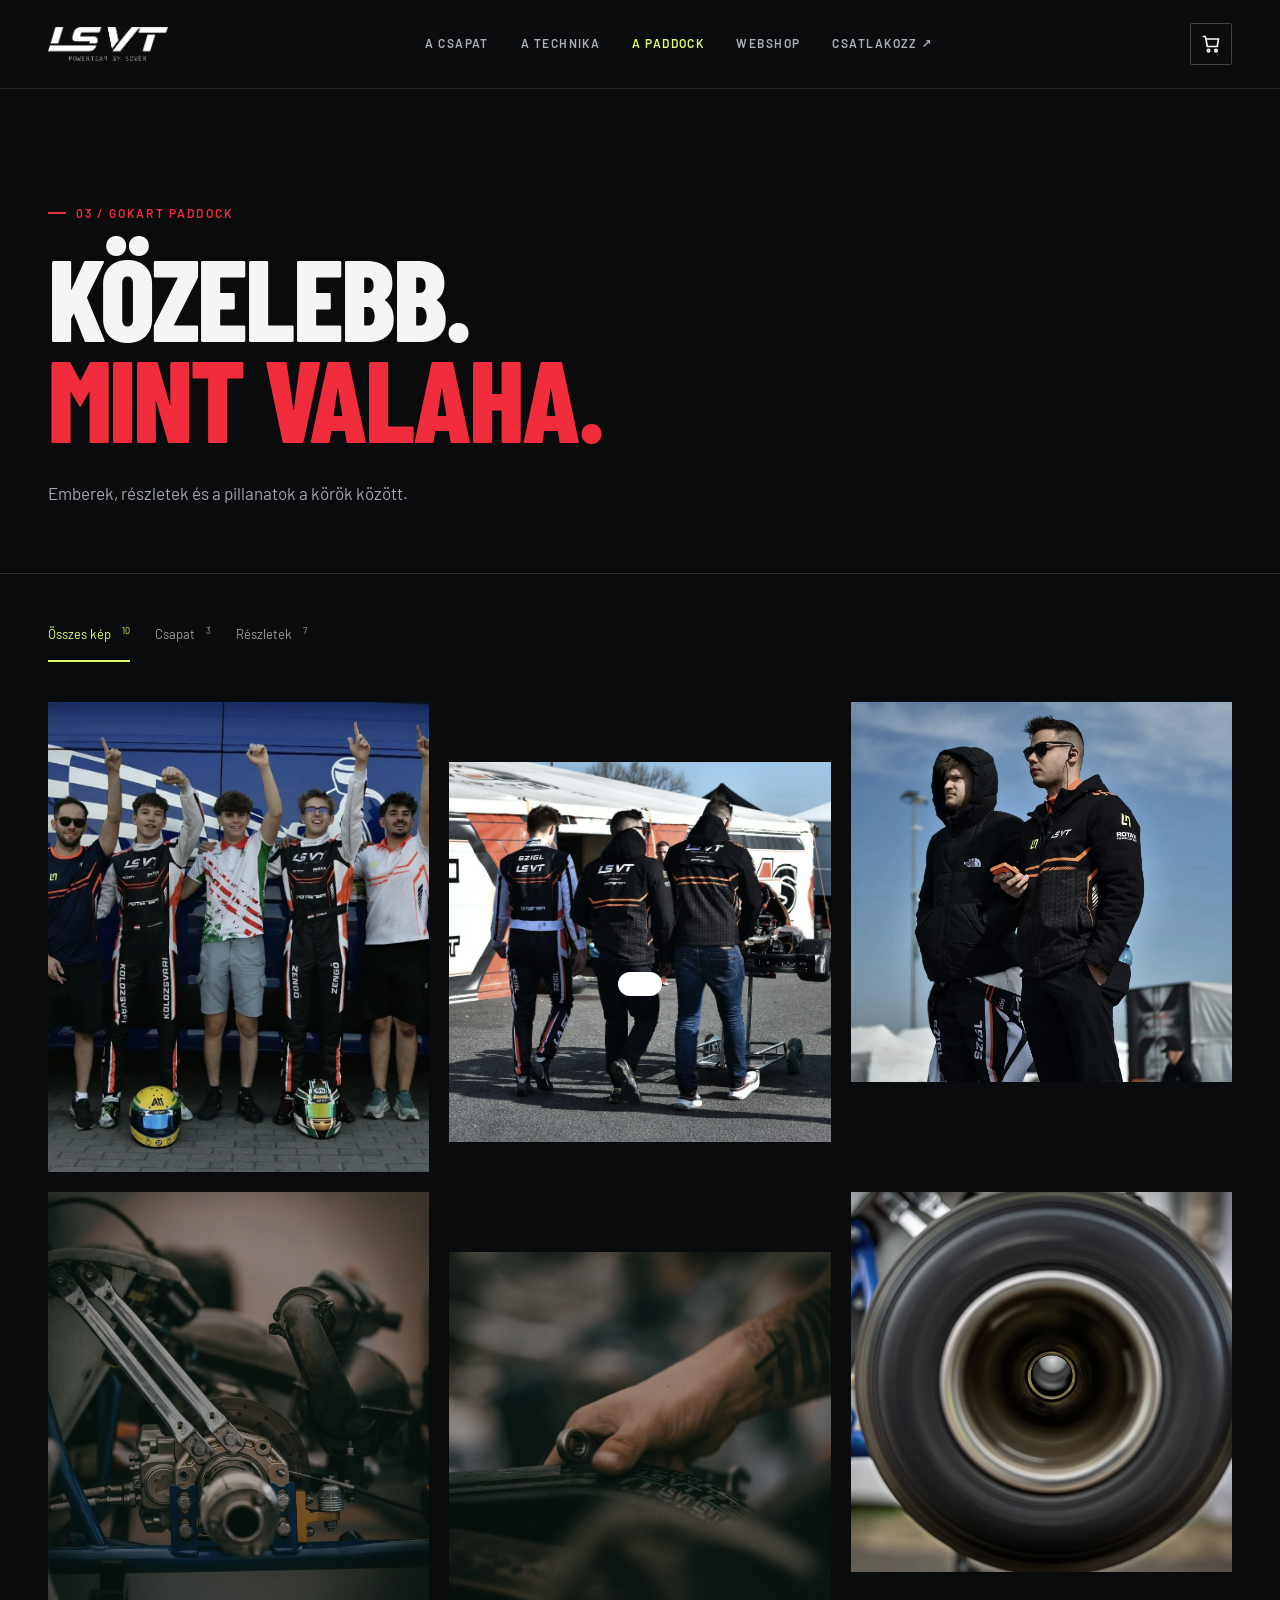
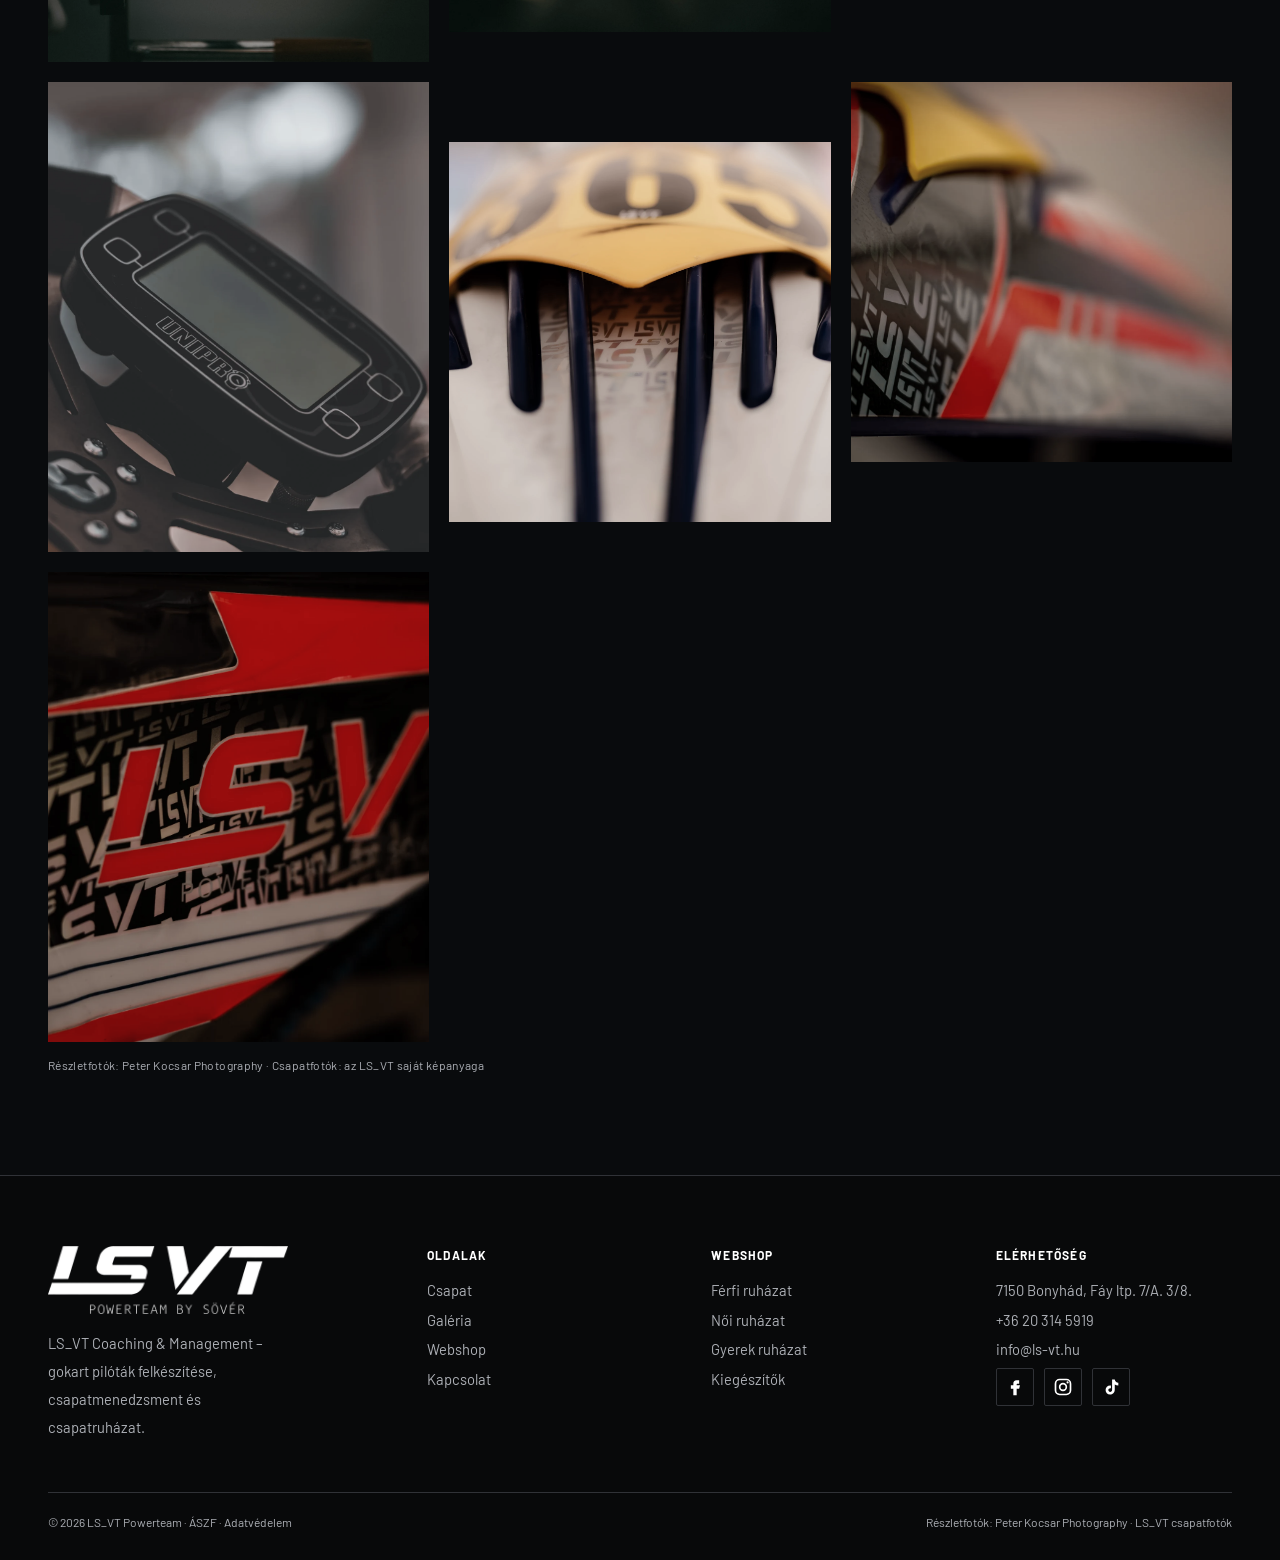
<file: galeria.html>
<!doctype html>
<html lang="hu">
<head>
<meta charset="utf-8">
<meta name="viewport" content="width=device-width,initial-scale=1">
<title>Gokart fotók a paddockból – LSVT Powerteam galéria</title>
<meta name="description" content="Fotók az LSVT Powerteam gokart csapat életéből: versenyhétvégék, szerelés, technika és csapatpillanatok a paddockból.">
<link rel="icon" href="assets/img/favicon-32.png" sizes="32x32"><link rel="icon" href="assets/img/favicon.svg" type="image/svg+xml"><link rel="apple-touch-icon" href="assets/img/apple-touch-icon.png">
<link rel="canonical" href="https://ls-vt.hu/galeria">
<meta property="og:type" content="website"><meta property="og:locale" content="hu_HU"><meta property="og:site_name" content="LSVT Powerteam">
<meta property="og:title" content="Gokart fotók a paddockból – LSVT Powerteam galéria"><meta property="og:description" content="Fotók az LSVT Powerteam gokart csapat életéből: versenyhétvégék, szerelés, technika és csapatpillanatok a paddockból.">
<meta property="og:url" content="https://ls-vt.hu/galeria"><meta property="og:image" content="https://ls-vt.hu/assets/img/og.jpg"><meta property="og:image:width" content="1200"><meta property="og:image:height" content="630">
<meta name="twitter:card" content="summary_large_image">
<link rel="preload" href="assets/fonts/barlow-condensed-latin-800-normal.woff2" as="font" type="font/woff2" crossorigin><link rel="stylesheet" href="assets/fonts.css">
<link rel="stylesheet" href="assets/style.css"><link rel="stylesheet" href="assets/experience.css">
</head>
<body data-page="gallery"><div id="hdr"></div><main id="main"><header class="chapter-head wrap"><h1><span class="eyebrow">03 / Gokart paddock</span>KÖZELEBB.<br><em>MINT VALAHA.</em></h1><p>Emberek, részletek és a pillanatok a körök között.</p></header><section class="wrap gallery-section"><div class="gallery-filters" aria-label="Képek szűrése"><button class="active" data-filter="all" aria-pressed="true">Összes kép <sup>10</sup></button><button data-filter="team" aria-pressed="false">Csapat <sup>3</sup></button><button data-filter="detail" aria-pressed="false">Részletek <sup>7</sup></button></div><div class="editorial-gallery"><button class="gallery-shot" data-category="team" data-photo="team-new" data-caption="Egy csapat. Közös cél."><img src="assets/img/team-new.webp" alt="Egy csapat. Közös cél." loading="lazy"></button><button class="gallery-shot" data-category="team" data-photo="paddock" data-caption="Úton a következő körre."><img src="assets/img/paddock.webp" alt="Úton a következő körre." loading="lazy"></button><button class="gallery-shot" data-category="team" data-photo="coaching" data-caption="Figyelem a pálya szélén."><img src="assets/img/coaching.webp" alt="Figyelem a pálya szélén." loading="lazy"></button><button class="gallery-shot" data-category="detail" data-photo="engine" data-caption="A burkolat alatt."><img src="assets/img/engine.webp" alt="A burkolat alatt." loading="lazy"></button><button class="gallery-shot" data-category="detail" data-photo="mechanic" data-caption="A munka, amit nem látsz."><img src="assets/img/mechanic.webp" alt="A munka, amit nem látsz." loading="lazy"></button><button class="gallery-shot" data-category="detail" data-photo="wheel" data-caption="Kapcsolat az aszfalttal."><img src="assets/img/wheel.webp" alt="Kapcsolat az aszfalttal." loading="lazy"></button><button class="gallery-shot" data-category="detail" data-photo="telemetry" data-caption="Minden kör számít."><img src="assets/img/telemetry.webp" alt="Minden kör számít." loading="lazy"></button><button class="gallery-shot" data-category="detail" data-photo="nose" data-caption="Rajt előtt."><img src="assets/img/nose.webp" alt="Rajt előtt." loading="lazy"></button><button class="gallery-shot" data-category="detail" data-photo="livery" data-caption="A mi színeink."><img src="assets/img/livery.webp" alt="A mi színeink." loading="lazy"></button><button class="gallery-shot" data-category="detail" data-photo="bodywork" data-caption="Összetéveszthetetlen."><img src="assets/img/bodywork.webp" alt="Összetéveszthetetlen." loading="lazy"></button></div><p class="credit">Részletfotók: Peter Kocsar Photography · Csapatfotók: az LS_VT saját képanyaga</p></section><dialog class="photo-viewer" id="photo-viewer"><button class="photo-close" aria-label="Kép bezárása">×</button><button class="photo-prev" aria-label="Előző kép">←</button><figure><img id="viewer-image" alt=""><figcaption id="viewer-caption"></figcaption></figure><button class="photo-next" aria-label="Következő kép">→</button></dialog></main><div id="ftr"></div><script src="assets/app.js"></script><script src="assets/experience.js"></script></body></html>
</file>
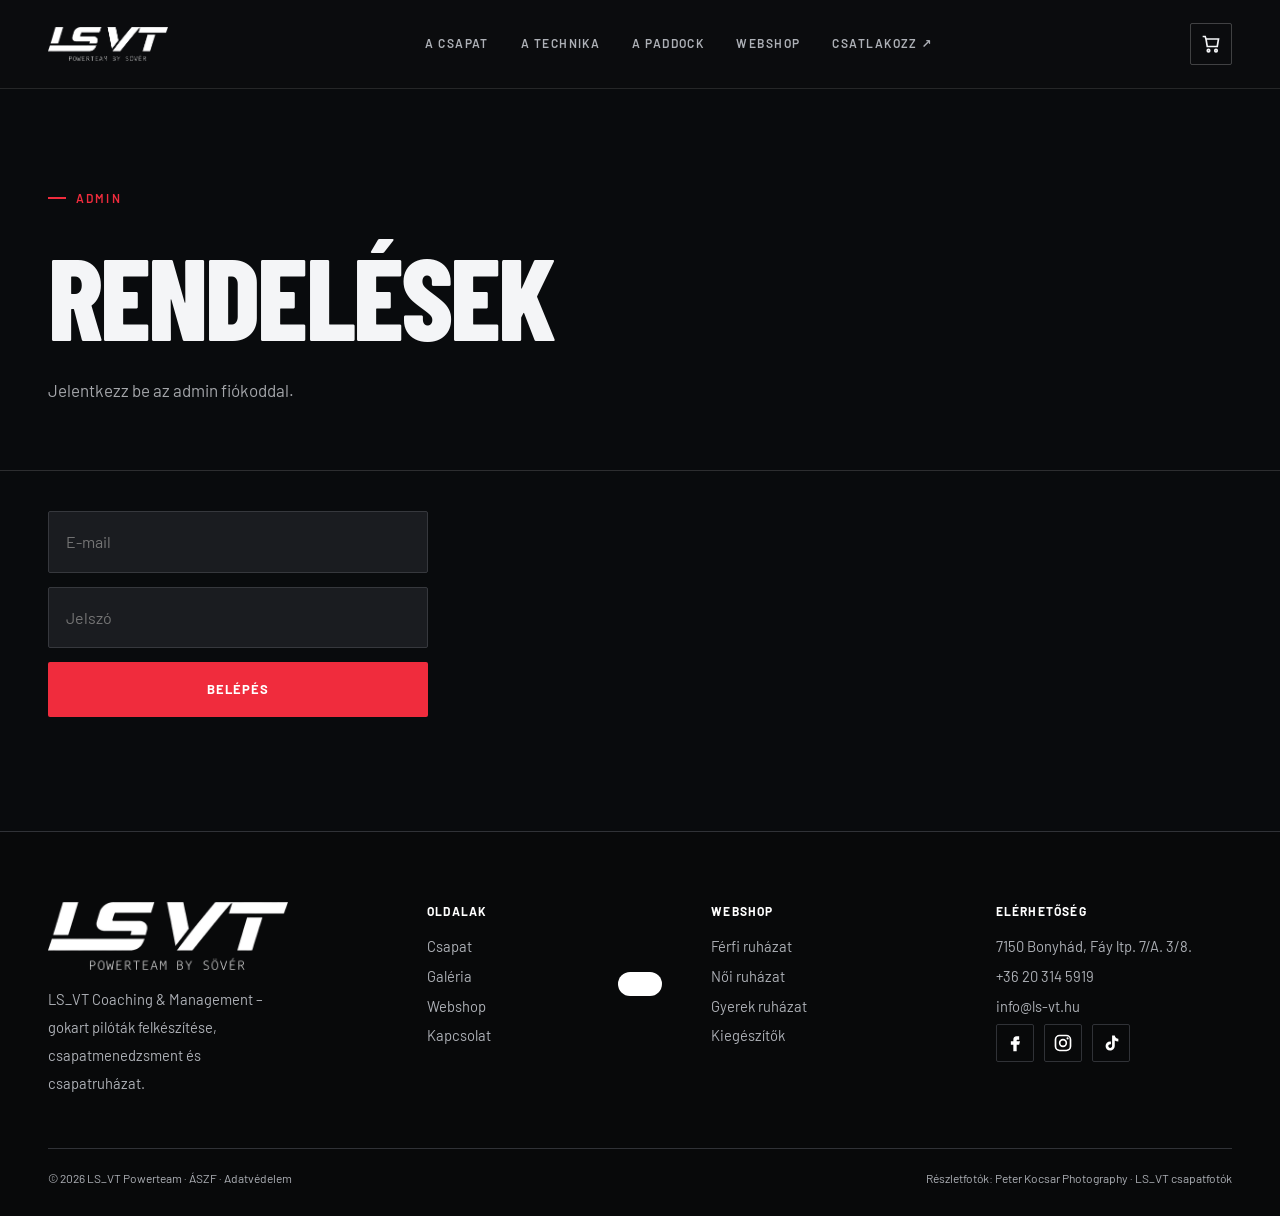
<file: kezeles-b63ad5.html>
<!doctype html>
<html lang="hu">
<head>
<meta charset="utf-8">
<meta name="viewport" content="width=device-width,initial-scale=1">
<meta name="robots" content="noindex,nofollow">
<title>Rendelések · LS_VT admin</title>
<link rel="icon" href="assets/img/favicon-32.png" sizes="32x32"><link rel="icon" href="assets/img/favicon.svg" type="image/svg+xml">
<link rel="preload" href="assets/fonts/barlow-condensed-latin-800-normal.woff2" as="font" type="font/woff2" crossorigin><link rel="stylesheet" href="assets/fonts.css">
<link rel="stylesheet" href="assets/style.css"><link rel="stylesheet" href="assets/experience.css">
</head>
<body data-page="admin"><div id="hdr"></div><main id="main">
<header class="chapter-head wrap"><span class="eyebrow">Admin</span><h1>Rendelések</h1><p id="adm-sub">Jelentkezz be az admin fiókoddal.</p></header>
<section class="wrap adm">
  <form class="f adm-login" id="login" hidden>
    <input id="lemail" type="email" placeholder="E-mail" autocomplete="username" required>
    <input id="lpass" type="password" placeholder="Jelszó" autocomplete="current-password" required>
    <button class="btn btn-red" style="justify-content:center">Belépés</button>
    <p class="form-err" id="lerr"></p>
  </form>
  <div id="panel" hidden>
    <div class="adm-bar">
      <div id="filters" class="adm-filters"></div>
      <span class="sp"></span>
      <button class="btn btn-ghost" id="reload">Frissítés</button>
      <button class="btn btn-ghost" id="logout">Kilépés</button>
    </div>
    <div class="adm-list" id="list"></div>
  </div>
  <p class="form-err" id="cfg" hidden>A rendeléskezelés még nincs bekapcsolva: az assets/app.js fájlban a BACKEND url és key értéke üres.</p>
</section>
</main><div id="ftr"></div>
<script src="assets/vendor/supabase.js"></script>
<script src="assets/app.js"></script>
<script src="assets/admin.js"></script>
</body></html>
</file>
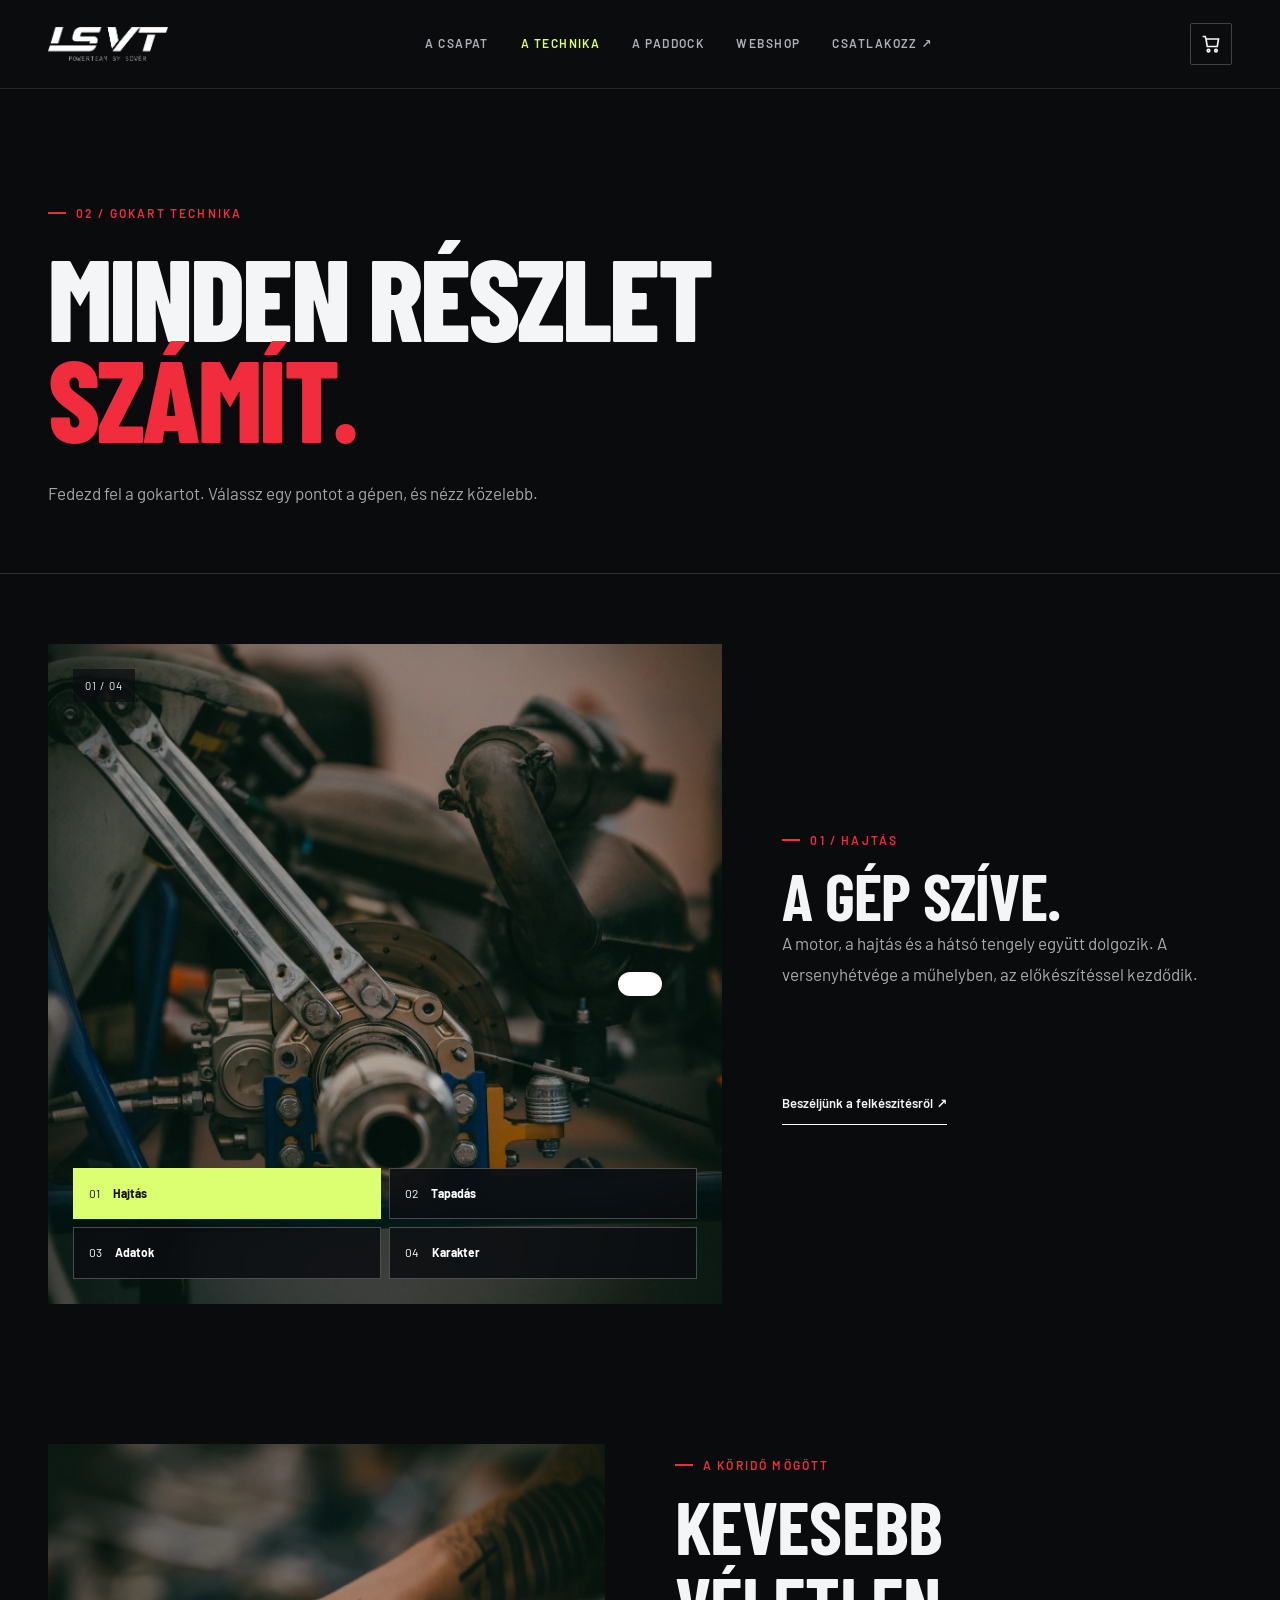
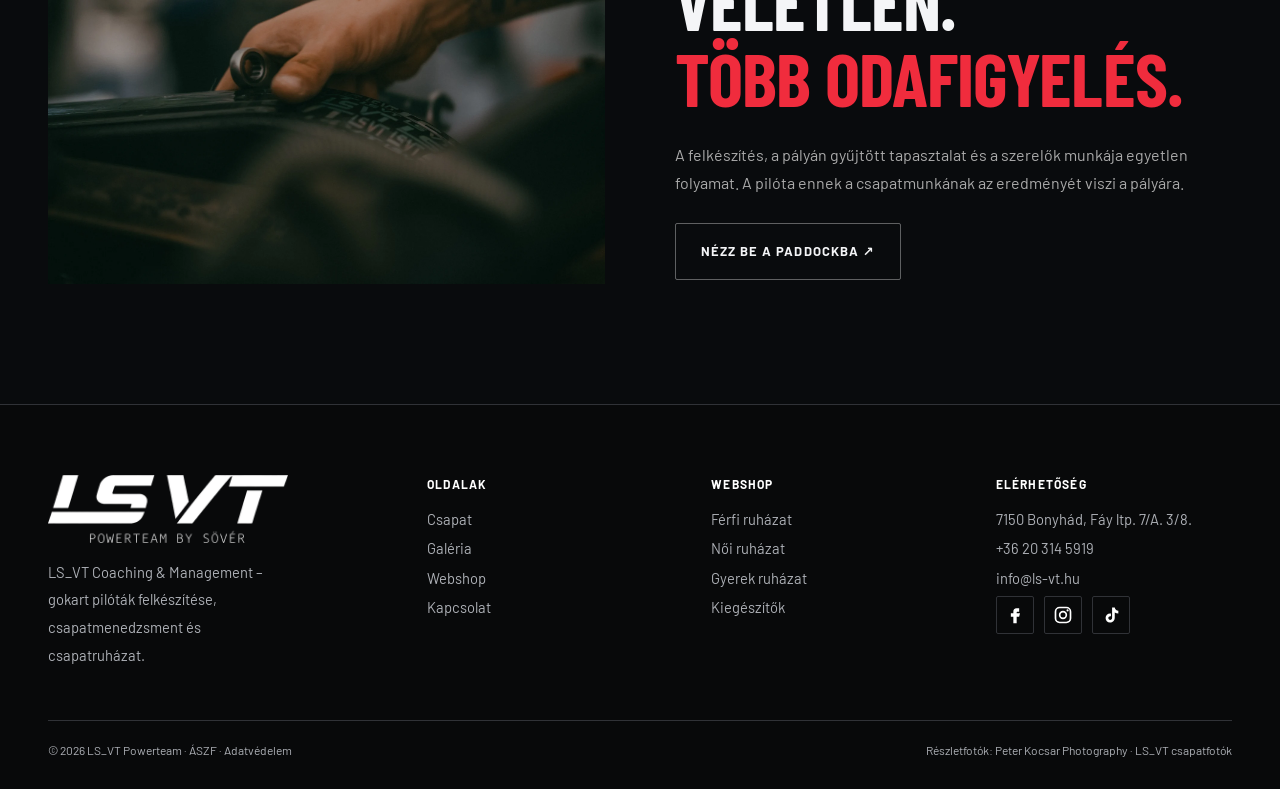
<file: technika.html>
<!doctype html>
<html lang="hu">
<head>
<meta charset="utf-8">
<meta name="viewport" content="width=device-width,initial-scale=1">
<title>Gokart technika: motor, gumik, telemetria – LSVT Powerteam</title>
<meta name="description" content="A gokart technikája közelről: hajtás és motor, tapadás és gumik, telemetria és adatelemzés. Így készítjük fel a gépet és a pilótát a versenyre.">
<link rel="icon" href="assets/img/favicon-32.png" sizes="32x32"><link rel="icon" href="assets/img/favicon.svg" type="image/svg+xml"><link rel="apple-touch-icon" href="assets/img/apple-touch-icon.png">
<link rel="canonical" href="https://ls-vt.hu/technika">
<meta property="og:type" content="website"><meta property="og:locale" content="hu_HU"><meta property="og:site_name" content="LSVT Powerteam">
<meta property="og:title" content="Gokart technika: motor, gumik, telemetria – LSVT Powerteam"><meta property="og:description" content="A gokart technikája közelről: hajtás és motor, tapadás és gumik, telemetria és adatelemzés. Így készítjük fel a gépet és a pilótát a versenyre.">
<meta property="og:url" content="https://ls-vt.hu/technika"><meta property="og:image" content="https://ls-vt.hu/assets/img/og.jpg"><meta property="og:image:width" content="1200"><meta property="og:image:height" content="630">
<meta name="twitter:card" content="summary_large_image">
<link rel="preload" href="assets/fonts/barlow-condensed-latin-800-normal.woff2" as="font" type="font/woff2" crossorigin><link rel="stylesheet" href="assets/fonts.css">
<link rel="stylesheet" href="assets/style.css"><link rel="stylesheet" href="assets/experience.css">
</head>
<body data-page="tech"><div id="hdr"></div><main id="main"><header class="chapter-head wrap"><h1><span class="eyebrow">02 / Gokart technika</span>MINDEN RÉSZLET<br><em>SZÁMÍT.</em></h1><p>Fedezd fel a gokartot. Válassz egy pontot a gépen, és nézz közelebb.</p></header><section class="wrap tech-section"><div class="tech-explorer"><img id="tech-image" src="assets/img/engine.webp" alt="A gokart motorja és hátsó tengelye"><div class="tech-points"><button data-tech="engine" class="active" aria-pressed="true">01 <span>Hajtás</span></button><button data-tech="wheel" aria-pressed="false">02 <span>Tapadás</span></button><button data-tech="telemetry" aria-pressed="false">03 <span>Adatok</span></button><button data-tech="bodywork" aria-pressed="false">04 <span>Karakter</span></button></div><span class="image-index" id="tech-index">01 / 04</span></div><div class="tech-detail" aria-live="polite"><span class="eyebrow" id="tech-label">01 / HAJTÁS</span><h2 id="tech-title">A gép szíve.</h2><p id="tech-description">A motor, a hajtás és a hátsó tengely együtt dolgozik. A versenyhétvége a műhelyben, az előkészítéssel kezdődik.</p><a class="hero-shop" href="csapat.html#kapcsolat">Beszéljünk a felkészítésről ↗</a></div></section><section class="work-strip wrap"><img src="assets/img/mechanic.webp" alt="Szerelés a paddockban" loading="lazy"><div><span class="eyebrow">A köridő mögött</span><h2>Kevesebb véletlen.<br><em>Több odafigyelés.</em></h2><p>A felkészítés, a pályán gyűjtött tapasztalat és a szerelők munkája egyetlen folyamat. A pilóta ennek a csapatmunkának az eredményét viszi a pályára.</p><a class="btn btn-ghost" href="galeria.html">Nézz be a paddockba ↗</a></div></section></main><div id="ftr"></div><script src="assets/app.js"></script><script src="assets/experience.js"></script></body></html>
</file>
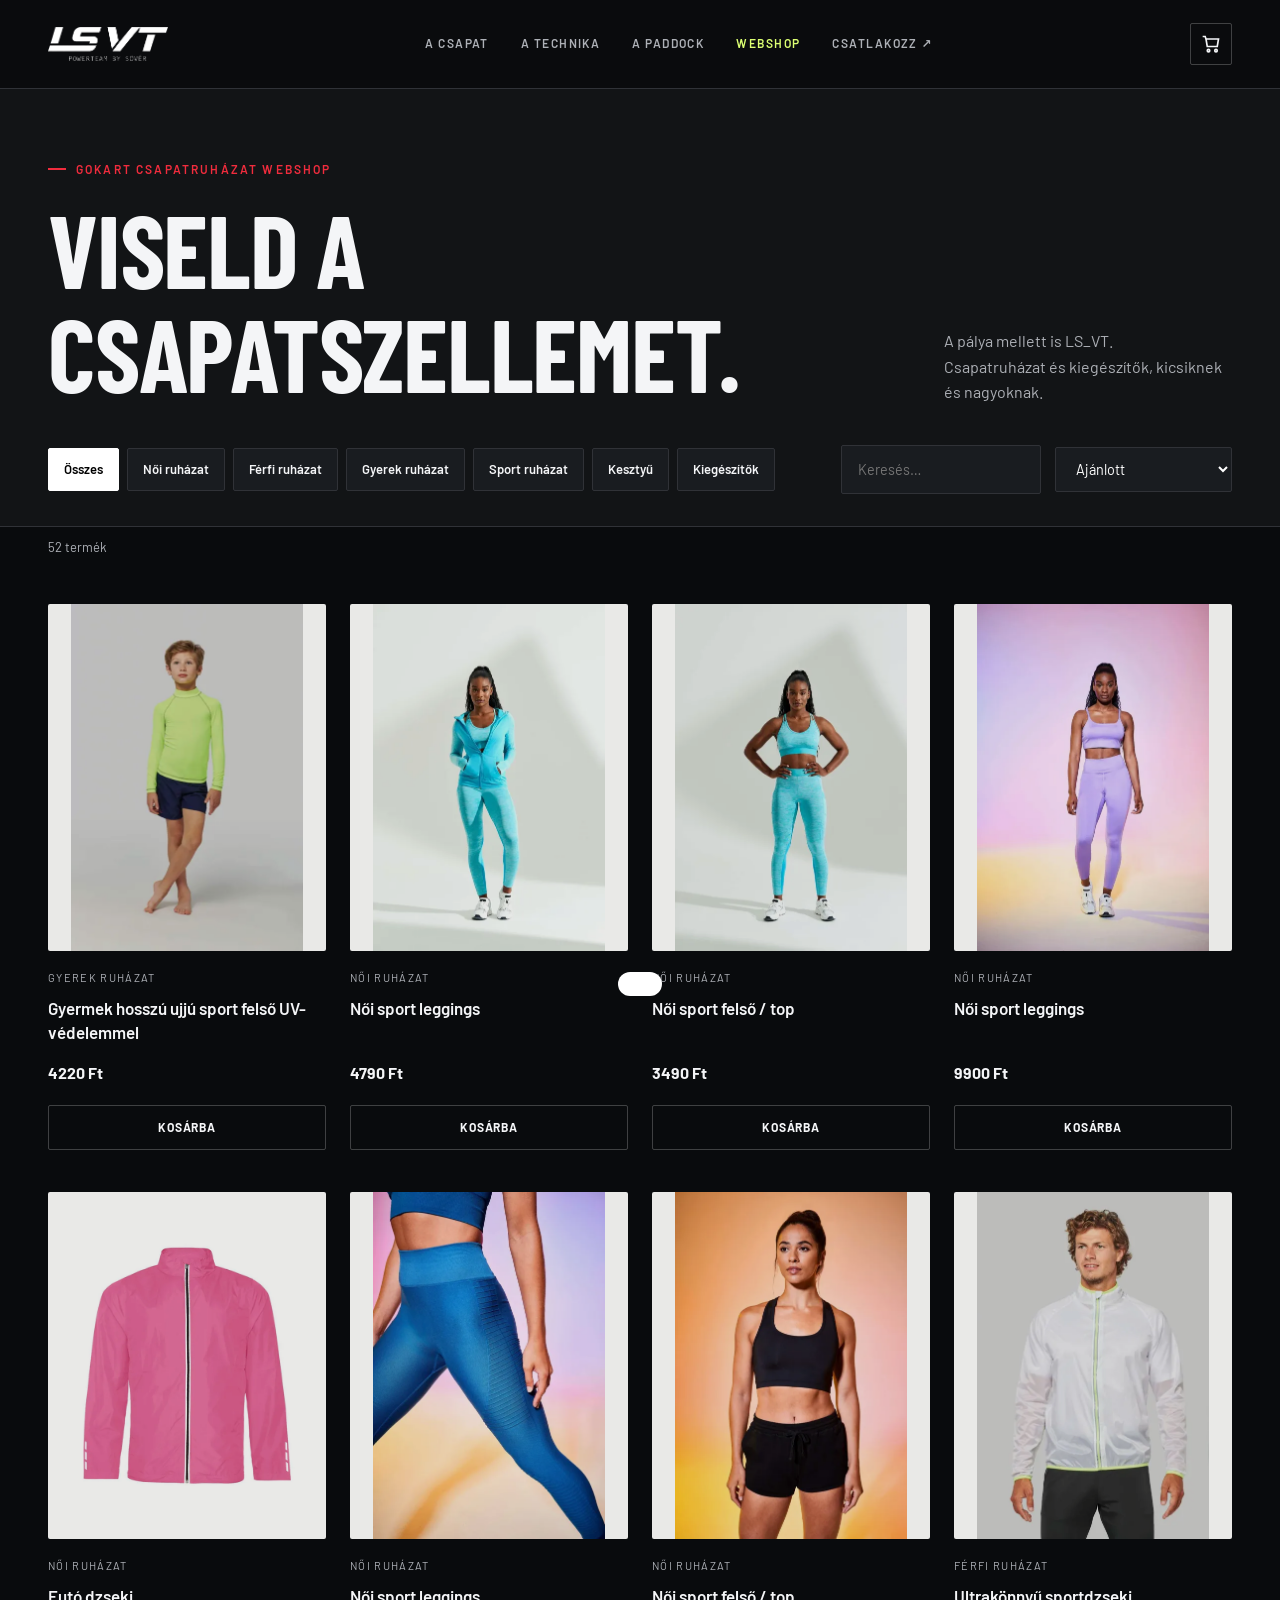
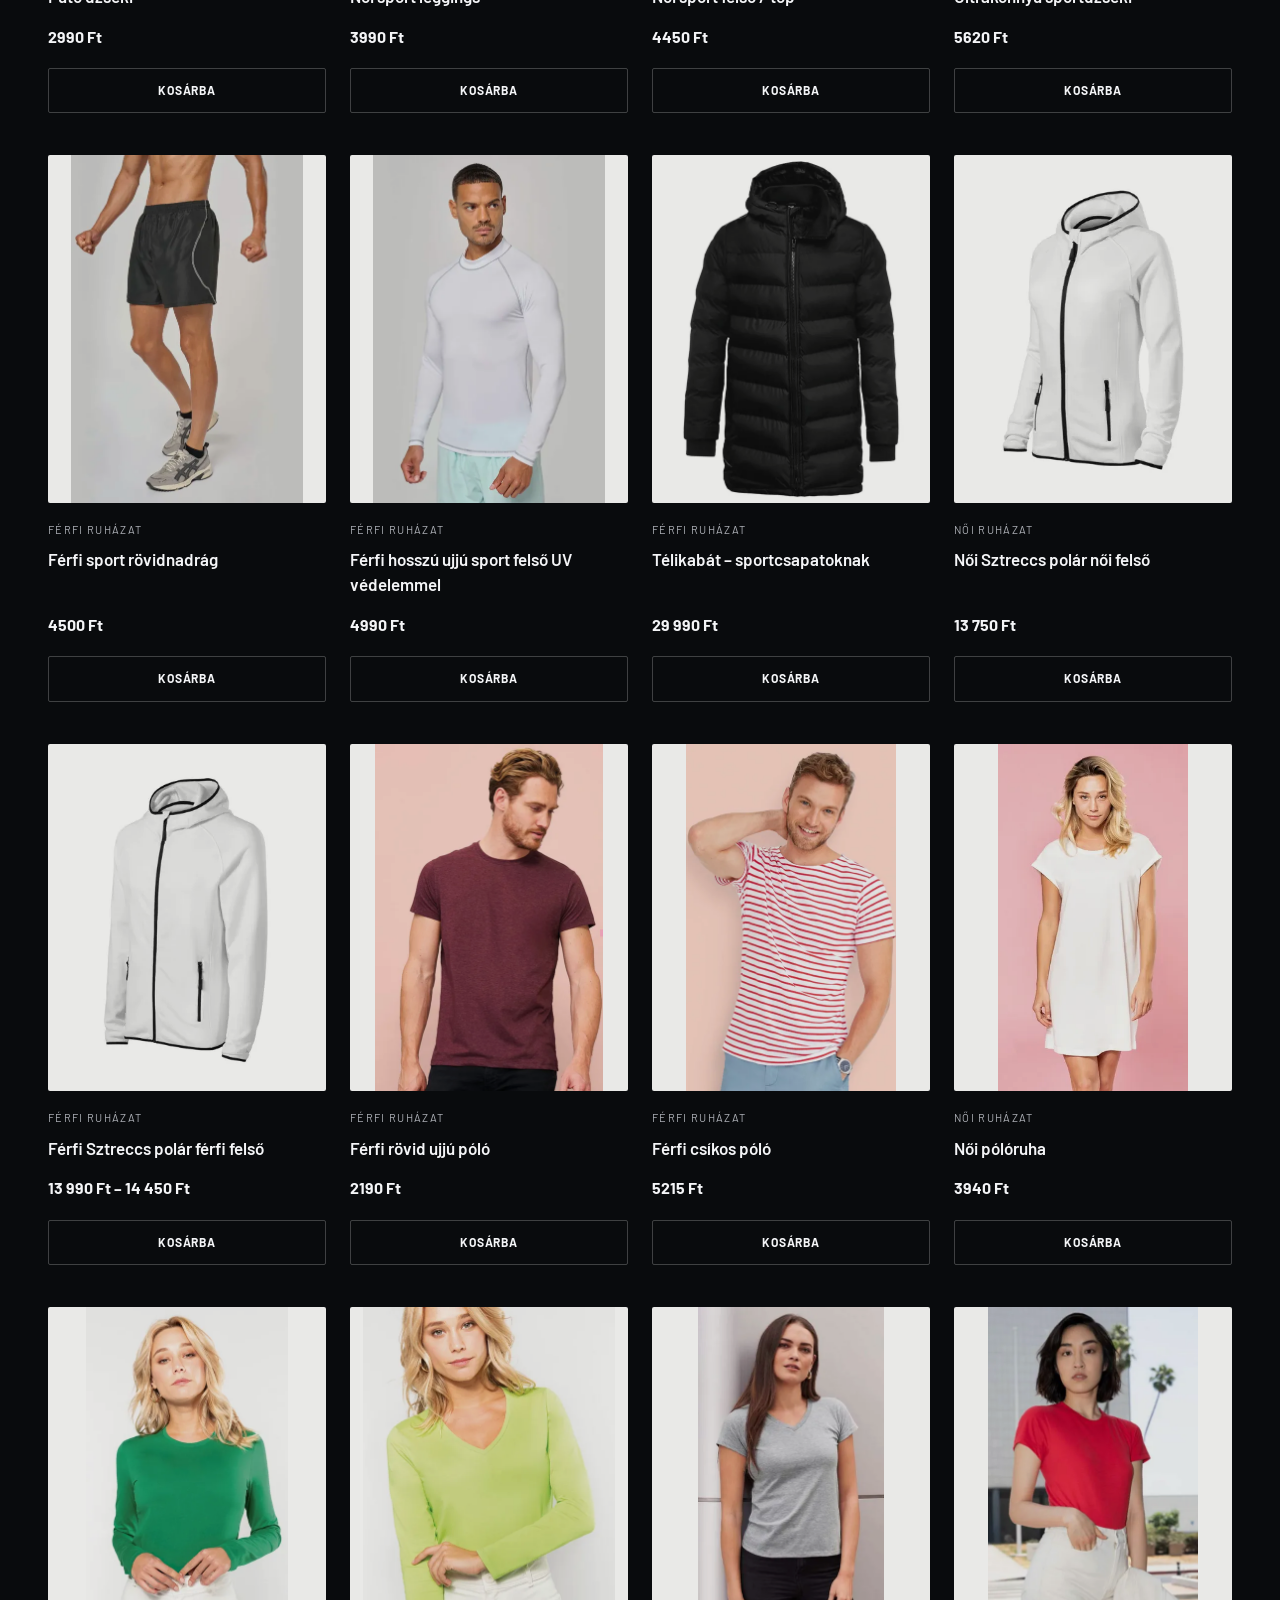
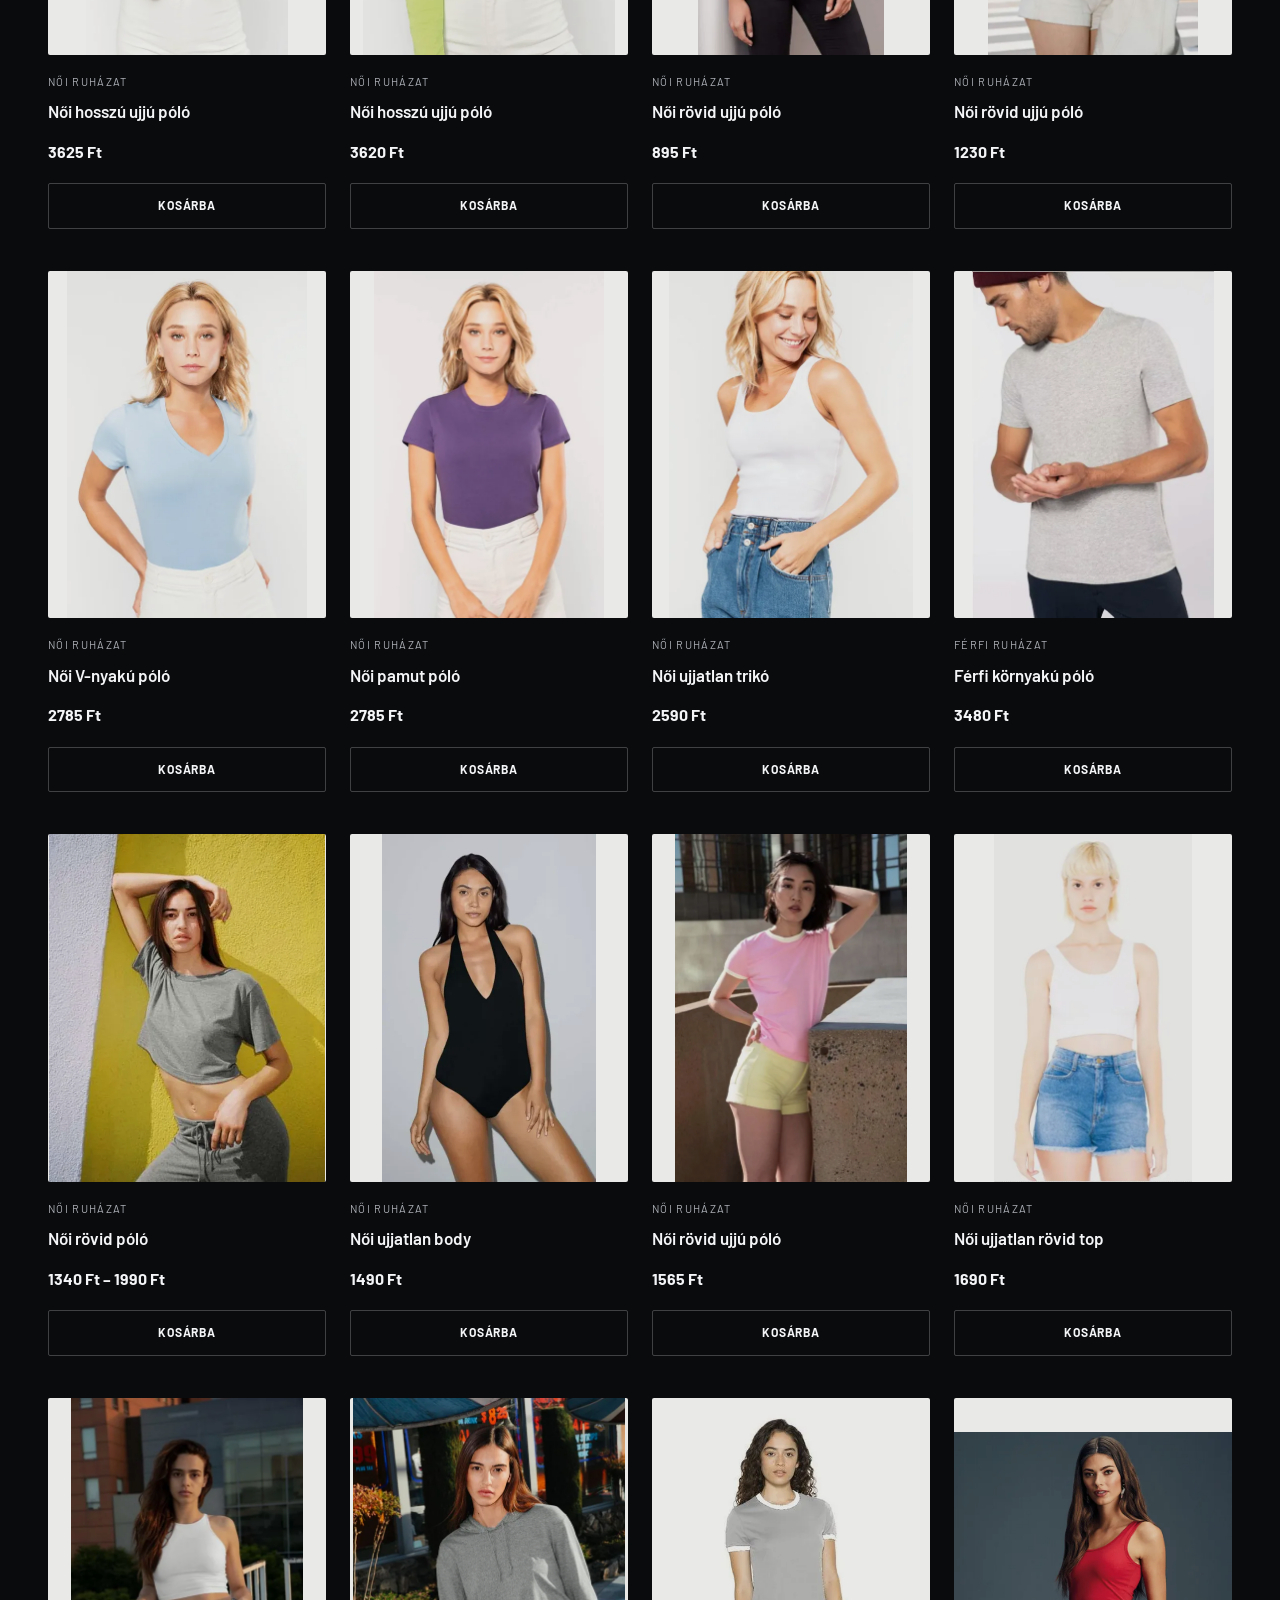
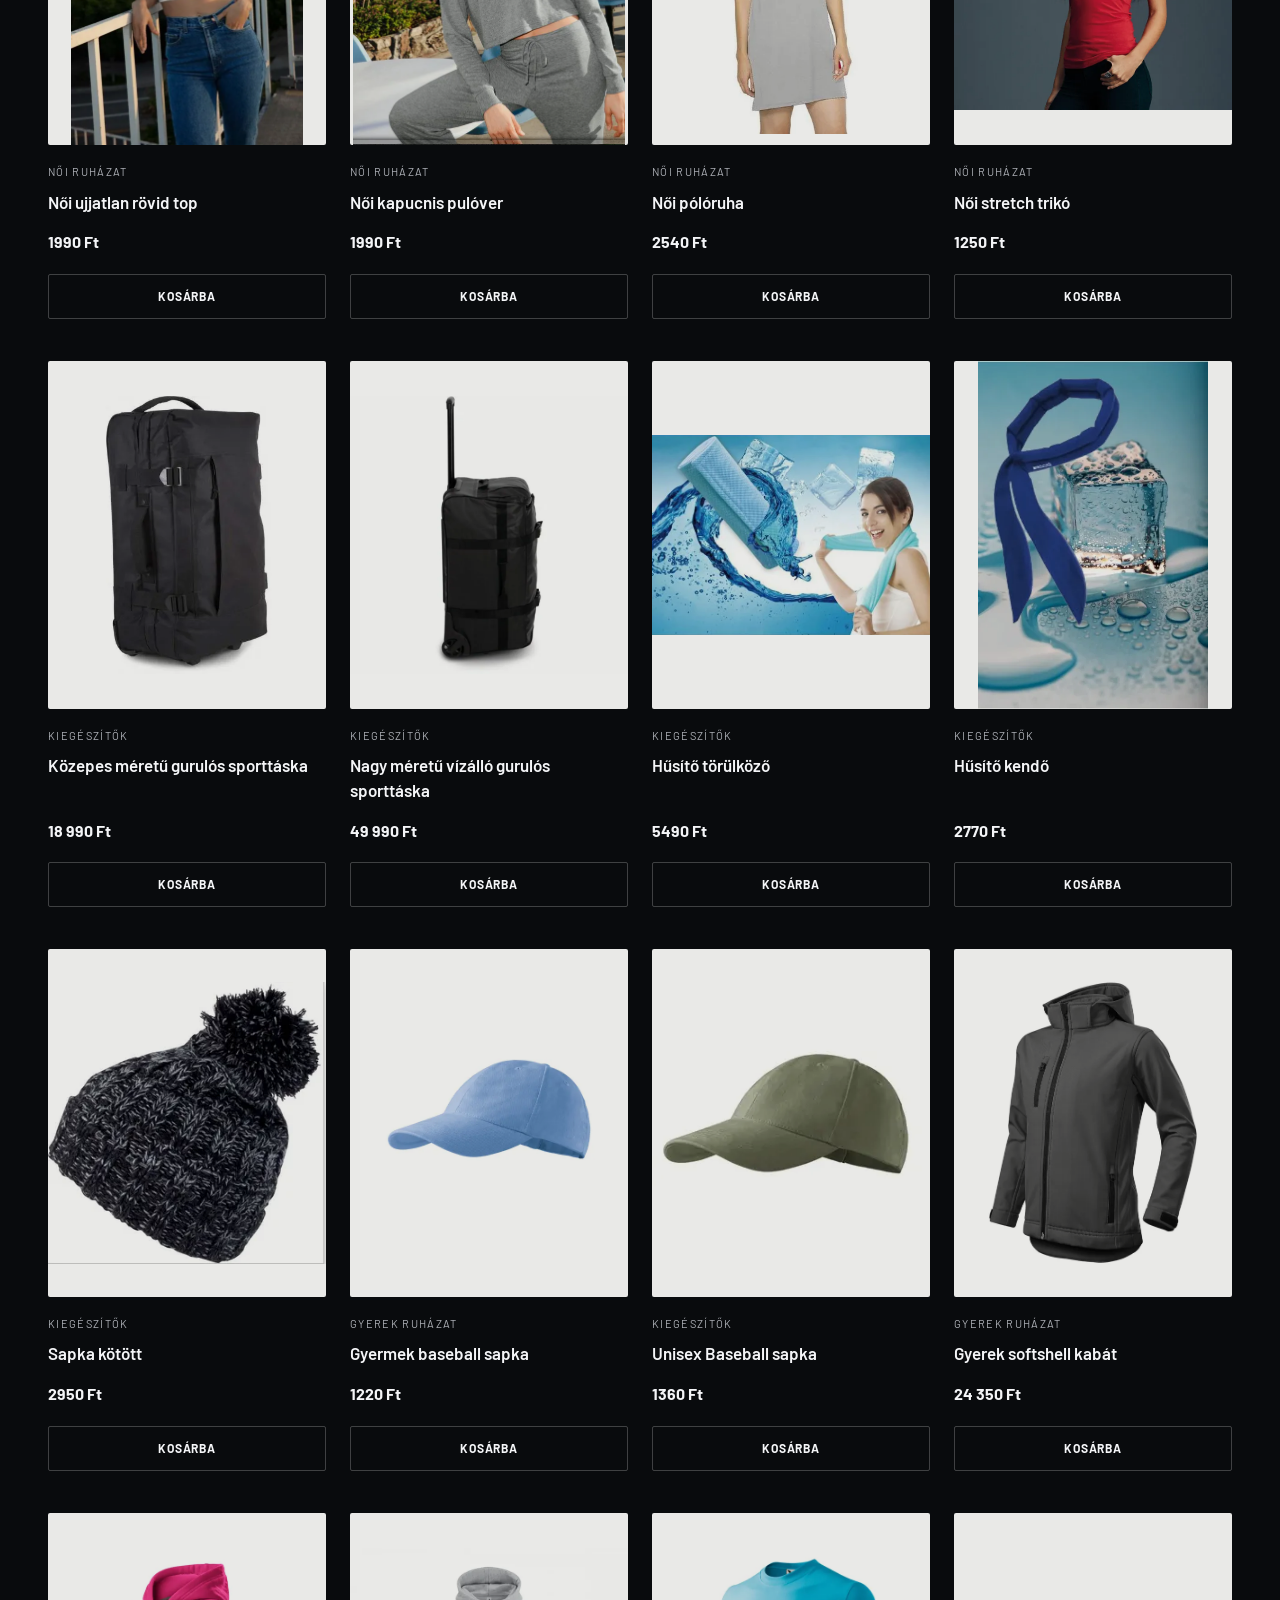
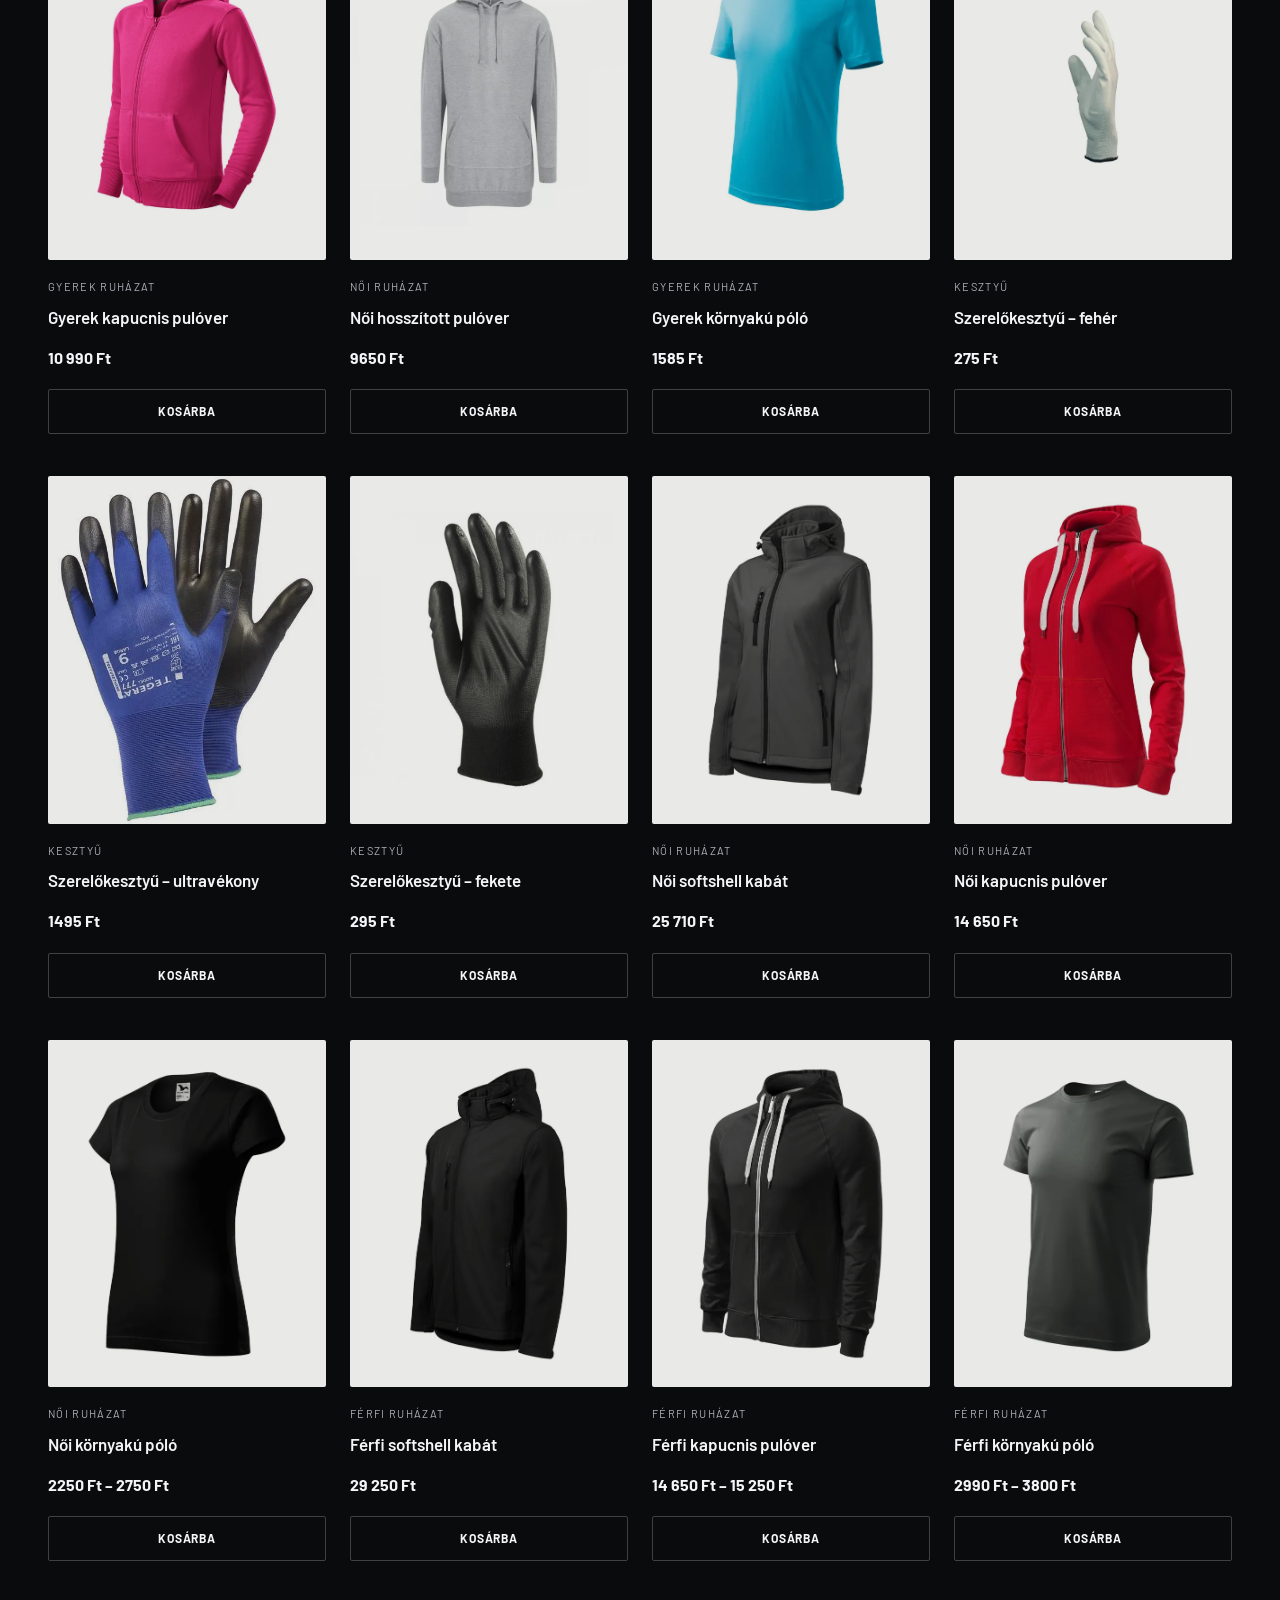
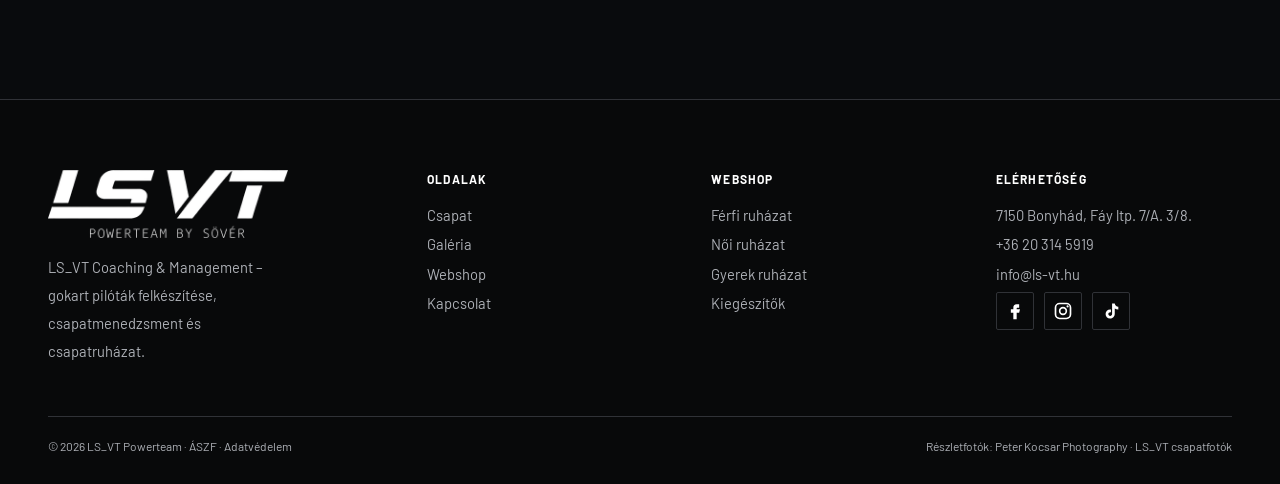
<file: webshop.html>
<!doctype html>
<html lang="hu">
<head>
<meta charset="utf-8">
<meta name="viewport" content="width=device-width,initial-scale=1">
<title>Gokart csapatruházat webshop – LSVT Powerteam</title>
<meta name="description" content="LSVT csapatruházat online: pólók, pulóverek, softshell kabátok, szerelőkesztyűk és kiegészítők felnőtteknek és gyerekeknek. Rendelj a gokart csapat webshopjából!">
<link rel="icon" href="assets/img/favicon-32.png" sizes="32x32"><link rel="icon" href="assets/img/favicon.svg" type="image/svg+xml"><link rel="apple-touch-icon" href="assets/img/apple-touch-icon.png">
<link rel="canonical" href="https://ls-vt.hu/webshop">
<meta property="og:type" content="website"><meta property="og:locale" content="hu_HU"><meta property="og:site_name" content="LSVT Powerteam">
<meta property="og:title" content="Gokart csapatruházat webshop – LSVT Powerteam"><meta property="og:description" content="LSVT csapatruházat online: pólók, pulóverek, softshell kabátok, szerelőkesztyűk és kiegészítők felnőtteknek és gyerekeknek. Rendelj a gokart csapat webshopjából!">
<meta property="og:url" content="https://ls-vt.hu/webshop"><meta property="og:image" content="https://ls-vt.hu/assets/img/og.jpg"><meta property="og:image:width" content="1200"><meta property="og:image:height" content="630">
<meta name="twitter:card" content="summary_large_image">
<link rel="preload" href="assets/fonts/barlow-condensed-latin-800-normal.woff2" as="font" type="font/woff2" crossorigin><link rel="stylesheet" href="assets/fonts.css">
<link rel="stylesheet" href="assets/style.css"><link rel="stylesheet" href="assets/experience.css">
</head>
<body data-page="shop">
<div id="hdr"></div>

<div class="shop-hero"><div class="wrap">
  <div class="shop-intro"><h1><span class="eyebrow">Gokart csapatruházat webshop</span>Viseld a<br>csapatszellemet.</h1><p>A pálya mellett is LS_VT.<br>Csapatruházat és kiegészítők, kicsiknek és nagyoknak.</p></div>
  <div class="tools">
    <div id="chips" style="display:flex;gap:8px;flex-wrap:wrap"></div>
    <span class="sp"></span>
    <input id="q" type="search" placeholder="Keresés…" aria-label="Keresés">
    <select id="sort" aria-label="Rendezés"><option value="">Ajánlott</option><option value="asc">Ár szerint növekvő</option><option value="desc">Ár szerint csökkenő</option><option value="name">Név szerint</option></select>
  </div>
</div></div>

<section style="padding-top:10px"><div class="wrap">
  <p class="steps" id="count"></p>
  <div class="pgrid" id="grid"></div>
</div></section>

<div id="ftr"></div>
<script src="assets/app.js"></script>
<script>
const url = new URLSearchParams(location.search);
const CATS = ["Összes", "Női ruházat", "Férfi ruházat", "Gyerek ruházat", "Sport ruházat", "Kesztyű", "Kiegészítők"];
let cat = CATS.includes(url.get("k")) ? url.get("k") : "Összes";
const chips = document.getElementById("chips"), grid = document.getElementById("grid");
const q = document.getElementById("q"), sort = document.getElementById("sort");
function render() {
  chips.innerHTML = CATS.filter(c => c === "Összes" || LSVT.products.some(p => p.cats.includes(c)))
    .map(c => `<button class="chip ${c === cat ? "on" : ""}" data-c="${c}">${c}</button>`).join("");
  const s = q.value.trim().toLowerCase();
  let ps = LSVT.products.filter(p => (cat === "Összes" || p.cats.includes(cat)) && (!s || p.name.toLowerCase().includes(s)));
  if (sort.value === "asc") ps.sort((a, b) => a.price - b.price);
  if (sort.value === "desc") ps.sort((a, b) => b.price - a.price);
  if (sort.value === "name") ps.sort((a, b) => a.name.localeCompare(b.name, "hu"));
  document.getElementById("count").textContent = ps.length + " termék";
  grid.innerHTML = ps.length ? ps.map(LSVT.card).join("") : `<p class="empty">Nincs találat.</p>`;
}
chips.onclick = e => { const b = e.target.closest("[data-c]"); if (!b) return; cat = b.dataset.c;
  history.replaceState(null, "", cat === "Összes" ? "webshop.html" : "?k=" + encodeURIComponent(cat)); render(); };
q.oninput = sort.onchange = render;
LSVT.productsReady.then(() => { render(); const t = +url.get("termek"); if (t && LSVT.products.some(p => p.id === t)) LSVT.openProduct(t); });
</script>
<script src="assets/experience.js"></script></body>
</html>
</file>
<file: assets/fonts.css>
/* Barlow és Barlow Condensed helyben tárolva (Fontsource, SIL OFL), hogy a látogatók IP-címe ne menjen a Google-höz. */
@font-face{font-family:'Barlow';font-style:normal;font-display:swap;font-weight:400;src:url(fonts/barlow-latin-ext-400-normal.woff2) format('woff2');unicode-range:U+0100-02AF,U+0304,U+0308,U+0329,U+1E00-1E9F,U+1EF2-1EFF,U+2020,U+20A0-20AB,U+20AD-20C0,U+2113,U+2C60-2C7F,U+A720-A7FF}
@font-face{font-family:'Barlow';font-style:normal;font-display:swap;font-weight:600;src:url(fonts/barlow-latin-ext-600-normal.woff2) format('woff2');unicode-range:U+0100-02AF,U+0304,U+0308,U+0329,U+1E00-1E9F,U+1EF2-1EFF,U+2020,U+20A0-20AB,U+20AD-20C0,U+2113,U+2C60-2C7F,U+A720-A7FF}
@font-face{font-family:'Barlow';font-style:normal;font-display:swap;font-weight:700;src:url(fonts/barlow-latin-ext-700-normal.woff2) format('woff2');unicode-range:U+0100-02AF,U+0304,U+0308,U+0329,U+1E00-1E9F,U+1EF2-1EFF,U+2020,U+20A0-20AB,U+20AD-20C0,U+2113,U+2C60-2C7F,U+A720-A7FF}
@font-face{font-family:'Barlow';font-style:normal;font-display:swap;font-weight:400;src:url(fonts/barlow-latin-400-normal.woff2) format('woff2');unicode-range:U+0000-00FF,U+0131,U+0152-0153,U+02BB-02BC,U+02C6,U+02DA,U+02DC,U+0304,U+0308,U+0329,U+2000-206F,U+2074,U+20AC,U+2122,U+2191,U+2193,U+2212,U+2215,U+FEFF,U+FFFD}
@font-face{font-family:'Barlow';font-style:normal;font-display:swap;font-weight:600;src:url(fonts/barlow-latin-600-normal.woff2) format('woff2');unicode-range:U+0000-00FF,U+0131,U+0152-0153,U+02BB-02BC,U+02C6,U+02DA,U+02DC,U+0304,U+0308,U+0329,U+2000-206F,U+2074,U+20AC,U+2122,U+2191,U+2193,U+2212,U+2215,U+FEFF,U+FFFD}
@font-face{font-family:'Barlow';font-style:normal;font-display:swap;font-weight:700;src:url(fonts/barlow-latin-700-normal.woff2) format('woff2');unicode-range:U+0000-00FF,U+0131,U+0152-0153,U+02BB-02BC,U+02C6,U+02DA,U+02DC,U+0304,U+0308,U+0329,U+2000-206F,U+2074,U+20AC,U+2122,U+2191,U+2193,U+2212,U+2215,U+FEFF,U+FFFD}
@font-face{font-family:'Barlow Condensed';font-style:normal;font-display:swap;font-weight:700;src:url(fonts/barlow-condensed-latin-ext-700-normal.woff2) format('woff2');unicode-range:U+0100-02AF,U+0304,U+0308,U+0329,U+1E00-1E9F,U+1EF2-1EFF,U+2020,U+20A0-20AB,U+20AD-20C0,U+2113,U+2C60-2C7F,U+A720-A7FF}
@font-face{font-family:'Barlow Condensed';font-style:normal;font-display:swap;font-weight:800;src:url(fonts/barlow-condensed-latin-ext-800-normal.woff2) format('woff2');unicode-range:U+0100-02AF,U+0304,U+0308,U+0329,U+1E00-1E9F,U+1EF2-1EFF,U+2020,U+20A0-20AB,U+20AD-20C0,U+2113,U+2C60-2C7F,U+A720-A7FF}
@font-face{font-family:'Barlow Condensed';font-style:normal;font-display:swap;font-weight:700;src:url(fonts/barlow-condensed-latin-700-normal.woff2) format('woff2');unicode-range:U+0000-00FF,U+0131,U+0152-0153,U+02BB-02BC,U+02C6,U+02DA,U+02DC,U+0304,U+0308,U+0329,U+2000-206F,U+2074,U+20AC,U+2122,U+2191,U+2193,U+2212,U+2215,U+FEFF,U+FFFD}
@font-face{font-family:'Barlow Condensed';font-style:normal;font-display:swap;font-weight:800;src:url(fonts/barlow-condensed-latin-800-normal.woff2) format('woff2');unicode-range:U+0000-00FF,U+0131,U+0152-0153,U+02BB-02BC,U+02C6,U+02DA,U+02DC,U+0304,U+0308,U+0329,U+2000-206F,U+2074,U+20AC,U+2122,U+2191,U+2193,U+2212,U+2215,U+FEFF,U+FFFD}
</file>
<file: assets/style.css>
:root{
  --bg:#0c0d0f;--bg2:#15171b;--card:#1b1e23;--line:#2a2e35;
  --fg:#f4f5f7;--mut:#a3a9b3;--red:#e4202e;--green:#1f9d55;--white:#fff;
  --r:14px;--max:1200px;
  --ff:"Barlow",system-ui,sans-serif;--fh:"Barlow Condensed","Barlow",system-ui,sans-serif;
}
*{box-sizing:border-box;margin:0;padding:0}
html{scroll-behavior:smooth}
body{background:var(--bg);color:var(--fg);font:16px/1.6 var(--ff);-webkit-font-smoothing:antialiased;overflow-x:hidden}
img{max-width:100%;display:block}
a{color:inherit;text-decoration:none}
button{font:inherit;cursor:pointer;border:0;background:none;color:inherit}
.wrap{max-width:var(--max);margin:0 auto;padding:0 20px}
h1,h2,h3{font-family:var(--fh);text-transform:uppercase;letter-spacing:.02em;line-height:1.02}
h2{font-size:clamp(2.2rem,5vw,3.6rem)}
.eyebrow{display:inline-flex;align-items:center;gap:10px;color:var(--red);font:700 .8rem var(--ff);letter-spacing:.2em;text-transform:uppercase;margin-bottom:14px}
.eyebrow::before{content:"";width:28px;height:3px;background:linear-gradient(90deg,var(--red) 33%,#fff 33% 66%,var(--green) 66%)}
.btn{display:inline-flex;align-items:center;gap:10px;padding:14px 26px;border-radius:999px;font-weight:700;text-transform:uppercase;letter-spacing:.06em;font-size:.88rem;transition:.2s}
.btn-red{background:var(--red);color:#fff}
.btn-red:hover{background:#ff3341;transform:translateY(-2px)}
.btn-ghost{border:2px solid rgba(255,255,255,.35)}
.btn-ghost:hover{border-color:#fff}
section{padding:100px 0}
/* header */
.hdr{position:fixed;inset:0 0 auto;z-index:50;transition:.25s}
.hdr.solid{background:rgba(12,13,15,.92);backdrop-filter:blur(12px);border-bottom:1px solid var(--line)}
.hdr .wrap{display:flex;align-items:center;justify-content:space-between;height:74px}
.nav{display:flex;gap:30px;align-items:center}
.nav a{font-weight:600;font-size:.9rem;text-transform:uppercase;letter-spacing:.08em;color:var(--mut)}
.nav a:hover,.nav a.on{color:#fff}
.cartbtn{position:relative;width:44px;height:44px;border-radius:50%;background:var(--card);display:grid;place-items:center}
.cartbtn b{position:absolute;top:-4px;right:-4px;background:var(--red);font-size:.7rem;min-width:20px;height:20px;border-radius:10px;display:grid;place-items:center;padding:0 5px}
@media(max-width:820px){.nav{position:fixed;inset:74px 0 auto;flex-direction:column;background:var(--bg);padding:24px;gap:20px;border-bottom:1px solid var(--line);transform:translateY(-130%);transition:.3s}
.hdr{background:rgba(12,13,15,.92)}}
/* split */
.split{display:grid;grid-template-columns:1fr 1fr;gap:60px;align-items:center}
.split img{border-radius:var(--r);aspect-ratio:4/5;object-fit:cover;width:100%}
.split p{color:var(--mut);margin-top:16px}
.quote{border-left:3px solid var(--red);padding:6px 0 6px 18px;margin-top:26px;color:#fff;font-style:italic}
.quote small{display:block;color:var(--mut);font-style:normal;margin-top:8px}
@media(max-width:820px){.split{grid-template-columns:1fr;gap:36px}}
/* pillars */
.alt{background:var(--bg2)}
.grid3{display:grid;grid-template-columns:repeat(3,1fr);gap:20px;margin-top:44px}
.pill{background:var(--card);border:1px solid var(--line);border-radius:var(--r);padding:30px}
.pill .n{font:700 3rem var(--fh);color:var(--red);line-height:1}
.pill h3{font-size:1.6rem;margin:12px 0 8px}
.pill p{color:var(--mut)}
@media(max-width:820px){.grid3{grid-template-columns:1fr}}
.goals{display:grid;grid-template-columns:repeat(auto-fill,minmax(250px,1fr));gap:12px;margin-top:30px}
.goals li{list-style:none;background:var(--card);border-radius:10px;padding:14px 16px;display:flex;gap:12px;align-items:flex-start;color:#d7dbe0}
.goals li::before{content:"";flex:none;width:8px;height:8px;margin-top:9px;border-radius:2px;background:var(--red)}
/* gallery */
.credit{color:var(--mut);font-size:.8rem;margin-top:14px}
/* products */
.head-row{display:flex;justify-content:space-between;align-items:flex-end;gap:20px;flex-wrap:wrap}
.pgrid{display:grid;grid-template-columns:repeat(auto-fill,minmax(230px,1fr));gap:22px;margin-top:40px}
.pc{background:var(--card);border:1px solid var(--line);border-radius:var(--r);overflow:hidden;display:flex;flex-direction:column;transition:.2s}
.pc:hover{border-color:#444a54;transform:translateY(-3px)}
.pc .ph{aspect-ratio:3/4;background:#fff;position:relative;overflow:hidden}
.pc .ph img{width:100%;height:100%;object-fit:contain;transition:opacity .3s}
.pc .ph img+img{position:absolute;inset:0;opacity:0}
.pc:hover .ph img+img{opacity:1}
.pc .bd{padding:16px;display:flex;flex-direction:column;gap:6px;flex:1}
.pc .ct{font-size:.72rem;color:var(--mut);text-transform:uppercase;letter-spacing:.1em}
.pc h3{font:600 1.02rem var(--ff);text-transform:none;letter-spacing:0}
.pc .pr{font-weight:700;font-size:1.1rem;margin-top:auto}
.pc .add{margin-top:10px;background:var(--bg2);border:1px solid var(--line);border-radius:999px;padding:10px;font-weight:700;font-size:.8rem;text-transform:uppercase;letter-spacing:.08em}
.pc .add:hover{background:var(--red);border-color:var(--red)}
/* sponsors */
.spons{display:flex;flex-wrap:wrap;gap:20px;justify-content:center;margin-top:36px}
.spons a{background:#fff;border-radius:12px;padding:18px 28px;height:100px;display:grid;place-items:center;min-width:200px}
.spons img{max-height:64px;width:auto}
/* contact */
.contact{display:grid;grid-template-columns:1fr 1.2fr;gap:50px}
.cinfo li{list-style:none;padding:16px 0;border-bottom:1px solid var(--line)}
.cinfo small{display:block;color:var(--mut);font-size:.75rem;text-transform:uppercase;letter-spacing:.12em}
form.f{display:grid;gap:14px}
.f input,.f textarea,.f select{width:100%;background:var(--card);border:1px solid var(--line);border-radius:10px;padding:14px;color:#fff;font:inherit}
.f input:focus,.f textarea:focus,.f select:focus{outline:2px solid var(--red);border-color:transparent}
.f .row{display:grid;grid-template-columns:1fr 1fr;gap:14px}
@media(max-width:820px){.contact{grid-template-columns:1fr}
.f .row{grid-template-columns:1fr}}
/* footer */
footer{background:#08090a;border-top:1px solid var(--line);padding:60px 0 30px;color:var(--mut);font-size:.92rem}
.fgrid{display:grid;grid-template-columns:1.4fr 1fr 1fr 1fr;gap:30px}
footer h4{color:#fff;text-transform:uppercase;letter-spacing:.1em;font-size:.8rem;margin-bottom:14px}
footer li{list-style:none;margin:6px 0}
footer a:hover{color:#fff}
.fbot{border-top:1px solid var(--line);margin-top:40px;padding-top:20px;display:flex;justify-content:space-between;flex-wrap:wrap;gap:10px;font-size:.8rem}
@media(max-width:820px){.fgrid{grid-template-columns:1fr 1fr}}
/* shop page */
.shop-hero{padding:140px 0 40px;background:linear-gradient(180deg,#1a0a0c,var(--bg))}
.shop-hero h1{font-size:clamp(2.8rem,7vw,5rem)}
.tools{display:flex;gap:10px;flex-wrap:wrap;align-items:center;margin-top:28px}
.chip{padding:9px 16px;border-radius:999px;background:var(--card);border:1px solid var(--line);font-weight:600;font-size:.85rem}
.chip.on{background:#fff;color:#000;border-color:#fff}
.tools input,.tools select{background:var(--card);border:1px solid var(--line);color:#fff;border-radius:999px;padding:9px 16px;font:inherit;font-size:.9rem}
.tools .sp{flex:1}
.empty{color:var(--mut);padding:40px 0}
/* drawer + modal */
.ov{position:fixed;inset:0;background:rgba(0,0,0,.6);z-index:80;opacity:0;pointer-events:none;transition:.25s}
.ov.on{opacity:1;pointer-events:auto}
.drawer{position:fixed;top:0;right:0;bottom:0;width:min(420px,100%);background:var(--bg2);z-index:90;transform:translateX(100%);transition:.3s;display:flex;flex-direction:column}
.drawer.on{transform:none}
.dh{display:flex;justify-content:space-between;align-items:center;padding:20px;border-bottom:1px solid var(--line)}
.dh h3{font-size:1.6rem}
.items{flex:1;overflow:auto;padding:10px 20px}
.it{display:grid;grid-template-columns:64px 1fr auto;gap:12px;padding:12px 0;border-bottom:1px solid var(--line);align-items:center}
.it img{width:64px;height:80px;object-fit:contain;background:#fff;border-radius:8px}
.it small{color:var(--mut);display:block}
.qty{display:inline-flex;align-items:center;gap:8px;margin-top:6px}
.qty button{width:26px;height:26px;border-radius:50%;background:var(--card)}
.df{padding:20px;border-top:1px solid var(--line);display:grid;gap:12px}
.tot{display:flex;justify-content:space-between;font-weight:700;font-size:1.2rem}
.x{width:40px;height:40px;border-radius:50%;background:var(--card);font-size:1.3rem}
.modal{position:fixed;inset:0;z-index:95;display:grid;place-items:center;padding:16px;pointer-events:none;opacity:0;transition:.25s}
.modal.on{opacity:1;pointer-events:auto}
.mbox{background:var(--bg2);border:1px solid var(--line);border-radius:18px;width:min(900px,100%);max-height:92vh;overflow:auto;position:relative}
.mbox .x{position:absolute;top:12px;right:12px;z-index:2}
.pd{display:grid;grid-template-columns:1fr 1fr}
.pd .gal2{background:#fff;padding:20px;display:grid;gap:10px}
.pd .gal2 img{width:100%;aspect-ratio:3/4;object-fit:contain}
.pd .thumbs{display:flex;gap:8px}
.pd .thumbs img{width:60px;height:72px;border:2px solid transparent;border-radius:6px;cursor:pointer}
.pd .thumbs img.on{border-color:var(--red)}
.pd .info{padding:34px 28px;display:flex;flex-direction:column;gap:14px}
.pd h2{font-size:2rem}
.pd .pr{font-size:1.6rem;font-weight:700}
.opts{display:flex;flex-wrap:wrap;gap:8px}
.opt{padding:8px 14px;border-radius:8px;background:var(--card);border:1px solid var(--line);font-size:.85rem}
.opt.on{border-color:var(--red);background:rgba(228,32,46,.15)}
.pd label{font-size:.78rem;color:var(--mut);text-transform:uppercase;letter-spacing:.12em}
@media(max-width:720px){.pd{grid-template-columns:1fr}}
.toast{position:fixed;bottom:24px;left:50%;transform:translate(-50%,120px);background:#fff;color:#000;padding:12px 22px;border-radius:999px;font-weight:600;z-index:99;transition:.3s}
.toast.on{transform:translate(-50%,0)}
.steps{color:var(--mut);font-size:.85rem}
.ok{padding:50px 30px;text-align:center}
.ok h2{margin-bottom:12px}
@media(max-width:520px){section{padding:70px 0}}
/* Art direction: paddock editorial */
:root{--bg:#0b0c0e;--bg2:#121416;--card:#191c20;--line:#303237;--mut:#adb0b6;--red:#f02c3d;--r:3px;--max:1360px}
.wrap{padding-inline:48px}
section{padding:120px 0}
section[id]{scroll-margin-top:90px}
h1,h2,h3{letter-spacing:-.012em}
h2{font-size:clamp(3rem,5.8vw,5.6rem);line-height:1.02}
h2 em{font-style:normal;color:var(--red)}
.eyebrow{font-size:12px;letter-spacing:.18em;line-height:1.5;font-weight:600}
.eyebrow::before{width:18px;height:2px;background:var(--red)}
.btn{border-radius:2px;padding:17px 25px;font-size:13px;letter-spacing:.08em}
.btn-ghost{border-width:1px}
.btn-red{background:var(--red)}
a,button{touch-action:manipulation}
:focus-visible{outline:2px solid #fff;outline-offset:5px}
.hdr{background:#0b0c0e;border-bottom:1px solid #ffffff1c}
.hdr .wrap{height:88px}
.hdr .logo img{height:34px;width:auto}
.nav{gap:32px}
.nav a{font-size:12px;letter-spacing:.12em}
.cartbtn{border-radius:2px;background:transparent;border:1px solid #ffffff38;width:42px;height:42px}
.cartbtn b{font-size:11px;border-radius:2px;right:-7px;top:-7px}
.hdr.solid{background:#0b0c0ef5}
.hero-shop{font-size:13px;font-weight:600;border-bottom:1px solid #fff;padding:10px 0}
.section-index{grid-column:1/-1;border-bottom:1px solid var(--line);padding-bottom:20px;text-transform:uppercase;font-size:12px;letter-spacing:.14em;color:var(--mut)}
.split{gap:38px 80px;grid-template-columns:1fr 1fr}
.split>img{aspect-ratio:1/1.1;border-radius:2px;filter:saturate(.8)}
.split p{font-size:17px;line-height:1.85;max-width:48ch}
.quote{padding-left:24px;margin-top:32px;font-size:18px;line-height:1.7}
.quote small{font-size:13px;margin-top:14px}
#filozofia{background:#e9e9e5;color:#151619}
#filozofia .eyebrow{color:#a41625}
#filozofia h2 em{color:#a41625}
.grid3{gap:0;margin-top:56px}
.pill{border:0;border-top:1px solid #a8a8a5;background:none;border-radius:0;padding:30px 32px 20px 0;margin-right:32px}
.pill .n{font-size:17px;color:#a41625;margin-bottom:36px;font-family:var(--ff)}
.pill h3{font-size:2rem;margin:8px 0 15px}
.pill p{color:#54565b;line-height:1.8}
.goals{border-top:1px solid #b6b6b2;padding-top:30px;gap:18px 30px}
.goals li{background:none;color:#45474c;padding:0;border-radius:0;font-size:14px}
.goals li::before{background:#a41625;border-radius:0;width:5px;height:5px}
.credit{font-size:12px;letter-spacing:.03em}
.pgrid{gap:24px;grid-template-columns:repeat(4,minmax(0,1fr));margin-top:46px}
.pc{border:0;border-radius:2px;background:none;overflow:visible}
.pc:hover{transform:none}
.pc .ph{aspect-ratio:4/5;border-radius:2px;background:#e9e9e7}
.pc .ph img{mix-blend-mode:multiply}
.pc .bd{padding:18px 0;gap:9px}
.pc .ct{font-size:11px;letter-spacing:.12em}
.pc h3{font-size:17px;line-height:1.45;font-weight:600}
.pc .pr{font-size:16px;padding-top:6px}
.pc .add{border-radius:2px;background:transparent;border-color:#ffffff38;padding:12px;font-size:12px;letter-spacing:.08em}
.pc .add:hover{background:#fff;color:#111;border-color:#fff}
#szponzorok{padding:80px 0;background:#fff;color:#111}
#szponzorok h2{font-size:2.8rem}
#szponzorok .eyebrow{color:#777}
.spons{gap:40px;align-items:center}
.spons a{min-width:180px;height:100px;padding:20px;display:grid;place-items:center;background:#fff;border-radius:0}
.spons img{max-height:60px;max-width:200px;object-fit:contain}
#kapcsolat{padding:120px 0;background:#121416}
.contact{gap:80px;grid-template-columns:1fr 1fr}
.cinfo{margin-top:30px}
.cinfo li{font-size:17px}
.cinfo small{font-size:11px;letter-spacing:.12em;margin-bottom:7px}
.f{align-content:start;padding-top:10px}
.f input,.f textarea,.f select{border-radius:2px;background:#1a1c20;border-color:#36383d;padding:17px;min-width:0}
.f .row{min-width:0}
.form-note{color:var(--mut);font-size:13px}
.f .btn{justify-content:center;min-height:54px}
footer{padding:70px 0 28px}
.fgrid{gap:48px}
.fgrid p{line-height:1.9;max-width:30ch}
.fbot{margin-top:50px;font-size:12px}
.fgrid h4{font-size:12px}
.shop-hero{padding:160px 0 32px;background:#121416;border-bottom:1px solid var(--line)}
.shop-hero h1{font-size:clamp(4rem,8vw,7rem)}
.tools{gap:14px;margin-top:40px}
.chip{border-radius:2px;padding:10px 15px;font-size:13px}
.tools input,.tools select{border-radius:2px;padding:12px 16px}
.tools input{width:200px}
.steps{font-size:13px}
.shop-intro{display:flex;justify-content:space-between;gap:30px;align-items:flex-end}
.shop-intro p{max-width:32ch;color:var(--mut);font-size:16px}
.mbox{border-radius:4px}
.x{border-radius:2px}
.opts .opt{border-radius:2px}
.drawer .btn{width:100%}
.it>div{min-width:0}
.it strong{overflow-wrap:anywhere}
.pd .gal2{min-width:0}
.thumbs{overflow-x:auto}
.modal:not(.on){visibility:hidden}
.drawer:not(.on){visibility:hidden}
.nav{visibility:visible}
.toast{max-width:calc(100% - 32px);text-align:center}
.reveal-ready .reveal{opacity:0;transform:translateY(28px);transition:opacity .7s ease,transform .7s cubic-bezier(.2,.7,.2,1)}
.reveal-ready .reveal.visible{opacity:1;transform:none}
@media(max-width:1100px){.wrap{padding-inline:32px}
.split,.contact{gap:40px}
.pgrid{grid-template-columns:repeat(3,minmax(0,1fr))}
.nav{gap:20px}}
@media(max-width:820px){.hdr .wrap{height:74px}
.nav{inset:74px 0 auto;visibility:hidden;opacity:0;transform:translateY(-12px);padding:28px 24px;align-items:flex-start;gap:24px}
.nav a{font-size:14px}
.wrap{padding-inline:24px}
section{padding:80px 0}
.split{grid-template-columns:1fr;gap:30px}
.split>img{aspect-ratio:4/3}
.split>div:last-child{padding-top:16px}
.grid3{grid-template-columns:1fr}
.pill{margin:0;padding:25px 0;display:grid;grid-template-columns:45px 1fr;column-gap:20px}
.pill .n{grid-row:span 2;margin:12px 0 0}
.pill:not(:has(.n)){display:block}
.pill p{grid-column:2}
.grid3+ .grid3{margin-top:0!important}
.pgrid{grid-template-columns:repeat(2,minmax(0,1fr));gap:22px 16px}
.contact{grid-template-columns:1fr;gap:40px}
#kapcsolat{padding:80px 0}
.fgrid{gap:35px}
.shop-intro{align-items:flex-start;flex-direction:column}
.tools .sp{display:none}
.tools input{flex:1;min-width:150px}
.tools select{flex:1}
.shop-hero{padding-top:130px}
.spons{gap:20px}
.spons a{min-width:120px}
.f .row{grid-template-columns:1fr}
.pd .info{padding:30px 22px}
.pc h3{font-size:16px}
.pc .ct{font-size:10px}}
@media(max-width:480px){.wrap{padding-inline:20px}
h2{font-size:3.1rem}
.split p{font-size:16px}
.quote{font-size:17px}
.head-row .btn{padding:13px 18px}
.pgrid{gap:22px 12px}
.pc .bd{padding-top:13px}
.pc h3{font-size:15px}
.pc .pr{font-size:14px}
.pc .add{font-size:11px;letter-spacing:.02em}
.pc .ct{line-height:1.5}
.fgrid{grid-template-columns:1fr 1fr;gap:32px 20px}
.fgrid>div:first-child{grid-column:1/-1}
.fgrid>div:last-child{grid-column:1/-1}
.it{grid-template-columns:48px minmax(0,1fr);gap:10px}
.it>strong{grid-column:2}
.it img{width:48px;height:65px}
.shop-hero h1{font-size:3.4rem}
.shop-hero .tools{gap:10px}
.tools input,.tools select{width:100%;flex-basis:100%}
.chip{font-size:12px;padding:9px 12px}
.goals{grid-template-columns:1fr}
.spons a{height:80px;min-width:100px;padding:12px}
.spons img{max-width:130px;max-height:45px}
.pd .gal2>img{max-height:330px}
.tot{font-size:1.05rem;gap:14px}
.mbox{max-height:calc(100svh - 24px)}
.modal{padding:12px}}
@media(prefers-reduced-motion:reduce){html{scroll-behavior:auto}
*,*::before,*::after{animation:none!important;transition:none!important}
.reveal-ready .reveal{opacity:1;transform:none}}
@media(max-width:480px){.shop-hero h1{font-size:clamp(2.5rem,12vw,3.4rem)}
.shop-intro>*{min-width:0;max-width:100%}}
/* A csapat friss saját képanyaga */
.split>img{aspect-ratio:1.3;object-position:center;object-fit:contain;background:#0b0c0e}
@media(max-width:820px){.split>img{aspect-ratio:2048/1170}}
.fgrid>div:first-child>img{height:auto!important;width:240px!important;margin-bottom:16px;max-width:100%}
.cartbtn b[hidden]{display:none}
.social{display:flex;gap:10px;margin-top:4px}
.social a{width:38px;height:38px;display:grid;place-items:center;border:1px solid var(--line);border-radius:2px;color:#fff;transition:.2s}
.social a:hover{background:var(--red);border-color:var(--red)}
.buy{display:flex;gap:10px;align-items:stretch}
.buy .btn{flex:1}
.qty-pick{display:flex;border:1px solid var(--line);border-radius:2px}
.qty-pick button{width:40px;font-size:1.1rem}
.qty-pick button:hover{background:var(--card)}
.qty-pick input,.qty .qn{width:44px;text-align:center;background:transparent;border:0;color:var(--fg);font:inherit;font-weight:700;-moz-appearance:textfield}
.qty .qn{width:36px}
.qty-pick input::-webkit-inner-spin-button,.qty .qn::-webkit-inner-spin-button{-webkit-appearance:none;margin:0}
.social-center .social{justify-content:center}
.hdr .logo{display:block;line-height:0}
.social-center .social a{color:#111;border-color:#cfcfcf}
.social-center .social a:hover{color:#fff}
.legal{max-width:860px;padding-block:50px 110px;color:#c9ccd1;line-height:1.8}
.legal h2{font-size:clamp(1.6rem,3vw,2.2rem);margin:56px 0 16px;color:#fff}
.legal h4{font-size:1.05rem;margin:28px 0 8px;color:#fff;text-transform:none;letter-spacing:0}
.legal p,.legal li{margin:0 0 14px}
.legal ul,.legal ol{padding-left:22px;margin-bottom:16px}
.legal a{color:#fff;text-decoration:underline;text-underline-offset:3px;overflow-wrap:anywhere}
.legal strong{color:#fff}
.legal-note{border:1px solid var(--red);background:#f02c3d14;padding:18px 20px;margin-bottom:30px}
.legal-links{display:flex;gap:12px;flex-wrap:wrap}
.legal-links a{text-decoration:none}
.form-err{color:#ff6b78;font-size:.9rem;margin:0}
.adm{padding-block:30px 100px}
.adm-login{max-width:380px}
.adm-bar{display:flex;gap:10px;flex-wrap:wrap;align-items:center;margin-bottom:24px}
.adm-bar .sp{flex:1}
.adm-filters{display:flex;gap:8px;flex-wrap:wrap}
.adm-filters sup{font-size:.7em;margin-left:4px}
.adm-list{display:grid;gap:16px}
.adm-order{background:var(--card);border:1px solid var(--line);padding:20px;display:grid;gap:16px}
.adm-order header{display:flex;gap:16px;align-items:center;flex-wrap:wrap}
.adm-order header>div{flex:1;min-width:0}
.adm-order small{display:block;color:var(--mut);font-size:.72rem;text-transform:uppercase;letter-spacing:.1em;margin-bottom:4px}
.adm-cols{display:grid;grid-template-columns:1fr 1fr 1.4fr;gap:20px;font-size:.92rem}
.adm-cols>div{min-width:0;overflow-wrap:anywhere}
.adm-note{margin:0;font-size:.92rem}
.adm-actions{display:flex;gap:10px;flex-wrap:wrap}
.adm-actions select,.adm-actions input{background:var(--bg2);border:1px solid var(--line);color:var(--fg);padding:10px 12px;font:inherit}
.adm-actions input{flex:1;min-width:180px}
.adm-st{padding:5px 10px;font-size:.75rem;font-weight:700;text-transform:uppercase;letter-spacing:.08em;background:#2a2e35}
.st-uj{background:var(--red);color:#fff}
.st-teljesitve{background:#1f9d55;color:#fff}
.st-torolve{opacity:.5}
@media(max-width:820px){.adm-cols{grid-template-columns:1fr}}
.form-ok{color:#5fd38d}
</file>
<file: assets/experience.css>
:root{--acid:#dcff72;--race-ease:cubic-bezier(.76,0,.24,1)}
html{scroll-padding-top:100px}
body{background:#090b0d}
button{font:inherit}
body:has(dialog[open]){overflow:hidden}
.hdr .nav a.on{color:var(--acid)}
.hdr{z-index:100}
.hdr .logo{isolation:isolate}
.hdr .wrap{max-width:1600px}
.nav a{white-space:nowrap}
.race-hero{padding:0;min-height:950px;position:relative;overflow:hidden;background:#020211}
.race-intro{position:relative;padding-top:130px;padding-bottom:110px;z-index:2;max-width:1600px}
.race-top{display:flex;justify-content:space-between;font-size:10px;letter-spacing:.2em;color:#b5b6c1}
.status-dot:before{content:'';display:inline-block;width:6px;height:6px;background:var(--acid);margin-right:10px;box-shadow:0 0 15px #dcff7280;border-radius:50%}
.brand-stage{height:330px;display:grid;place-items:center;position:relative}
.brand-stage img{height:100%;width:min(780px,100%);object-fit:contain;mix-blend-mode:screen;animation:brand-enter 1.1s var(--race-ease) both}
.race-title{margin:0;display:flex;flex-direction:column;align-items:center;font-family:var(--fh);font-weight:800;font-size:clamp(5rem,11.8vw,12rem);letter-spacing:-.025em;line-height:.8;position:relative;z-index:1}
.race-title>span{color:transparent;-webkit-text-stroke:1px #b5b8c3}
.race-title>strong{color:#f4f3ef;font-weight:800;margin-top:15px}
.race-bottom{display:flex;align-items:center;justify-content:space-between;gap:25px;margin-top:48px}
.race-bottom p{font-size:15px;line-height:1.8;color:#a9aab6;margin:0}
.race-bottom .btn{gap:40px}
.scroll-cue{font-size:9px;letter-spacing:.2em;writing-mode:vertical-rl}
.race-grid{position:absolute;inset:0;background-image:linear-gradient(#ffffff05 1px,transparent 1px),linear-gradient(90deg,#ffffff05 1px,transparent 1px);background-size:90px 90px;mask-image:linear-gradient(transparent,#000);transform:perspective(700px) rotateX(45deg) scale(1.6);transform-origin:center bottom;opacity:.7}
.race-orbit{position:absolute;width:750px;height:750px;border:1px solid #ffffff10;border-radius:50%;top:0;left:calc(50% - 375px);box-shadow:0 0 0 90px #ffffff02,0 0 0 180px #ffffff02;transform:translate(var(--orbit-x,0px),var(--orbit-y,0px));transition:transform .5s ease-out}
.race-ticker{position:absolute;bottom:0;left:0;width:100%;overflow:hidden;background:var(--acid);color:#10120a;padding:17px 0;transform:rotate(-1deg) scale(1.03);font:700 19px/1 var(--fh);letter-spacing:.09em;z-index:3}
.race-ticker>div{width:max-content;animation:ticker 24s linear infinite}
.race-ticker b{padding:0 42px}
.portal-section{padding-block:130px}
.portal-section .head-row{margin-bottom:45px}
.portal-section .head-row p{color:var(--mut);font-size:15px;line-height:1.7}
.portal-grid{display:grid;grid-template-columns:1.3fr 1fr 1fr;gap:18px}
.portal{position:relative;min-height:490px;overflow:hidden;background:#15171b;isolation:isolate}
.portal img{position:absolute;inset:0;width:100%;height:100%;object-fit:cover;filter:saturate(.6);transition:transform 1s var(--race-ease),filter .6s}
.portal:first-child img{object-position:42% center}
.portal:after{content:'';position:absolute;inset:0;z-index:0;background:linear-gradient(transparent 30%,#000e)}
.portal:hover img{transform:scale(1.07);filter:saturate(1)}
.portal-num{position:absolute;top:25px;left:25px;z-index:1;font-size:10px;letter-spacing:.14em}
.portal>div{position:absolute;bottom:32px;left:28px;right:25px;z-index:1}
.portal h3{font:800 4.5rem/.9 var(--fh);margin:0 0 18px}
.portal>div>span{font-size:12px;color:#d1d1d4}
.portal:hover h3{color:var(--acid)}
.reaction-section{background:#e8e8e1;color:#111416;padding:100px 0}
.reaction-layout{display:grid;grid-template-columns:1.2fr 1fr;gap:80px;align-items:center}
.reaction-section h2{font-size:clamp(2.8rem,4.3vw,4.5rem)}
.reaction-section h2 em{color:#a61d2b}
.reaction-section p{max-width:48ch;color:#55585a;font-size:16px;line-height:1.8}
.reaction-section small{font-size:11px;color:#666}
.reaction-console{background:#111416;color:white;padding:45px;display:flex;align-items:center;flex-direction:column;border-top:3px solid var(--red);box-shadow:12px 12px 0 #c7c8bf}
.start-lights{display:flex;gap:14px;padding:20px;border-radius:6px;background:#050608}
.start-lights i{width:32px;height:32px;background:#24262b;border-radius:50%;border:3px solid #33353a;transition:background .1s}
.start-lights i.lit{background:#f02d40;border-color:#ff4859;box-shadow:0 0 25px #ef304777}
.reaction-console output{font:700 2.7rem/1.1 var(--fh);min-height:70px;margin:35px 0 10px;text-align:center}
.reaction-console .btn{min-width:200px;justify-content:center}
.reaction-console>span{color:#8e9498;font-size:11px;margin-top:25px;letter-spacing:.1em}
.shop-launch{min-height:560px;position:relative;display:flex;align-items:center;isolation:isolate;overflow:hidden}
.shop-launch>img{position:absolute;inset:0;width:100%;height:100%;object-fit:cover;z-index:-2;filter:brightness(.4)}
.shop-launch:after{content:'';inset:0;position:absolute;background:linear-gradient(90deg,#090b0de0,transparent);z-index:-1}
.shop-launch .wrap{width:100%}
.shop-launch h2{font-size:clamp(3rem,5vw,5rem);margin-bottom:35px}
.shop-launch h2 em{color:var(--acid)}
.chapter-head{padding-top:180px;padding-bottom:65px;border-bottom:1px solid #ffffff25}
.chapter-head h1{font:800 clamp(4rem,9vw,9rem)/.88 var(--fh);letter-spacing:-.025em;margin:24px 0}
.chapter-head h1 em{color:var(--red);font-style:normal}
.chapter-head p{font-size:17px;line-height:1.7;max-width:55ch;color:#a4a6aa;margin:30px 0 0}
.tech-section{display:grid;grid-template-columns:1.5fr 1fr;gap:60px;align-items:center;padding-block:70px 110px}
.tech-explorer{height:660px;position:relative;overflow:hidden;background:#15181b}
.tech-explorer>img{width:100%;height:100%;object-fit:cover;transition:opacity .2s,transform .8s var(--race-ease)}
.tech-points{position:absolute;bottom:25px;left:25px;right:25px;display:grid;grid-template-columns:1fr 1fr;gap:8px}
.tech-points button{display:flex;gap:13px;align-items:center;background:#0b0d11db;color:#fff;border:1px solid #ffffff40;padding:15px;text-align:left;font-size:12px;cursor:pointer;backdrop-filter:blur(12px)}
.tech-points button.active{background:var(--acid);border-color:var(--acid);color:#10120a}
.tech-points button>span{font-weight:700}
.image-index{position:absolute;top:25px;left:25px;padding:8px 12px;background:#0b0d11b0;font-size:11px;letter-spacing:.1em}
.tech-detail h2{font-size:4rem}
.tech-detail p{font-size:17px;line-height:1.8;color:#aaa;min-height:155px}
.tech-detail .hero-shop{display:inline-block}
.work-strip{display:grid;grid-template-columns:1fr 1fr;gap:70px;align-items:center;padding-block:30px 120px}
.work-strip img{width:100%;height:440px;object-fit:cover}
.work-strip p{color:#aaa;line-height:1.8;margin-block:25px}
.gallery-section{padding-top:35px;padding-bottom:100px}
.gallery-filters{display:flex;gap:25px;margin-bottom:40px;flex-wrap:wrap}
.gallery-filters button{background:none;color:#999;border:0;border-bottom:2px solid transparent;padding:15px 0;font-size:13px;cursor:pointer}
.gallery-filters button.active{color:var(--acid);border-color:var(--acid)}
.gallery-filters sup{font-size:9px;margin-left:8px}
.editorial-gallery{display:grid;grid-template-columns:repeat(3,minmax(0,1fr));gap:20px;align-items:start}
.gallery-shot{position:relative;padding:0;background:#17191d;border:0;color:#fff;text-align:left;cursor:zoom-in;overflow:hidden;animation:shot-appear .5s both}
.gallery-shot[hidden]{display:none}
.gallery-shot:nth-child(3n+2){margin-top:60px}
.gallery-shot img{width:100%;height:380px;object-fit:cover;display:block;transition:transform .8s var(--race-ease),filter .6s;filter:saturate(.7)}
.gallery-shot:nth-child(3n+1) img{height:470px}
.gallery-shot:hover img{transform:scale(1.05);filter:saturate(1)}
.photo-viewer{position:fixed;inset:0;width:100vw;height:100dvh;max-width:none;max-height:none;border:0;background:#07090bf5;color:white;padding:55px 75px;margin:0;overflow:hidden}
.photo-viewer::backdrop{background:#000}
.photo-viewer[open]{display:grid;grid-template-columns:45px 1fr 45px;align-items:center;gap:15px}
.photo-viewer figure{margin:0;min-width:0;text-align:center}
.photo-viewer figure img{max-width:100%;height:calc(100dvh - 160px);object-fit:contain}
.photo-viewer figcaption{font-size:13px;letter-spacing:.03em;margin-top:15px}
.photo-viewer button{background:transparent;border:1px solid #ffffff40;color:#fff;width:42px;height:42px;cursor:pointer}
.photo-close{position:absolute;right:30px;top:25px;font-size:25px}
.photo-viewer button:hover{color:var(--acid);border-color:var(--acid)}
/* Teljes képernyős LS_VT oldalátvezetés. */
.race-transition{position:fixed;inset:0;z-index:10000;pointer-events:none;visibility:hidden;display:grid;place-items:center;overflow:hidden}
.race-transition:before,.race-transition:after{content:'';position:absolute;inset:0;background:#0a0c10;transform:translateY(-105%)}
.race-transition:after{background:var(--red);inset:49% 0 49%;transform:translateX(-105%);z-index:2}
.race-transition .transition-brand{position:relative;z-index:3;font:800 clamp(4rem,12vw,10rem)/1 var(--fh);letter-spacing:-.04em;color:#fff;opacity:0}
.race-transition.is-entering{visibility:visible}
.race-transition.is-entering:before{animation:curtain-open .95s var(--race-ease) both}
.race-transition.is-entering:after{animation:line-open .7s var(--race-ease) both}
.race-transition.is-entering .transition-brand{animation:mark-out .65s var(--race-ease) both}
.race-transition.is-leaving{visibility:visible;pointer-events:all;cursor:progress}
.race-transition.is-leaving:before{animation:curtain-close .5s var(--race-ease) both}
.race-transition.is-leaving:after{animation:line-close .45s var(--race-ease) both}
.race-transition.is-leaving .transition-brand{animation:mark-in .4s .15s both}
.reading-progress{position:fixed;left:0;top:0;height:2px;background:var(--acid);width:100%;transform:scaleX(0);transform-origin:left;z-index:1001}
.motion-ready .race-title>span{animation:title-enter .9s .15s var(--race-ease) both}
.motion-ready .race-title>strong{animation:title-enter 1s .3s var(--race-ease) both}
.motion-ready .portal,.motion-ready .work-strip{opacity:0;transform:translateY(50px);transition:transform 1s var(--race-ease),opacity 1s}
.motion-ready .portal.in-view,.motion-ready .work-strip.in-view{opacity:1;transform:none}
.motion-ready .portal:nth-child(2){transition-delay:.1s}
.motion-ready .portal:nth-child(3){transition-delay:.2s}
@keyframes curtain-open{0%,25%{transform:translateY(0)}100%{transform:translateY(-105%)}}
@keyframes curtain-close{to{transform:translateY(0)}}
@keyframes line-open{0%{transform:translateX(-105%)}45%{transform:translateX(0)}100%{transform:translateX(105%)}}
@keyframes line-close{to{transform:translateX(0)}}
@keyframes mark-out{0%,30%{opacity:1;transform:scale(1)}100%{opacity:0;transform:scale(1.15)}}
@keyframes mark-in{to{opacity:1}}
@keyframes ticker{to{transform:translateX(-50%)}}
@keyframes title-enter{from{opacity:0;transform:translateY(100px) skewY(5deg)}to{opacity:1;transform:none}}
@keyframes brand-enter{from{opacity:0;transform:scale(.9)}to{opacity:1;transform:scale(1)}}
@keyframes shot-appear{from{opacity:0;transform:translateY(20px)}to{opacity:1;transform:none}}
@media(min-width:1500px){.race-hero{min-height:1080px}
.brand-stage{height:390px}
.race-intro{padding-bottom:130px}}
@media(max-width:1100px){.race-hero{min-height:930px}
.race-intro{padding-top:125px}
.brand-stage{height:340px}
.portal{min-height:420px}
.portal h3{font-size:3.5rem}
.reaction-layout{gap:35px}
.reaction-console{padding:35px 20px}
.tech-section{gap:35px}
.tech-explorer{height:600px}
.editorial-gallery{gap:14px}
.gallery-shot img{height:300px}
.gallery-shot:nth-child(3n+1) img{height:390px}
.work-strip{gap:35px}}
@media(max-width:820px){.race-hero{min-height:850px}
.race-intro{padding-top:110px}
.race-top{font-size:8px;letter-spacing:.1em}
.brand-stage{height:300px}
.race-title{font-size:14vw}
.race-bottom{flex-wrap:wrap;margin-top:40px}
.race-bottom p{font-size:13px}
.scroll-cue{display:none}
.race-ticker{font-size:15px}
.portal-section{padding-block:80px}
.portal-grid{grid-template-columns:1fr}
.portal{min-height:410px}
.portal>div{bottom:30px}
.portal h3{font-size:4rem}
.portal img{object-position:center 38%}
.portal:first-child img{object-position:center}
.reaction-layout{grid-template-columns:1fr;gap:40px}
.reaction-section{padding:75px 0}
.reaction-console{max-width:500px;width:100%;justify-self:center}
.chapter-head{padding-top:140px;padding-bottom:45px}
.tech-section{grid-template-columns:1fr;padding-top:35px;gap:35px}
.tech-explorer{height:560px}
.tech-detail p{min-height:0}
.work-strip{grid-template-columns:1fr;gap:35px}
.editorial-gallery{grid-template-columns:1fr 1fr}
.gallery-shot:nth-child(3n+2){margin-top:0}
.gallery-shot:nth-child(even){margin-top:40px}
.gallery-shot img,.gallery-shot:nth-child(3n+1) img{height:330px}
.photo-viewer{padding:65px 10px 35px}
.photo-viewer[open]{grid-template-columns:35px 1fr 35px;gap:4px}
.photo-viewer button{width:33px;height:38px}
.photo-viewer figure img{height:calc(100dvh - 180px)}
.shop-launch{min-height:500px}
.race-orbit{width:500px;height:500px;left:calc(50% - 250px)}}
@media(max-width:480px){.race-hero{min-height:780px}
.race-intro{padding-top:105px;padding-bottom:100px}
.race-top span:last-child{max-width:110px;text-align:right;line-height:1.5}
.brand-stage{height:270px;margin-inline:-15px}
.race-title{font-size:15vw;align-items:flex-start;line-height:.88}
.race-title>strong{margin-top:8px}
.race-bottom{margin-top:30px;gap:24px}
.race-bottom .btn{width:100%;justify-content:space-between}
.race-bottom p{font-size:14px}
.race-ticker{padding-block:14px}
.portal-section .head-row{align-items:flex-start;gap:20px;flex-direction:column}
.portal-section h2{font-size:3.5rem}
.portal-section .head-row p{margin:0}
.portal{min-height:390px}
.start-lights{gap:10px;padding:15px}
.start-lights i{width:30px;height:30px}
.reaction-console output{font-size:2.3rem}
.chapter-head h1{font-size:17vw}
.chapter-head p{font-size:15px}
.tech-explorer{height:450px}
.tech-points{left:15px;right:15px;bottom:15px}
.tech-points button{padding:12px;font-size:11px}
.tech-detail h2{font-size:3.5rem}
.editorial-gallery{gap:12px}
.gallery-shot img,.gallery-shot:nth-child(3n+1) img{height:240px}
.gallery-filters{gap:20px}
.gallery-filters button{font-size:12px}
.photo-viewer[open]{display:flex;align-items:center;justify-content:center}
.photo-prev,.photo-next{position:absolute;bottom:20px;z-index:2}
.photo-prev{left:20px}
.photo-next{right:20px}
.photo-close{right:15px;top:15px}
.photo-viewer figure img{height:calc(100dvh - 200px)}
.work-strip img{height:300px}
.race-orbit{top:40px}
.shop-launch h2{font-size:3rem}}
@media(prefers-reduced-motion:reduce){.race-transition{display:none!important}
.race-ticker>div{animation:none}
.race-orbit{transform:none}
.motion-ready .portal,.motion-ready .work-strip{opacity:1;transform:none}
.brand-stage img,.race-title>*{animation:none!important}}
/* Keskeny képernyőn is kiírt menü: hamburger helyett a logó alatti, vízszintesen görgethető sor. */
@media(max-width:820px){.hdr .wrap{height:auto;flex-wrap:wrap;padding-top:14px;column-gap:16px}
.hdr .logo{order:1}
.hdr .wrap>div:last-child{order:2}
.nav{position:static;order:3;flex:0 0 100%;flex-direction:row;gap:22px;padding:14px 0 12px;margin-top:10px;border:0;border-top:1px solid #ffffff1c;background:none;visibility:visible;opacity:1;transform:none;transition:none;overflow-x:auto;scrollbar-width:none;align-items:center}
.nav::-webkit-scrollbar{display:none}
.nav a{font-size:11px;letter-spacing:.1em;flex:none}
.race-intro{padding-top:150px}
.chapter-head{padding-top:180px}
.shop-hero{padding-top:170px}}
@media(max-width:480px){.race-intro{padding-top:145px}
.nav{gap:18px}}
@media(max-width:480px){.nav .na{display:none}
.nav{gap:16px;justify-content:space-between}
.nav a{font-size:11px;letter-spacing:.06em}}
@media(max-width:380px){.nav{gap:10px}
.nav a{letter-spacing:.03em}}

/* SEO: a kulcsszavas felirat a H1 része, kinézete változatlan. */
h1>.eyebrow{display:flex;font-family:var(--ff);text-transform:uppercase;margin:0 0 24px}.shop-intro h1>.eyebrow{margin-bottom:18px}.race-kicker{display:block;font:600 12px/1.5 var(--ff);letter-spacing:.22em;color:var(--acid);margin-bottom:22px;text-align:center}@media(max-width:480px){.race-kicker{text-align:left;font-size:10px;letter-spacing:.14em}}.faq-section{padding-block:110px;border-top:1px solid #ffffff1c}.faq-layout{display:grid;grid-template-columns:1fr 1.3fr;gap:70px;align-items:start}.faq-layout p{color:var(--mut);line-height:1.8;margin:18px 0 28px;max-width:44ch}.faq-list details{border-bottom:1px solid var(--line)}.faq-list summary{cursor:pointer;list-style:none;padding:24px 40px 24px 0;font:700 1.35rem/1.25 var(--fh);text-transform:uppercase;position:relative}.faq-list summary::-webkit-details-marker{display:none}.faq-list summary::after{content:"+";position:absolute;right:4px;top:20px;font-size:1.6rem;color:var(--red)}.faq-list details[open] summary::after{content:"−"}.faq-list details p{margin:0 0 24px;max-width:none}@media(max-width:820px){.faq-layout{grid-template-columns:1fr;gap:30px}.faq-section{padding-block:80px}}
.race-kicker{margin-top:34px}@media(max-width:820px){.race-kicker{margin-top:18px}}
</file>
